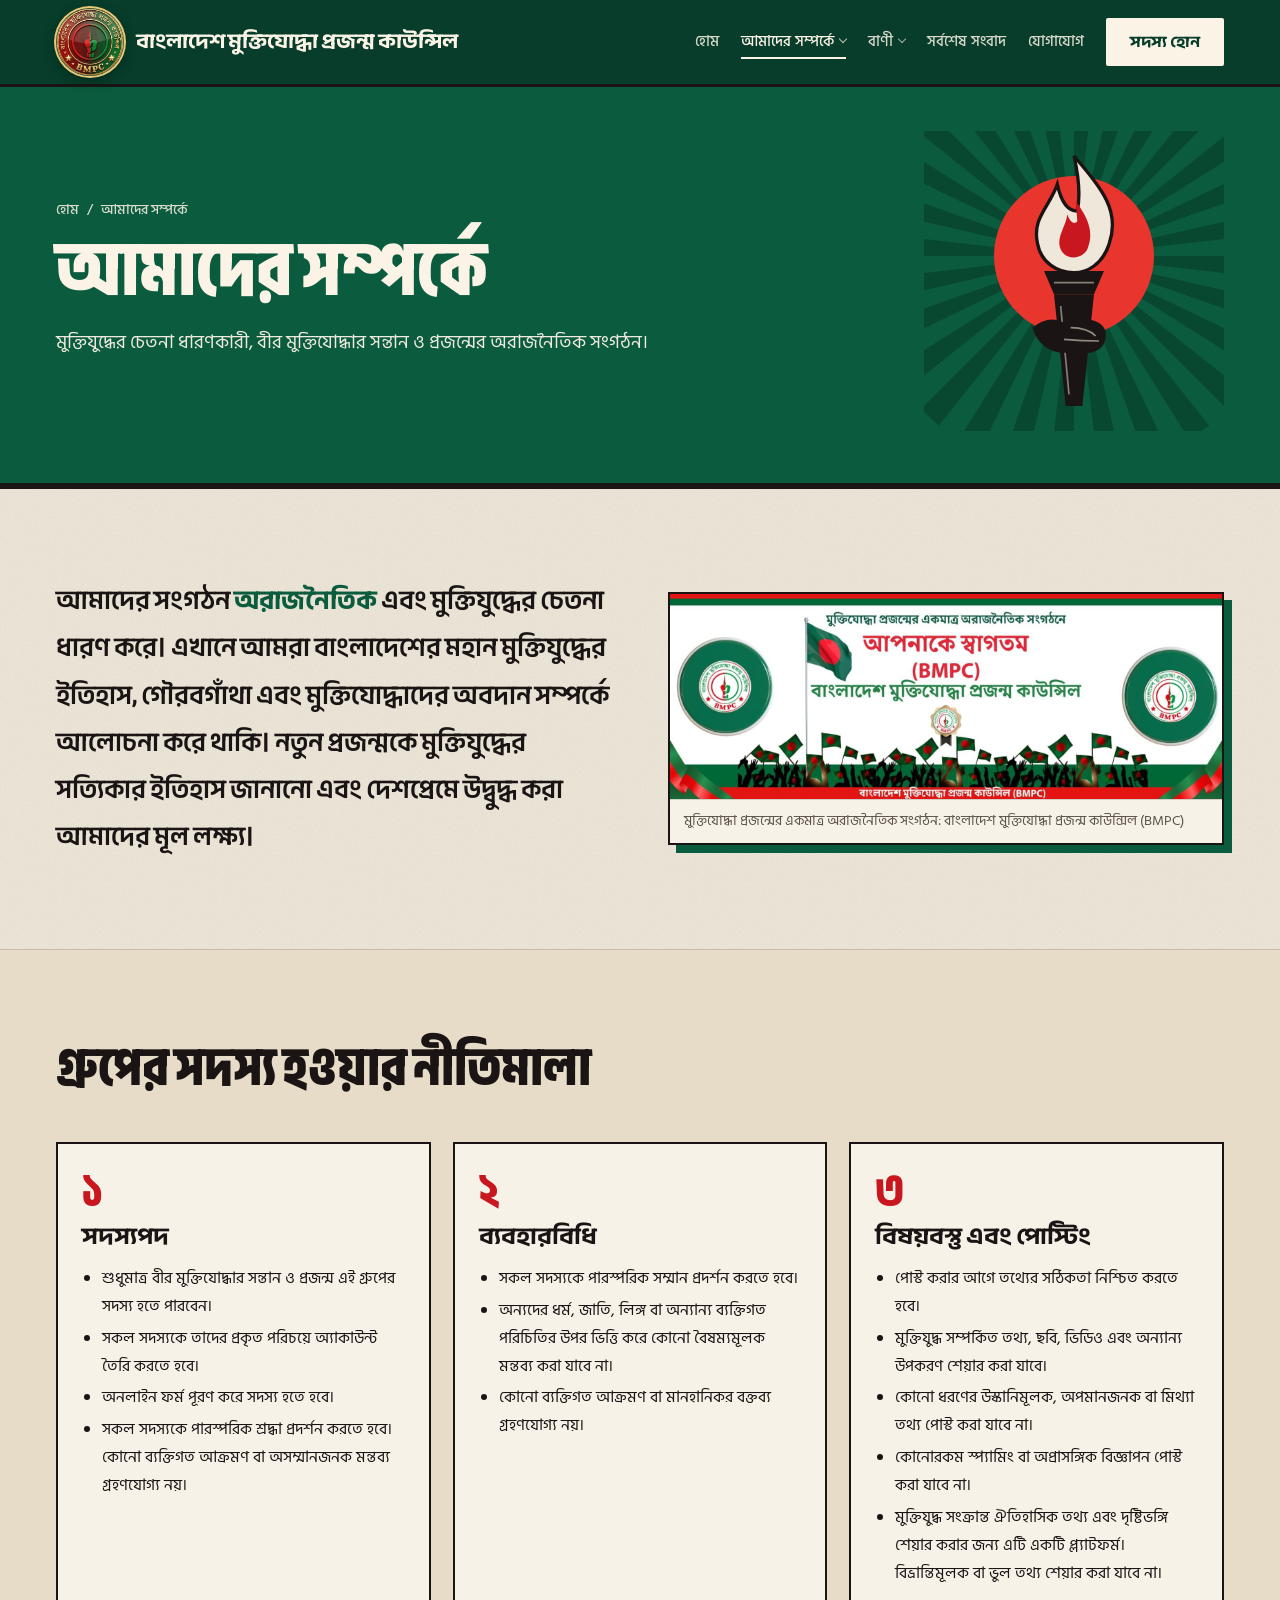
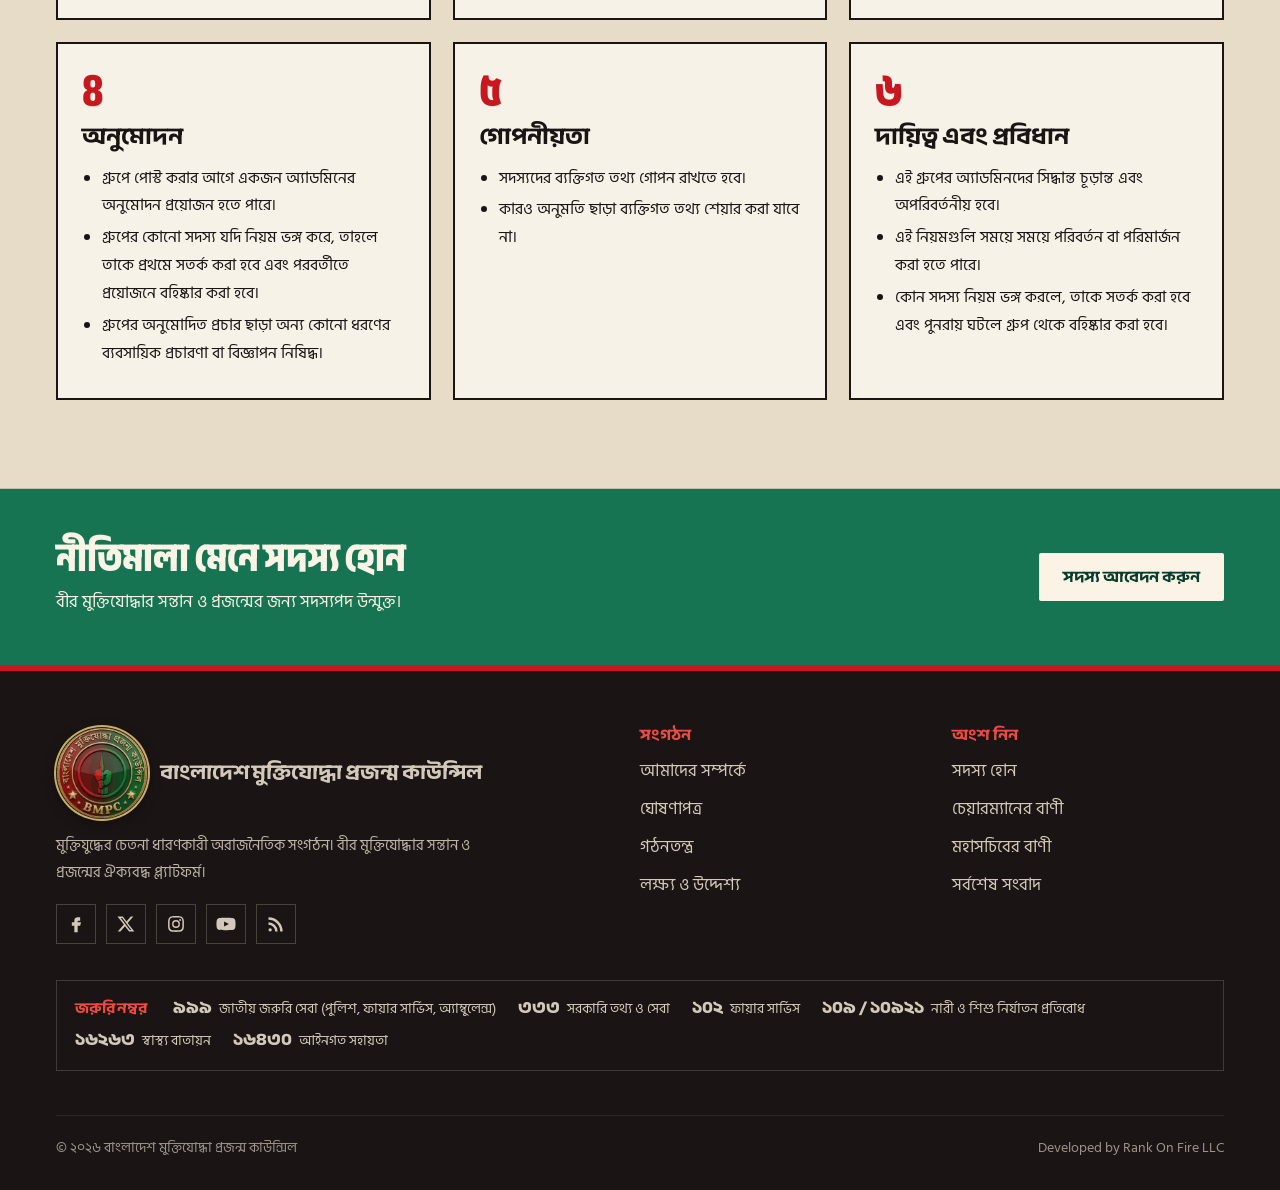
<file: design/about.html>
<!doctype html><html lang="bn"><head><meta charset="utf-8"><meta name="viewport" content="width=device-width,initial-scale=1,viewport-fit=cover"><title>আমাদের সম্পর্কে ও সদস্য নীতিমালা | BMPC</title>
<meta name="claude:viewport-fit-sides" content="cover">
<meta name="description" content="বাংলাদেশ মুক্তিযোদ্ধা প্রজন্ম কাউন্সিলের পরিচিতি ও সদস্য হওয়ার নীতিমালা: সদস্যপদ, ব্যবহারবিধি, পোস্টিং, অনুমোদন ও গোপনীয়তার নিয়ম।">
<link rel="canonical" href="https://bmpc.bd/about/">
<meta name="theme-color" content="#073D2A">
<link rel="icon" href="img/icon-32.png" sizes="32x32" type="image/png">
<link rel="apple-touch-icon" href="img/icon-180.png">
<meta property="og:type" content="website">
<meta property="og:site_name" content="বাংলাদেশ মুক্তিযোদ্ধা প্রজন্ম কাউন্সিল">
<meta property="og:locale" content="bn_BD">
<meta property="og:title" content="আমাদের সম্পর্কে ও সদস্য নীতিমালা | BMPC">
<meta property="og:description" content="বাংলাদেশ মুক্তিযোদ্ধা প্রজন্ম কাউন্সিলের পরিচিতি ও সদস্য হওয়ার নীতিমালা: সদস্যপদ, ব্যবহারবিধি, পোস্টিং, অনুমোদন ও গোপনীয়তার নিয়ম।">
<meta property="og:url" content="https://jamilahmed16.github.io/bmpcbd/about.html">
<meta property="og:image" content="https://jamilahmed16.github.io/bmpcbd/img/welcome-banner.jpg">
<meta name="twitter:card" content="summary_large_image">
<script type="application/ld+json">{"@context": "https://schema.org", "@graph": [{"@type": "NGO", "@id": "https://bmpc.bd/#organization", "name": "বাংলাদেশ মুক্তিযোদ্ধা প্রজন্ম কাউন্সিল", "alternateName": ["BMPC", "Bangladesh Muktijoddha Projonmo Council"], "url": "https://bmpc.bd/", "logo": {"@type": "ImageObject", "url": "https://bmpc.bd/wp-content/uploads/bmpc-logo.png"}, "description": "মুক্তিযুদ্ধের চেতনা ধারণকারী বীর মুক্তিযোদ্ধার সন্তান ও প্রজন্মের অরাজনৈতিক সংগঠন।", "areaServed": {"@type": "Country", "name": "Bangladesh"}, "inLanguage": "bn-BD", "member": [{"@id": "https://bmpc.bd/#chairman"}, {"@id": "https://bmpc.bd/#secretary-general"}]}, {"@type": "WebSite", "@id": "https://bmpc.bd/#website", "url": "https://bmpc.bd/", "name": "বাংলাদেশ মুক্তিযোদ্ধা প্রজন্ম কাউন্সিল", "inLanguage": "bn-BD", "publisher": {"@id": "https://bmpc.bd/#organization"}, "potentialAction": {"@type": "SearchAction", "target": "https://bmpc.bd/?s={search_term_string}", "query-input": "required name=search_term_string"}}, {"@type": "AboutPage", "@id": "https://bmpc.bd/about/#webpage", "url": "https://bmpc.bd/about/", "name": "আমাদের সম্পর্কে ও সদস্য নীতিমালা | BMPC", "description": "বাংলাদেশ মুক্তিযোদ্ধা প্রজন্ম কাউন্সিলের পরিচিতি ও সদস্য হওয়ার নীতিমালা: সদস্যপদ, ব্যবহারবিধি, পোস্টিং, অনুমোদন ও গোপনীয়তার নিয়ম।", "inLanguage": "bn-BD", "isPartOf": {"@id": "https://bmpc.bd/#website"}, "about": {"@id": "https://bmpc.bd/#organization"}, "breadcrumb": {"@id": "https://bmpc.bd/about/#breadcrumb"}, "primaryImageOfPage": {"@type": "ImageObject", "url": "https://jamilahmed16.github.io/bmpcbd/img/welcome-banner.jpg"}}, {"@type": "BreadcrumbList", "@id": "https://bmpc.bd/about/#breadcrumb", "itemListElement": [{"@type": "ListItem", "position": 1, "name": "হোম", "item": "https://bmpc.bd/"}, {"@type": "ListItem", "position": 2, "name": "আমাদের সম্পর্কে", "item": "https://bmpc.bd/about/"}]}]}</script>
<link rel="preconnect" href="https://fonts.googleapis.com"><link rel="preconnect" href="https://fonts.gstatic.com" crossorigin><link rel="stylesheet" href="https://fonts.googleapis.com/css2?family=Anek+Bangla:wdth,wght@75..100,400..800&family=Galada&family=Hind+Siliguri:wght@400;500;600&display=swap"><link rel="stylesheet" href="site.css"><script src="motion.js" defer></script>
<style>
.phero .wrap{display:grid;gap:14px;padding-block:44px 52px}
.phero h1{font-size:clamp(40px,6vw,78px);font-weight:800;font-stretch:76%;line-height:1.05}
.phero .lede{font-size:19px;max-width:42em;opacity:.95}
.phero.with-art .wrap{grid-template-columns:minmax(0,1.4fr) minmax(0,.6fr);align-items:center}
.phero .art svg{display:block;width:100%;max-width:300px;margin-left:auto;height:auto}
@media (max-width:820px){.phero.with-art .wrap{grid-template-columns:1fr}.phero .art{display:none}}
.cta{background:#167452;color:#FBF3E6}
.cta .wrap{display:flex;flex-wrap:wrap;gap:24px;align-items:center;justify-content:space-between;padding-block:48px}
.cta h2{font-size:clamp(28px,3.4vw,40px);font-weight:800;font-stretch:80%}
.cta p{margin-top:6px}
.meta{display:flex;flex-wrap:wrap;gap:8px 14px;align-items:center;font:500 14.5px/1.3 var(--f-body);color:var(--ink-soft)}
.chip-cat{font:700 13px/1 var(--f-body);background:var(--red);color:#fff;padding:7px 10px}
.note-draft{display:inline-flex;gap:10px;align-items:center;font:600 14px/1.4 var(--f-body);background:var(--paper-2);border:1px dashed var(--ink-soft);padding:10px 14px;color:var(--ink-soft)}

.intro .wrap{display:grid;grid-template-columns:minmax(0,1fr) minmax(0,1fr);gap:56px;align-items:center}
.intro p.big{font:600 clamp(21px,2.2vw,27px)/1.75 var(--f-display);font-stretch:92%}
.intro p.big strong{color:var(--green)}
.intro figure{margin:0;border:2px solid var(--ink);box-shadow:8px 8px 0 var(--green);background:#fff}
.intro figure img{display:block;width:100%;height:auto}
.intro figcaption{font-size:13.5px;color:var(--ink-soft);padding:10px 14px;border-top:1px solid var(--rule);background:var(--field)}
@media (max-width:880px){.intro .wrap{grid-template-columns:1fr;gap:32px}}
.rules{background:var(--paper-2);border-block:1px solid var(--rule)}
.rule-grid{display:grid;grid-template-columns:repeat(3,minmax(0,1fr));gap:22px}
.rule{background:var(--field);border:2px solid var(--ink);padding:24px 24px 26px;display:grid;gap:10px;align-content:start}
.rule .n{font:800 46px/1 var(--f-display);font-stretch:75%;color:var(--red)}
.rule h3{font-size:24px;font-weight:700}
.rule ul{margin:0;padding-left:20px;font-size:15.5px;line-height:1.8}
.rule li{margin:4px 0}
@media (max-width:980px){.rule-grid{grid-template-columns:repeat(2,minmax(0,1fr))}}
@media (max-width:620px){.rule-grid{grid-template-columns:1fr}}
</style>
</head><body><header class="top"><div class="wrap">
<a class="brand" href="index.html" aria-label="বাংলাদেশ মুক্তিযোদ্ধা প্রজন্ম কাউন্সিল, হোম"><img class="logo" src="img/logo.png" width="68" height="68" alt=""><span><b>বাংলাদেশ মুক্তিযোদ্ধা প্রজন্ম কাউন্সিল</b></span></a>
<nav class="nav" aria-label="প্রধান মেনু"><a href="index.html">হোম</a><div class="dd"><button type="button" class="dd-btn" aria-current="page" aria-haspopup="true">আমাদের সম্পর্কে<span class="chev" aria-hidden="true"></span></button><div class="dd-menu"><a href="about.html">পরিচিতি ও নীতিমালা</a><a href="manifesto.html">ঘোষণাপত্র</a><a href="constitution.html">গঠনতন্ত্র</a><a href="objectives.html">লক্ষ্য ও উদ্দেশ্য</a></div></div><div class="dd"><button type="button" class="dd-btn" aria-haspopup="true">বাণী<span class="chev" aria-hidden="true"></span></button><div class="dd-menu"><a href="chairman.html">চেয়ারম্যানের বাণী</a><a href="secretary.html">মহাসচিবের বাণী</a></div></div><a href="news.html">সর্বশেষ সংবাদ</a><a href="#footer">যোগাযোগ</a></nav>
<a class="btn btn-paper" href="join.html">সদস্য হোন</a>
<details class="menu"><summary>মেনু</summary><nav class="drop" aria-label="মোবাইল মেনু"><a href="index.html">হোম</a><span class="drop-h">আমাদের সম্পর্কে</span><a class="sub" href="about.html">পরিচিতি ও নীতিমালা</a><a class="sub" href="manifesto.html">ঘোষণাপত্র</a><a class="sub" href="constitution.html">গঠনতন্ত্র</a><a class="sub" href="objectives.html">লক্ষ্য ও উদ্দেশ্য</a><span class="drop-h">বাণী</span><a class="sub" href="chairman.html">চেয়ারম্যানের বাণী</a><a class="sub" href="secretary.html">মহাসচিবের বাণী</a><a href="news.html">সর্বশেষ সংবাদ</a><a href="#footer">যোগাযোগ</a><a href="join.html">সদস্য হোন</a></nav></details>
</div></header><main><section class="hero phero with-art"><div class="wrap"><div style="display:grid;gap:14px"><nav class="crumbs" aria-label="অবস্থান"><a href="index.html">হোম</a><span aria-hidden="true">/</span><span>আমাদের সম্পর্কে</span></nav><h1>আমাদের সম্পর্কে</h1><p class="lede">মুক্তিযুদ্ধের চেতনা ধারণকারী, বীর মুক্তিযোদ্ধার সন্তান ও প্রজন্মের অরাজনৈতিক সংগঠন।</p></div><div class="art poster"><svg viewBox="0 0 360 360" role="img" aria-label="মুক্তিযুদ্ধের চেতনার মশাল"><g class="" fill="var(--burst)" opacity="0.6"><path d="M180 150 L440.0 150.0 L438.4 179.1Z"/><path d="M180 150 L433.5 207.9 L425.4 235.9Z"/><path d="M180 150 L414.3 262.8 L400.1 288.3Z"/><path d="M180 150 L383.3 312.1 L363.8 333.8Z"/><path d="M180 150 L342.1 353.3 L318.3 370.1Z"/><path d="M180 150 L292.8 384.3 L265.9 395.4Z"/><path d="M180 150 L237.9 403.5 L209.1 408.4Z"/><path d="M180 150 L180.0 410.0 L150.9 408.4Z"/><path d="M180 150 L122.1 403.5 L94.1 395.4Z"/><path d="M180 150 L67.2 384.3 L41.7 370.1Z"/><path d="M180 150 L17.9 353.3 L-3.8 333.8Z"/><path d="M180 150 L-23.3 312.1 L-40.1 288.3Z"/><path d="M180 150 L-54.3 262.8 L-65.4 235.9Z"/><path d="M180 150 L-73.5 207.9 L-78.4 179.1Z"/><path d="M180 150 L-80.0 150.0 L-78.4 120.9Z"/><path d="M180 150 L-73.5 92.1 L-65.4 64.1Z"/><path d="M180 150 L-54.3 37.2 L-40.1 11.7Z"/><path d="M180 150 L-23.3 -12.1 L-3.8 -33.8Z"/><path d="M180 150 L17.9 -53.3 L41.7 -70.1Z"/><path d="M180 150 L67.2 -84.3 L94.1 -95.4Z"/><path d="M180 150 L122.1 -103.5 L150.9 -108.4Z"/><path d="M180 150 L180.0 -110.0 L209.1 -108.4Z"/><path d="M180 150 L237.9 -103.5 L265.9 -95.4Z"/><path d="M180 150 L292.8 -84.3 L318.3 -70.1Z"/><path d="M180 150 L342.1 -53.3 L363.8 -33.8Z"/><path d="M180 150 L383.3 -12.1 L400.1 11.7Z"/><path d="M180 150 L414.3 37.2 L425.4 64.1Z"/><path d="M180 150 L433.5 92.1 L438.4 120.9Z"/></g><circle cx="180" cy="150" r="96" fill="var(--sun)"/><path d="M180 30 C214 70 236 96 222 136 C214 160 196 170 180 170 C160 170 140 158 136 134 C130 104 150 92 160 64 C166 92 176 96 184 96 C188 76 186 56 180 30Z" fill="var(--paper)" stroke="var(--ink)" stroke-width="4"/><path d="M182 84 C198 106 204 122 196 142 C190 154 170 156 164 142 C158 128 170 116 172 100 C176 112 182 112 184 108Z" fill="var(--red)"/><path d="M144 168 L216 168 L204 196 L156 196Z" fill="var(--ink)"/><path d="M156 196 L204 196 L190 330 L170 330Z" fill="var(--ink)"/><g stroke="var(--carve)" stroke-width="2" opacity=".5"><line x1="164" y1="210" x2="174" y2="316"/><line x1="156" y1="182" x2="204" y2="182"/></g><path d="M130 236 Q150 220 168 230 L192 226 Q212 226 218 240 Q220 262 200 266 L164 266 Q138 262 130 236Z" fill="var(--ink)"/><g stroke="var(--carve)" stroke-width="2" fill="none" opacity=".55"><path d="M176 236 Q196 236 206 246"/><path d="M168 250 Q190 252 210 252"/></g></svg></div></div></section>
<section class="intro"><div class="wrap">
 <div><p class="big">আমাদের সংগঠন <strong>অরাজনৈতিক</strong> এবং মুক্তিযুদ্ধের চেতনা ধারণ করে। এখানে আমরা বাংলাদেশের মহান মুক্তিযুদ্ধের ইতিহাস, গৌরবগাঁথা এবং মুক্তিযোদ্ধাদের অবদান সম্পর্কে আলোচনা করে থাকি। নতুন প্রজন্মকে মুক্তিযুদ্ধের সত্যিকার ইতিহাস জানানো এবং দেশপ্রেমে উদ্বুদ্ধ করা আমাদের মূল লক্ষ্য।</p></div>
 <figure><img src="img/welcome-banner.jpg" alt="বাংলাদেশ মুক্তিযোদ্ধা প্রজন্ম কাউন্সিল (BMPC): মুক্তিযোদ্ধা প্রজন্মের একমাত্র অরাজনৈতিক সংগঠনে আপনাকে স্বাগতম" width="960" height="354" loading="lazy"><figcaption>মুক্তিযোদ্ধা প্রজন্মের একমাত্র অরাজনৈতিক সংগঠন: বাংলাদেশ মুক্তিযোদ্ধা প্রজন্ম কাউন্সিল (BMPC)</figcaption></figure>
</div></section>
<section class="rules" id="policy"><div class="wrap">
 <div class="sec-head"><h2>গ্রুপের সদস্য হওয়ার নীতিমালা</h2></div>
 <div class="rule-grid"><article class="rule"><span class="n">১</span><h3>সদস্যপদ</h3><ul><li>শুধুমাত্র বীর মুক্তিযোদ্ধার সন্তান ও প্রজন্ম এই গ্রুপের সদস্য হতে পারবেন।</li><li>সকল সদস্যকে তাদের প্রকৃত পরিচয়ে অ্যাকাউন্ট তৈরি করতে হবে।</li><li>অনলাইন ফর্ম পূরণ করে সদস্য হতে হবে।</li><li>সকল সদস্যকে পারস্পরিক শ্রদ্ধা প্রদর্শন করতে হবে। কোনো ব্যক্তিগত আক্রমণ বা অসম্মানজনক মন্তব্য গ্রহণযোগ্য নয়।</li></ul></article><article class="rule"><span class="n">২</span><h3>ব্যবহারবিধি</h3><ul><li>সকল সদস্যকে পারস্পরিক সম্মান প্রদর্শন করতে হবে।</li><li>অন্যদের ধর্ম, জাতি, লিঙ্গ বা অন্যান্য ব্যক্তিগত পরিচিতির উপর ভিত্তি করে কোনো বৈষম্যমূলক মন্তব্য করা যাবে না।</li><li>কোনো ব্যক্তিগত আক্রমণ বা মানহানিকর বক্তব্য গ্রহণযোগ্য নয়।</li></ul></article><article class="rule"><span class="n">৩</span><h3>বিষয়বস্তু এবং পোস্টিং</h3><ul><li>পোস্ট করার আগে তথ্যের সঠিকতা নিশ্চিত করতে হবে।</li><li>মুক্তিযুদ্ধ সম্পর্কিত তথ্য, ছবি, ভিডিও এবং অন্যান্য উপকরণ শেয়ার করা যাবে।</li><li>কোনো ধরণের উস্কানিমূলক, অপমানজনক বা মিথ্যা তথ্য পোস্ট করা যাবে না।</li><li>কোনোরকম স্প্যামিং বা অপ্রাসঙ্গিক বিজ্ঞাপন পোস্ট করা যাবে না।</li><li>মুক্তিযুদ্ধ সংক্রান্ত ঐতিহাসিক তথ্য এবং দৃষ্টিভঙ্গি শেয়ার করার জন্য এটি একটি প্ল্যাটফর্ম। বিভ্রান্তিমূলক বা ভুল তথ্য শেয়ার করা যাবে না।</li></ul></article><article class="rule"><span class="n">৪</span><h3>অনুমোদন</h3><ul><li>গ্রুপে পোস্ট করার আগে একজন অ্যাডমিনের অনুমোদন প্রয়োজন হতে পারে।</li><li>গ্রুপের কোনো সদস্য যদি নিয়ম ভঙ্গ করে, তাহলে তাকে প্রথমে সতর্ক করা হবে এবং পরবর্তীতে প্রয়োজনে বহিষ্কার করা হবে।</li><li>গ্রুপের অনুমোদিত প্রচার ছাড়া অন্য কোনো ধরণের ব্যবসায়িক প্রচারণা বা বিজ্ঞাপন নিষিদ্ধ।</li></ul></article><article class="rule"><span class="n">৫</span><h3>গোপনীয়তা</h3><ul><li>সদস্যদের ব্যক্তিগত তথ্য গোপন রাখতে হবে।</li><li>কারও অনুমতি ছাড়া ব্যক্তিগত তথ্য শেয়ার করা যাবে না।</li></ul></article><article class="rule"><span class="n">৬</span><h3>দায়িত্ব এবং প্রবিধান</h3><ul><li>এই গ্রুপের অ্যাডমিনদের সিদ্ধান্ত চূড়ান্ত এবং অপরিবর্তনীয় হবে।</li><li>এই নিয়মগুলি সময়ে সময়ে পরিবর্তন বা পরিমার্জন করা হতে পারে।</li><li>কোন সদস্য নিয়ম ভঙ্গ করলে, তাকে সতর্ক করা হবে এবং পুনরায় ঘটলে গ্রুপ থেকে বহিষ্কার করা হবে।</li></ul></article></div>
</div></section><section class="cta" style="padding-block:0"><div class="wrap"><div><h2>নীতিমালা মেনে সদস্য হোন</h2><p>বীর মুক্তিযোদ্ধার সন্তান ও প্রজন্মের জন্য সদস্যপদ উন্মুক্ত।</p></div><a class="btn btn-paper" href="join.html">সদস্য আবেদন করুন</a></div></section></main><footer id="footer"><div class="wrap"><div class="cols">
<div><a class="brand" href="index.html"><img class="logo" src="img/logo.png" width="68" height="68" alt=""><span><b>বাংলাদেশ মুক্তিযোদ্ধা প্রজন্ম কাউন্সিল</b></span></a>
<p class="about-f">মুক্তিযুদ্ধের চেতনা ধারণকারী অরাজনৈতিক সংগঠন। বীর মুক্তিযোদ্ধার সন্তান ও প্রজন্মের ঐক্যবদ্ধ প্ল্যাটফর্ম।</p><div class="social" aria-label="সামাজিক যোগাযোগ"><a href="#" aria-label="Facebook"><svg viewBox="0 0 24 24" width="20" height="20"><path fill="currentColor" d="M14 8h3V4h-3c-2.8 0-4 1.7-4 4.2V10H7v4h3v8h4v-8h3l1-4h-4V8.6c0-.4.3-.6.6-.6z"/></svg></a><a href="#" aria-label="X"><svg viewBox="0 0 24 24" width="20" height="20"><path fill="currentColor" d="M17.7 3h3.1l-6.8 7.8L22 21h-6.3l-4.9-6.4L5.2 21H2.1l7.3-8.3L1.8 3h6.4l4.4 5.9zm-1.1 16.2h1.7L7.5 4.7H5.7z"/></svg></a><a href="#" aria-label="Instagram"><svg viewBox="0 0 24 24" width="20" height="20"><path fill="currentColor" d="M12 7.3A4.7 4.7 0 1 0 12 16.7 4.7 4.7 0 0 0 12 7.3zm0 7.7a3 3 0 1 1 0-6 3 3 0 0 1 0 6zm4.9-8.9a1.1 1.1 0 1 1 0 2.2 1.1 1.1 0 0 1 0-2.2zM12 2.5c-2.6 0-2.9 0-3.9.1C4.6 2.7 2.7 4.6 2.6 8.1c-.1 1-.1 1.3-.1 3.9s0 2.9.1 3.9c.1 3.5 2 5.4 5.5 5.5 1 .1 1.3.1 3.9.1s2.9 0 3.9-.1c3.5-.1 5.4-2 5.5-5.5.1-1 .1-1.3.1-3.9s0-2.9-.1-3.9c-.1-3.5-2-5.4-5.5-5.5-1-.1-1.3-.1-3.9-.1zm0 1.7c2.5 0 2.8 0 3.8.1 2.5.1 3.7 1.3 3.8 3.8.1 1 .1 1.3.1 3.8s0 2.8-.1 3.8c-.1 2.5-1.3 3.7-3.8 3.8-1 .1-1.3.1-3.8.1s-2.8 0-3.8-.1c-2.5-.1-3.7-1.3-3.8-3.8-.1-1-.1-1.3-.1-3.8s0-2.8.1-3.8C4.5 5.6 5.7 4.4 8.2 4.3c1-.1 1.3-.1 3.8-.1z"/></svg></a><a href="https://www.youtube.com/channel/UC3pXvRvIoVYgEGwdkNx3Gfw" aria-label="YouTube" rel="noopener" target="_blank"><svg viewBox="0 0 24 24" width="20" height="20"><path fill="currentColor" d="M23 7.2a3 3 0 0 0-2.1-2.1C19 4.6 12 4.6 12 4.6s-7 0-8.9.5A3 3 0 0 0 1 7.2 31 31 0 0 0 .5 12a31 31 0 0 0 .5 4.8 3 3 0 0 0 2.1 2.1c1.9.5 8.9.5 8.9.5s7 0 8.9-.5a3 3 0 0 0 2.1-2.1 31 31 0 0 0 .5-4.8 31 31 0 0 0-.5-4.8zM9.7 15V9l5.8 3z"/></svg></a><a href="news.html" aria-label="সংবাদ (RSS)"><svg viewBox="0 0 24 24" width="20" height="20"><path fill="currentColor" d="M5 17a2 2 0 1 1 0 4 2 2 0 0 1 0-4zM3 10v3a8 8 0 0 1 8 8h3A11 11 0 0 0 3 10zm0-6v3a14 14 0 0 1 14 14h3A17 17 0 0 0 3 4z"/></svg></a></div></div>
<div><h2 class="fh">সংগঠন</h2><ul><li><a href="about.html">আমাদের সম্পর্কে</a></li><li><a href="manifesto.html">ঘোষণাপত্র</a></li><li><a href="constitution.html">গঠনতন্ত্র</a></li><li><a href="objectives.html">লক্ষ্য ও উদ্দেশ্য</a></li></ul></div>
<div><h2 class="fh">অংশ নিন</h2><ul><li><a href="join.html">সদস্য হোন</a></li><li><a href="chairman.html">চেয়ারম্যানের বাণী</a></li><li><a href="secretary.html">মহাসচিবের বাণী</a></li><li><a href="news.html">সর্বশেষ সংবাদ</a></li></ul></div>
</div><div class="emergency" aria-label="জরুরি হটলাইন"><b>জরুরি নম্বর</b><span><strong>৯৯৯</strong> জাতীয় জরুরি সেবা (পুলিশ, ফায়ার সার্ভিস, অ্যাম্বুলেন্স)</span><span><strong>৩৩৩</strong> সরকারি তথ্য ও সেবা</span><span><strong>১০২</strong> ফায়ার সার্ভিস</span><span><strong>১০৯ / ১০৯২১</strong> নারী ও শিশু নির্যাতন প্রতিরোধ</span><span><strong>১৬২৬৩</strong> স্বাস্থ্য বাতায়ন</span><span><strong>১৬৪৩০</strong> আইনগত সহায়তা</span></div><div class="legal"><span>© ২০২৬ বাংলাদেশ মুক্তিযোদ্ধা প্রজন্ম কাউন্সিল</span><span>Developed by Rank On Fire LLC</span></div></div></footer></body></html>
</file>
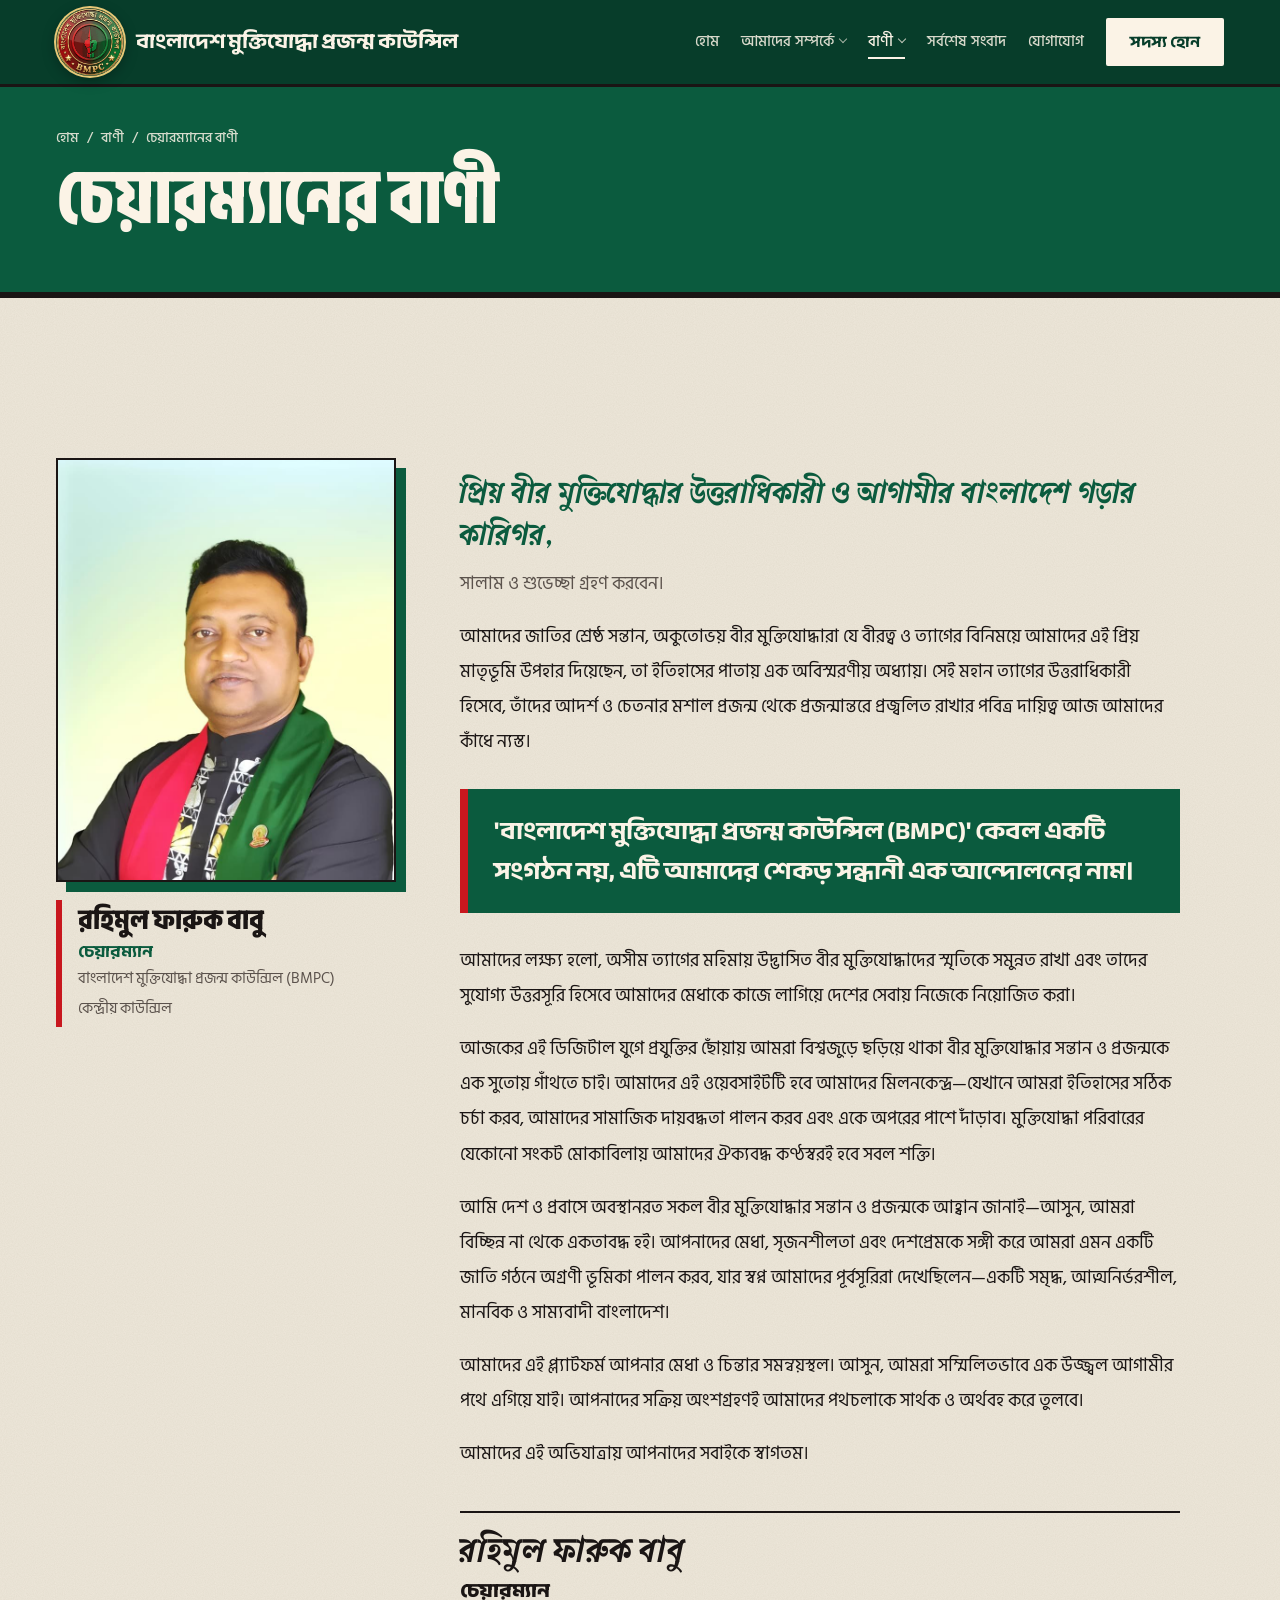
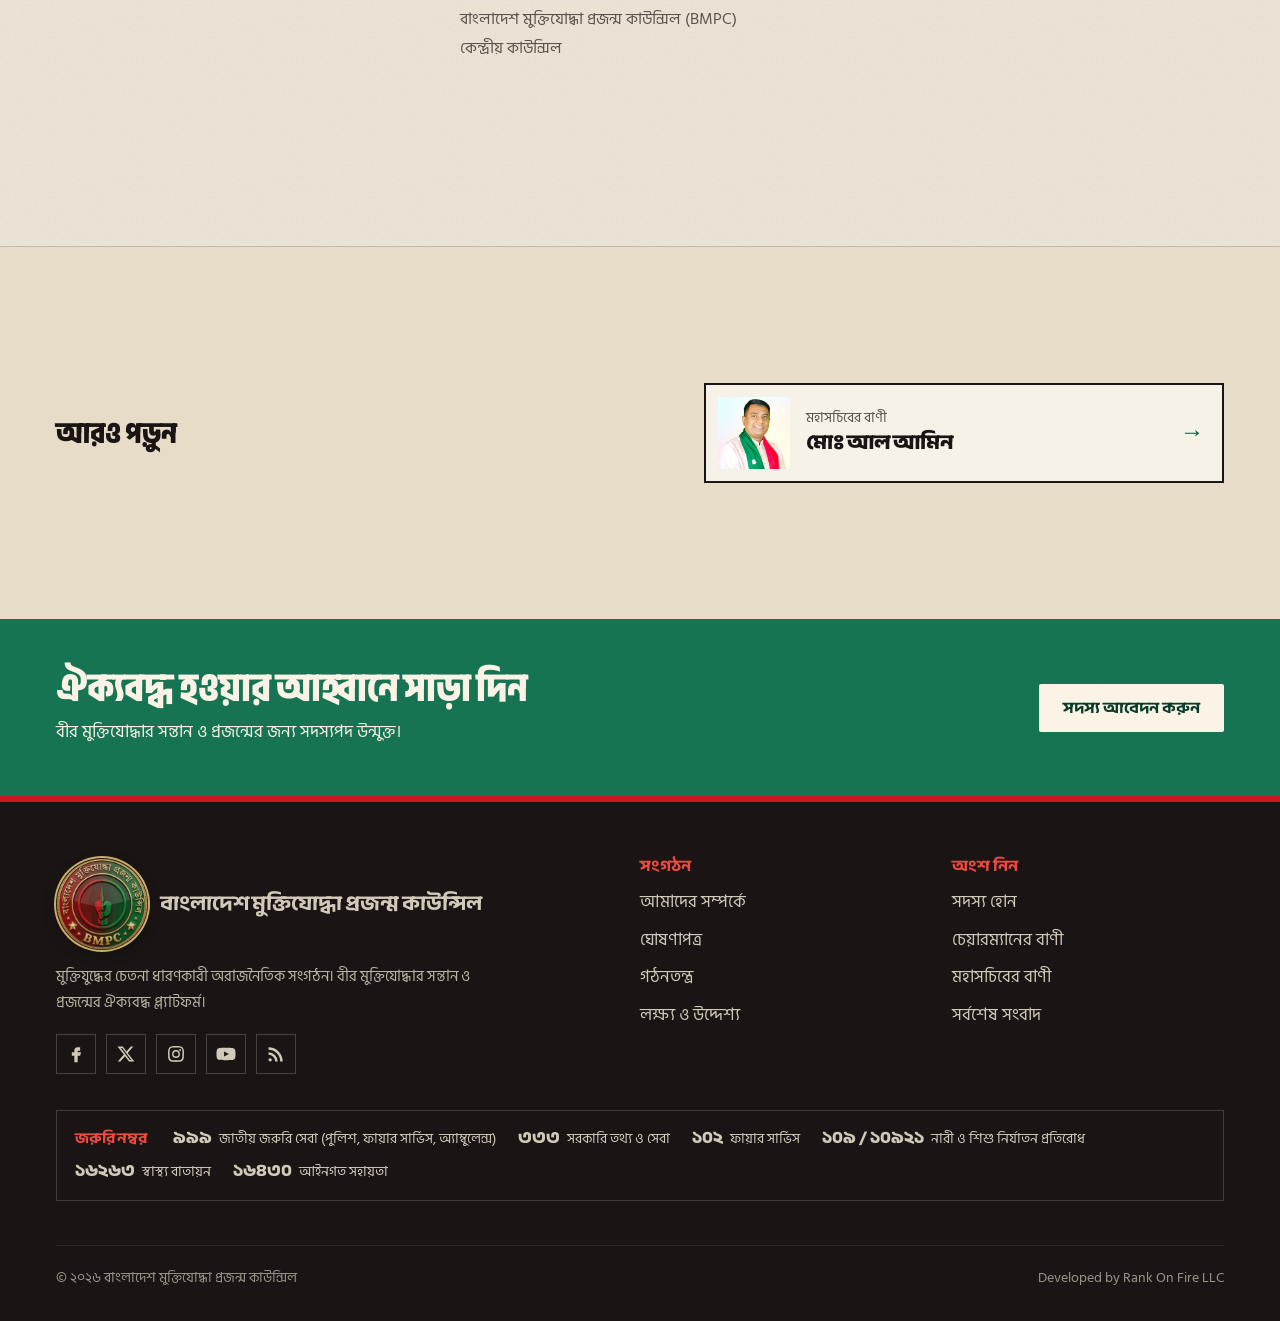
<file: design/chairman.html>
<!doctype html><html lang="bn"><head><meta charset="utf-8"><meta name="viewport" content="width=device-width,initial-scale=1,viewport-fit=cover"><title>চেয়ারম্যানের বাণী: রহিমুল ফারুক বাবু | BMPC</title>
<meta name="claude:viewport-fit-sides" content="cover">
<meta name="description" content="বাংলাদেশ মুক্তিযোদ্ধা প্রজন্ম কাউন্সিলের চেয়ারম্যান রহিমুল ফারুক বাবুর বাণী: দেশ ও প্রবাসের সকল বীর মুক্তিযোদ্ধার সন্তান ও প্রজন্মকে একতাবদ্ধ হওয়ার আহ্বান।">
<link rel="canonical" href="https://bmpc.bd/chairman-message/">
<meta name="theme-color" content="#073D2A">
<link rel="icon" href="img/icon-32.png" sizes="32x32" type="image/png">
<link rel="apple-touch-icon" href="img/icon-180.png">
<meta property="og:type" content="website">
<meta property="og:site_name" content="বাংলাদেশ মুক্তিযোদ্ধা প্রজন্ম কাউন্সিল">
<meta property="og:locale" content="bn_BD">
<meta property="og:title" content="চেয়ারম্যানের বাণী: রহিমুল ফারুক বাবু | BMPC">
<meta property="og:description" content="বাংলাদেশ মুক্তিযোদ্ধা প্রজন্ম কাউন্সিলের চেয়ারম্যান রহিমুল ফারুক বাবুর বাণী: দেশ ও প্রবাসের সকল বীর মুক্তিযোদ্ধার সন্তান ও প্রজন্মকে একতাবদ্ধ হওয়ার আহ্বান।">
<meta property="og:url" content="https://jamilahmed16.github.io/bmpcbd/chairman.html">
<meta property="og:image" content="https://jamilahmed16.github.io/bmpcbd/img/chairman.jpg">
<meta name="twitter:card" content="summary_large_image">
<script type="application/ld+json">{"@context": "https://schema.org", "@graph": [{"@type": "NGO", "@id": "https://bmpc.bd/#organization", "name": "বাংলাদেশ মুক্তিযোদ্ধা প্রজন্ম কাউন্সিল", "alternateName": ["BMPC", "Bangladesh Muktijoddha Projonmo Council"], "url": "https://bmpc.bd/", "logo": {"@type": "ImageObject", "url": "https://bmpc.bd/wp-content/uploads/bmpc-logo.png"}, "description": "মুক্তিযুদ্ধের চেতনা ধারণকারী বীর মুক্তিযোদ্ধার সন্তান ও প্রজন্মের অরাজনৈতিক সংগঠন।", "areaServed": {"@type": "Country", "name": "Bangladesh"}, "inLanguage": "bn-BD", "member": [{"@id": "https://bmpc.bd/#chairman"}, {"@id": "https://bmpc.bd/#secretary-general"}]}, {"@type": "WebSite", "@id": "https://bmpc.bd/#website", "url": "https://bmpc.bd/", "name": "বাংলাদেশ মুক্তিযোদ্ধা প্রজন্ম কাউন্সিল", "inLanguage": "bn-BD", "publisher": {"@id": "https://bmpc.bd/#organization"}, "potentialAction": {"@type": "SearchAction", "target": "https://bmpc.bd/?s={search_term_string}", "query-input": "required name=search_term_string"}}, {"@type": "ProfilePage", "@id": "https://bmpc.bd/chairman-message/#webpage", "url": "https://bmpc.bd/chairman-message/", "name": "চেয়ারম্যানের বাণী: রহিমুল ফারুক বাবু | BMPC", "description": "বাংলাদেশ মুক্তিযোদ্ধা প্রজন্ম কাউন্সিলের চেয়ারম্যান রহিমুল ফারুক বাবুর বাণী: দেশ ও প্রবাসের সকল বীর মুক্তিযোদ্ধার সন্তান ও প্রজন্মকে একতাবদ্ধ হওয়ার আহ্বান।", "inLanguage": "bn-BD", "isPartOf": {"@id": "https://bmpc.bd/#website"}, "about": {"@id": "https://bmpc.bd/#organization"}, "breadcrumb": {"@id": "https://bmpc.bd/chairman-message/#breadcrumb"}, "primaryImageOfPage": {"@type": "ImageObject", "url": "https://jamilahmed16.github.io/bmpcbd/img/chairman.jpg"}, "mainEntity": {"@id": "https://bmpc.bd/#chairman"}}, {"@type": "BreadcrumbList", "@id": "https://bmpc.bd/chairman-message/#breadcrumb", "itemListElement": [{"@type": "ListItem", "position": 1, "name": "হোম", "item": "https://bmpc.bd/"}, {"@type": "ListItem", "position": 2, "name": "চেয়ারম্যানের বাণী", "item": "https://bmpc.bd/chairman-message/"}]}, {"@type": "Person", "@id": "https://bmpc.bd/#chairman", "name": "রহিমুল ফারুক বাবু", "jobTitle": "চেয়ারম্যান, কেন্দ্রীয় কাউন্সিল", "worksFor": {"@id": "https://bmpc.bd/#organization"}, "image": "https://bmpc.bd/wp-content/uploads/chairman.jpg"}]}</script>
<link rel="preconnect" href="https://fonts.googleapis.com"><link rel="preconnect" href="https://fonts.gstatic.com" crossorigin><link rel="stylesheet" href="https://fonts.googleapis.com/css2?family=Anek+Bangla:wdth,wght@75..100,400..800&family=Galada&family=Hind+Siliguri:wght@400;500;600&display=swap"><link rel="stylesheet" href="site.css"><script src="motion.js" defer></script>
<style>
.phero .wrap{display:grid;gap:14px;padding-block:44px 52px}
.phero h1{font-size:clamp(40px,6vw,78px);font-weight:800;font-stretch:76%;line-height:1.05}
.phero .lede{font-size:19px;max-width:42em;opacity:.95}
.phero.with-art .wrap{grid-template-columns:minmax(0,1.4fr) minmax(0,.6fr);align-items:center}
.phero .art svg{display:block;width:100%;max-width:300px;margin-left:auto;height:auto}
@media (max-width:820px){.phero.with-art .wrap{grid-template-columns:1fr}.phero .art{display:none}}
.cta{background:#167452;color:#FBF3E6}
.cta .wrap{display:flex;flex-wrap:wrap;gap:24px;align-items:center;justify-content:space-between;padding-block:48px}
.cta h2{font-size:clamp(28px,3.4vw,40px);font-weight:800;font-stretch:80%}
.cta p{margin-top:6px}
.meta{display:flex;flex-wrap:wrap;gap:8px 14px;align-items:center;font:500 14.5px/1.3 var(--f-body);color:var(--ink-soft)}
.chip-cat{font:700 13px/1 var(--f-body);background:var(--red);color:#fff;padding:7px 10px}
.note-draft{display:inline-flex;gap:10px;align-items:center;font:600 14px/1.4 var(--f-body);background:var(--paper-2);border:1px dashed var(--ink-soft);padding:10px 14px;color:var(--ink-soft)}

.msg .wrap{display:grid;grid-template-columns:340px minmax(0,1fr);gap:64px;align-items:start;padding-block:72px 96px}
.who{position:sticky;top:calc(env(safe-area-inset-top,0px) + 96px);display:grid;gap:18px}
.who figure{margin:0;border:2px solid var(--ink);box-shadow:10px 10px 0 var(--green);background:var(--field)}
.who img{display:block;width:100%;height:auto;aspect-ratio:4/5;object-fit:cover;object-position:top}
.who .card{border-left:6px solid var(--red);padding:4px 0 4px 16px}
.who b{display:block;font:800 28px/1.15 var(--f-display);font-stretch:84%}
.who span{display:block;color:var(--ink-soft);font-size:15px;margin-top:4px}
.who .role{font:700 17px/1.2 var(--f-display);color:var(--green);margin-top:6px}
.letter{max-width:720px;min-width:0}
.letter .salute{font-family:var(--f-script);font-size:clamp(24px,2.6vw,30px);line-height:1.4;color:var(--green)}
.letter p{font-size:18px;line-height:1.95;margin-top:18px}
.letter p.greet{margin-top:6px;color:var(--ink-soft)}
.letter blockquote{margin:30px 0;padding:22px 26px;background:var(--green);color:#FBF3E6;font:700 clamp(20px,2.2vw,25px)/1.6 var(--f-display);border-left:8px solid var(--red)}
.sign{margin-top:40px;padding-top:22px;border-top:2px solid var(--ink);display:grid;gap:2px}
.sign .sig{font-family:var(--f-script);font-size:34px;color:var(--ink);line-height:1.2}
.sign b{font:800 20px/1.3 var(--f-display)}
.sign span{color:var(--ink-soft);font-size:15.5px}
@media (max-width:900px){.msg .wrap{grid-template-columns:1fr;gap:36px}.who{position:static;grid-template-columns:160px minmax(0,1fr);align-items:end}.who figure{box-shadow:6px 6px 0 var(--green)}}
@media (max-width:420px){.who{grid-template-columns:120px minmax(0,1fr)}.who b{font-size:22px}}
.other{background:var(--paper-2);border-top:1px solid var(--rule)}
.other .wrap{padding-block:48px;display:flex;flex-wrap:wrap;gap:20px;align-items:center;justify-content:space-between}
.other-h{font:800 clamp(24px,2.6vw,30px)/1.2 var(--f-display);font-stretch:82%;margin:0}
.other a.card2{display:grid;grid-template-columns:72px minmax(0,1fr) auto;gap:16px;align-items:center;text-decoration:none;border:2px solid var(--ink);background:var(--field);padding:12px 18px 12px 12px;min-width:0;max-width:520px;width:100%}
.other a.card2:hover{box-shadow:6px 6px 0 var(--green)}
.other img{width:72px;height:72px;object-fit:cover;object-position:top}
.other small{display:block;color:var(--ink-soft);font-size:13.5px}
.other strong{font:800 21px/1.2 var(--f-display)}
.other .arr{font:800 24px/1 var(--f-display);color:var(--green)}
</style>
</head><body><header class="top"><div class="wrap">
<a class="brand" href="index.html" aria-label="বাংলাদেশ মুক্তিযোদ্ধা প্রজন্ম কাউন্সিল, হোম"><img class="logo" src="img/logo.png" width="68" height="68" alt=""><span><b>বাংলাদেশ মুক্তিযোদ্ধা প্রজন্ম কাউন্সিল</b></span></a>
<nav class="nav" aria-label="প্রধান মেনু"><a href="index.html">হোম</a><div class="dd"><button type="button" class="dd-btn" aria-haspopup="true">আমাদের সম্পর্কে<span class="chev" aria-hidden="true"></span></button><div class="dd-menu"><a href="about.html">পরিচিতি ও নীতিমালা</a><a href="manifesto.html">ঘোষণাপত্র</a><a href="constitution.html">গঠনতন্ত্র</a><a href="objectives.html">লক্ষ্য ও উদ্দেশ্য</a></div></div><div class="dd"><button type="button" class="dd-btn" aria-current="page" aria-haspopup="true">বাণী<span class="chev" aria-hidden="true"></span></button><div class="dd-menu"><a href="chairman.html">চেয়ারম্যানের বাণী</a><a href="secretary.html">মহাসচিবের বাণী</a></div></div><a href="news.html">সর্বশেষ সংবাদ</a><a href="#footer">যোগাযোগ</a></nav>
<a class="btn btn-paper" href="join.html">সদস্য হোন</a>
<details class="menu"><summary>মেনু</summary><nav class="drop" aria-label="মোবাইল মেনু"><a href="index.html">হোম</a><span class="drop-h">আমাদের সম্পর্কে</span><a class="sub" href="about.html">পরিচিতি ও নীতিমালা</a><a class="sub" href="manifesto.html">ঘোষণাপত্র</a><a class="sub" href="constitution.html">গঠনতন্ত্র</a><a class="sub" href="objectives.html">লক্ষ্য ও উদ্দেশ্য</a><span class="drop-h">বাণী</span><a class="sub" href="chairman.html">চেয়ারম্যানের বাণী</a><a class="sub" href="secretary.html">মহাসচিবের বাণী</a><a href="news.html">সর্বশেষ সংবাদ</a><a href="#footer">যোগাযোগ</a><a href="join.html">সদস্য হোন</a></nav></details>
</div></header><main><section class="hero phero"><div class="wrap"><div style="display:grid;gap:14px"><nav class="crumbs" aria-label="অবস্থান"><a href="index.html">হোম</a><span aria-hidden="true">/</span><span>বাণী</span><span aria-hidden="true">/</span><span>চেয়ারম্যানের বাণী</span></nav><h1>চেয়ারম্যানের বাণী</h1></div></div></section>
<section class="msg"><div class="wrap">
 <div class="who"><figure><img src="img/chairman.jpg" alt="রহিমুল ফারুক বাবু, চেয়ারম্যান" width="480" height="600"></figure>
  <div class="card"><b>রহিমুল ফারুক বাবু</b><p class="role">চেয়ারম্যান</p><span>বাংলাদেশ মুক্তিযোদ্ধা প্রজন্ম কাউন্সিল (BMPC)</span><span>কেন্দ্রীয় কাউন্সিল</span></div></div>
 <article class="letter"><p class="salute">প্রিয় বীর মুক্তিযোদ্ধার উত্তরাধিকারী ও আগামীর বাংলাদেশ গড়ার কারিগর,</p><p class="greet">সালাম ও শুভেচ্ছা গ্রহণ করবেন।</p><p>আমাদের জাতির শ্রেষ্ঠ সন্তান, অকুতোভয় বীর মুক্তিযোদ্ধারা যে বীরত্ব ও ত্যাগের বিনিময়ে আমাদের এই প্রিয় মাতৃভূমি উপহার দিয়েছেন, তা ইতিহাসের পাতায় এক অবিস্মরণীয় অধ্যায়। সেই মহান ত্যাগের উত্তরাধিকারী হিসেবে, তাঁদের আদর্শ ও চেতনার মশাল প্রজন্ম থেকে প্রজন্মান্তরে প্রজ্বলিত রাখার পবিত্র দায়িত্ব আজ আমাদের কাঁধে ন্যস্ত।</p><blockquote>'বাংলাদেশ মুক্তিযোদ্ধা প্রজন্ম কাউন্সিল (BMPC)' কেবল একটি সংগঠন নয়, এটি আমাদের শেকড় সন্ধানী এক আন্দোলনের নাম।</blockquote><p>আমাদের লক্ষ্য হলো, অসীম ত্যাগের মহিমায় উদ্ভাসিত বীর মুক্তিযোদ্ধাদের স্মৃতিকে সমুন্নত রাখা এবং তাদের সুযোগ্য উত্তরসূরি হিসেবে আমাদের মেধাকে কাজে লাগিয়ে দেশের সেবায় নিজেকে নিয়োজিত করা।</p><p>আজকের এই ডিজিটাল যুগে প্রযুক্তির ছোঁয়ায় আমরা বিশ্বজুড়ে ছড়িয়ে থাকা বীর মুক্তিযোদ্ধার সন্তান ও প্রজন্মকে এক সুতোয় গাঁথতে চাই। আমাদের এই ওয়েবসাইটটি হবে আমাদের মিলনকেন্দ্র—যেখানে আমরা ইতিহাসের সঠিক চর্চা করব, আমাদের সামাজিক দায়বদ্ধতা পালন করব এবং একে অপরের পাশে দাঁড়াব। মুক্তিযোদ্ধা পরিবারের যেকোনো সংকট মোকাবিলায় আমাদের ঐক্যবদ্ধ কণ্ঠস্বরই হবে সবল শক্তি।</p><p>আমি দেশ ও প্রবাসে অবস্থানরত সকল বীর মুক্তিযোদ্ধার সন্তান ও প্রজন্মকে আহ্বান জানাই—আসুন, আমরা বিচ্ছিন্ন না থেকে একতাবদ্ধ হই। আপনাদের মেধা, সৃজনশীলতা এবং দেশপ্রেমকে সঙ্গী করে আমরা এমন একটি জাতি গঠনে অগ্রণী ভূমিকা পালন করব, যার স্বপ্ন আমাদের পূর্বসূরিরা দেখেছিলেন—একটি সমৃদ্ধ, আত্মনির্ভরশীল, মানবিক ও সাম্যবাদী বাংলাদেশ।</p><p>আমাদের এই প্ল্যাটফর্ম আপনার মেধা ও চিন্তার সমন্বয়স্থল। আসুন, আমরা সম্মিলিতভাবে এক উজ্জ্বল আগামীর পথে এগিয়ে যাই। আপনাদের সক্রিয় অংশগ্রহণই আমাদের পথচলাকে সার্থক ও অর্থবহ করে তুলবে।</p><p>আমাদের এই অভিযাত্রায় আপনাদের সবাইকে স্বাগতম।</p>
  <div class="sign"><span class="sig">রহিমুল ফারুক বাবু</span><b>চেয়ারম্যান</b><span>বাংলাদেশ মুক্তিযোদ্ধা প্রজন্ম কাউন্সিল (BMPC)</span><span>কেন্দ্রীয় কাউন্সিল</span></div>
 </article>
</div></section>
<section class="other"><div class="wrap"><div><h2 class="other-h">আরও পড়ুন</h2></div>
 <a class="card2" href="secretary.html"><img src="img/secretary.jpg" alt=""><span><small>মহাসচিবের বাণী</small><strong>মোঃ আল আমিন</strong></span><span class="arr" aria-hidden="true">→</span></a></div></section><section class="cta" style="padding-block:0"><div class="wrap"><div><h2>ঐক্যবদ্ধ হওয়ার আহ্বানে সাড়া দিন</h2><p>বীর মুক্তিযোদ্ধার সন্তান ও প্রজন্মের জন্য সদস্যপদ উন্মুক্ত।</p></div><a class="btn btn-paper" href="join.html">সদস্য আবেদন করুন</a></div></section></main><footer id="footer"><div class="wrap"><div class="cols">
<div><a class="brand" href="index.html"><img class="logo" src="img/logo.png" width="68" height="68" alt=""><span><b>বাংলাদেশ মুক্তিযোদ্ধা প্রজন্ম কাউন্সিল</b></span></a>
<p class="about-f">মুক্তিযুদ্ধের চেতনা ধারণকারী অরাজনৈতিক সংগঠন। বীর মুক্তিযোদ্ধার সন্তান ও প্রজন্মের ঐক্যবদ্ধ প্ল্যাটফর্ম।</p><div class="social" aria-label="সামাজিক যোগাযোগ"><a href="#" aria-label="Facebook"><svg viewBox="0 0 24 24" width="20" height="20"><path fill="currentColor" d="M14 8h3V4h-3c-2.8 0-4 1.7-4 4.2V10H7v4h3v8h4v-8h3l1-4h-4V8.6c0-.4.3-.6.6-.6z"/></svg></a><a href="#" aria-label="X"><svg viewBox="0 0 24 24" width="20" height="20"><path fill="currentColor" d="M17.7 3h3.1l-6.8 7.8L22 21h-6.3l-4.9-6.4L5.2 21H2.1l7.3-8.3L1.8 3h6.4l4.4 5.9zm-1.1 16.2h1.7L7.5 4.7H5.7z"/></svg></a><a href="#" aria-label="Instagram"><svg viewBox="0 0 24 24" width="20" height="20"><path fill="currentColor" d="M12 7.3A4.7 4.7 0 1 0 12 16.7 4.7 4.7 0 0 0 12 7.3zm0 7.7a3 3 0 1 1 0-6 3 3 0 0 1 0 6zm4.9-8.9a1.1 1.1 0 1 1 0 2.2 1.1 1.1 0 0 1 0-2.2zM12 2.5c-2.6 0-2.9 0-3.9.1C4.6 2.7 2.7 4.6 2.6 8.1c-.1 1-.1 1.3-.1 3.9s0 2.9.1 3.9c.1 3.5 2 5.4 5.5 5.5 1 .1 1.3.1 3.9.1s2.9 0 3.9-.1c3.5-.1 5.4-2 5.5-5.5.1-1 .1-1.3.1-3.9s0-2.9-.1-3.9c-.1-3.5-2-5.4-5.5-5.5-1-.1-1.3-.1-3.9-.1zm0 1.7c2.5 0 2.8 0 3.8.1 2.5.1 3.7 1.3 3.8 3.8.1 1 .1 1.3.1 3.8s0 2.8-.1 3.8c-.1 2.5-1.3 3.7-3.8 3.8-1 .1-1.3.1-3.8.1s-2.8 0-3.8-.1c-2.5-.1-3.7-1.3-3.8-3.8-.1-1-.1-1.3-.1-3.8s0-2.8.1-3.8C4.5 5.6 5.7 4.4 8.2 4.3c1-.1 1.3-.1 3.8-.1z"/></svg></a><a href="https://www.youtube.com/channel/UC3pXvRvIoVYgEGwdkNx3Gfw" aria-label="YouTube" rel="noopener" target="_blank"><svg viewBox="0 0 24 24" width="20" height="20"><path fill="currentColor" d="M23 7.2a3 3 0 0 0-2.1-2.1C19 4.6 12 4.6 12 4.6s-7 0-8.9.5A3 3 0 0 0 1 7.2 31 31 0 0 0 .5 12a31 31 0 0 0 .5 4.8 3 3 0 0 0 2.1 2.1c1.9.5 8.9.5 8.9.5s7 0 8.9-.5a3 3 0 0 0 2.1-2.1 31 31 0 0 0 .5-4.8 31 31 0 0 0-.5-4.8zM9.7 15V9l5.8 3z"/></svg></a><a href="news.html" aria-label="সংবাদ (RSS)"><svg viewBox="0 0 24 24" width="20" height="20"><path fill="currentColor" d="M5 17a2 2 0 1 1 0 4 2 2 0 0 1 0-4zM3 10v3a8 8 0 0 1 8 8h3A11 11 0 0 0 3 10zm0-6v3a14 14 0 0 1 14 14h3A17 17 0 0 0 3 4z"/></svg></a></div></div>
<div><h2 class="fh">সংগঠন</h2><ul><li><a href="about.html">আমাদের সম্পর্কে</a></li><li><a href="manifesto.html">ঘোষণাপত্র</a></li><li><a href="constitution.html">গঠনতন্ত্র</a></li><li><a href="objectives.html">লক্ষ্য ও উদ্দেশ্য</a></li></ul></div>
<div><h2 class="fh">অংশ নিন</h2><ul><li><a href="join.html">সদস্য হোন</a></li><li><a href="chairman.html">চেয়ারম্যানের বাণী</a></li><li><a href="secretary.html">মহাসচিবের বাণী</a></li><li><a href="news.html">সর্বশেষ সংবাদ</a></li></ul></div>
</div><div class="emergency" aria-label="জরুরি হটলাইন"><b>জরুরি নম্বর</b><span><strong>৯৯৯</strong> জাতীয় জরুরি সেবা (পুলিশ, ফায়ার সার্ভিস, অ্যাম্বুলেন্স)</span><span><strong>৩৩৩</strong> সরকারি তথ্য ও সেবা</span><span><strong>১০২</strong> ফায়ার সার্ভিস</span><span><strong>১০৯ / ১০৯২১</strong> নারী ও শিশু নির্যাতন প্রতিরোধ</span><span><strong>১৬২৬৩</strong> স্বাস্থ্য বাতায়ন</span><span><strong>১৬৪৩০</strong> আইনগত সহায়তা</span></div><div class="legal"><span>© ২০২৬ বাংলাদেশ মুক্তিযোদ্ধা প্রজন্ম কাউন্সিল</span><span>Developed by Rank On Fire LLC</span></div></div></footer></body></html>
</file>
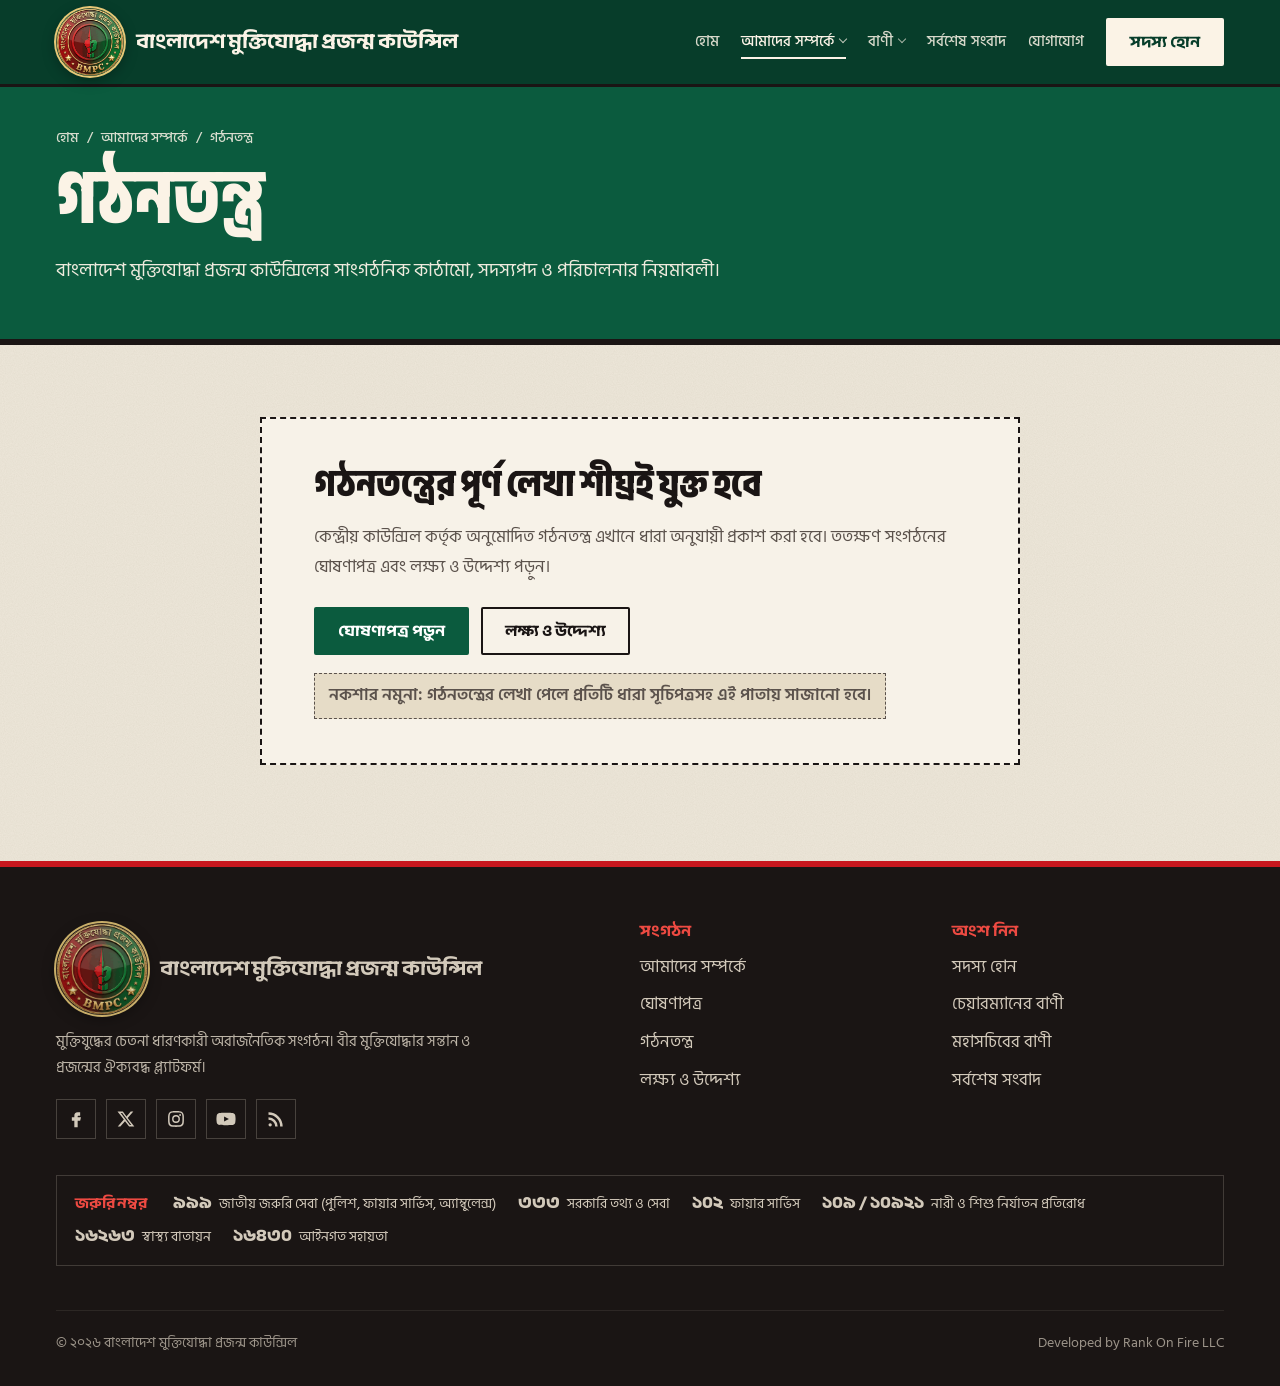
<file: design/constitution.html>
<!doctype html><html lang="bn"><head><meta charset="utf-8"><meta name="viewport" content="width=device-width,initial-scale=1,viewport-fit=cover"><title>গঠনতন্ত্র | BMPC</title>
<meta name="claude:viewport-fit-sides" content="cover">
<meta name="description" content="বাংলাদেশ মুক্তিযোদ্ধা প্রজন্ম কাউন্সিলের গঠনতন্ত্র: সাংগঠনিক কাঠামো, সদস্যপদ ও পরিচালনার নিয়মাবলী।">
<link rel="canonical" href="https://bmpc.bd/constitution/">
<meta name="theme-color" content="#073D2A">
<link rel="icon" href="img/icon-32.png" sizes="32x32" type="image/png">
<link rel="apple-touch-icon" href="img/icon-180.png">
<meta property="og:type" content="website">
<meta property="og:site_name" content="বাংলাদেশ মুক্তিযোদ্ধা প্রজন্ম কাউন্সিল">
<meta property="og:locale" content="bn_BD">
<meta property="og:title" content="গঠনতন্ত্র | BMPC">
<meta property="og:description" content="বাংলাদেশ মুক্তিযোদ্ধা প্রজন্ম কাউন্সিলের গঠনতন্ত্র: সাংগঠনিক কাঠামো, সদস্যপদ ও পরিচালনার নিয়মাবলী।">
<meta property="og:url" content="https://jamilahmed16.github.io/bmpcbd/constitution.html">
<meta property="og:image" content="https://jamilahmed16.github.io/bmpcbd/img/og-default.jpg">
<meta name="twitter:card" content="summary_large_image">
<script type="application/ld+json">{"@context": "https://schema.org", "@graph": [{"@type": "NGO", "@id": "https://bmpc.bd/#organization", "name": "বাংলাদেশ মুক্তিযোদ্ধা প্রজন্ম কাউন্সিল", "alternateName": ["BMPC", "Bangladesh Muktijoddha Projonmo Council"], "url": "https://bmpc.bd/", "logo": {"@type": "ImageObject", "url": "https://bmpc.bd/wp-content/uploads/bmpc-logo.png"}, "description": "মুক্তিযুদ্ধের চেতনা ধারণকারী বীর মুক্তিযোদ্ধার সন্তান ও প্রজন্মের অরাজনৈতিক সংগঠন।", "areaServed": {"@type": "Country", "name": "Bangladesh"}, "inLanguage": "bn-BD", "member": [{"@id": "https://bmpc.bd/#chairman"}, {"@id": "https://bmpc.bd/#secretary-general"}]}, {"@type": "WebSite", "@id": "https://bmpc.bd/#website", "url": "https://bmpc.bd/", "name": "বাংলাদেশ মুক্তিযোদ্ধা প্রজন্ম কাউন্সিল", "inLanguage": "bn-BD", "publisher": {"@id": "https://bmpc.bd/#organization"}, "potentialAction": {"@type": "SearchAction", "target": "https://bmpc.bd/?s={search_term_string}", "query-input": "required name=search_term_string"}}, {"@type": "WebPage", "@id": "https://bmpc.bd/constitution/#webpage", "url": "https://bmpc.bd/constitution/", "name": "গঠনতন্ত্র | BMPC", "description": "বাংলাদেশ মুক্তিযোদ্ধা প্রজন্ম কাউন্সিলের গঠনতন্ত্র: সাংগঠনিক কাঠামো, সদস্যপদ ও পরিচালনার নিয়মাবলী।", "inLanguage": "bn-BD", "isPartOf": {"@id": "https://bmpc.bd/#website"}, "about": {"@id": "https://bmpc.bd/#organization"}, "breadcrumb": {"@id": "https://bmpc.bd/constitution/#breadcrumb"}, "primaryImageOfPage": {"@type": "ImageObject", "url": "https://jamilahmed16.github.io/bmpcbd/img/og-default.jpg"}}, {"@type": "BreadcrumbList", "@id": "https://bmpc.bd/constitution/#breadcrumb", "itemListElement": [{"@type": "ListItem", "position": 1, "name": "হোম", "item": "https://bmpc.bd/"}, {"@type": "ListItem", "position": 2, "name": "আমাদের সম্পর্কে", "item": "https://bmpc.bd/about/"}, {"@type": "ListItem", "position": 3, "name": "গঠনতন্ত্র", "item": "https://bmpc.bd/constitution/"}]}]}</script>
<link rel="preconnect" href="https://fonts.googleapis.com"><link rel="preconnect" href="https://fonts.gstatic.com" crossorigin><link rel="stylesheet" href="https://fonts.googleapis.com/css2?family=Anek+Bangla:wdth,wght@75..100,400..800&family=Galada&family=Hind+Siliguri:wght@400;500;600&display=swap"><link rel="stylesheet" href="site.css"><script src="motion.js" defer></script>
<style>
.phero .wrap{display:grid;gap:14px;padding-block:44px 52px}
.phero h1{font-size:clamp(40px,6vw,78px);font-weight:800;font-stretch:76%;line-height:1.05}
.phero .lede{font-size:19px;max-width:42em;opacity:.95}
.phero.with-art .wrap{grid-template-columns:minmax(0,1.4fr) minmax(0,.6fr);align-items:center}
.phero .art svg{display:block;width:100%;max-width:300px;margin-left:auto;height:auto}
@media (max-width:820px){.phero.with-art .wrap{grid-template-columns:1fr}.phero .art{display:none}}
.cta{background:#167452;color:#FBF3E6}
.cta .wrap{display:flex;flex-wrap:wrap;gap:24px;align-items:center;justify-content:space-between;padding-block:48px}
.cta h2{font-size:clamp(28px,3.4vw,40px);font-weight:800;font-stretch:80%}
.cta p{margin-top:6px}
.meta{display:flex;flex-wrap:wrap;gap:8px 14px;align-items:center;font:500 14.5px/1.3 var(--f-body);color:var(--ink-soft)}
.chip-cat{font:700 13px/1 var(--f-body);background:var(--red);color:#fff;padding:7px 10px}
.note-draft{display:inline-flex;gap:10px;align-items:center;font:600 14px/1.4 var(--f-body);background:var(--paper-2);border:1px dashed var(--ink-soft);padding:10px 14px;color:var(--ink-soft)}

.wait{padding-block:72px 96px}
.wait .card{max-width:760px;margin:0 auto;border:2px dashed var(--ink);background:var(--field);padding:44px clamp(20px,5vw,52px);display:grid;gap:18px;justify-items:start}
.wait h2{font-size:clamp(28px,3.4vw,38px);font-weight:800;font-stretch:82%}
.wait p{font-size:17px;color:var(--ink-soft)}
.wait .links{display:flex;flex-wrap:wrap;gap:12px;margin-top:6px}
.btn-line{color:var(--ink)}.btn-line:hover{background:var(--ink);color:var(--paper)}
</style>
</head><body><header class="top"><div class="wrap">
<a class="brand" href="index.html" aria-label="বাংলাদেশ মুক্তিযোদ্ধা প্রজন্ম কাউন্সিল, হোম"><img class="logo" src="img/logo.png" width="68" height="68" alt=""><span><b>বাংলাদেশ মুক্তিযোদ্ধা প্রজন্ম কাউন্সিল</b></span></a>
<nav class="nav" aria-label="প্রধান মেনু"><a href="index.html">হোম</a><div class="dd"><button type="button" class="dd-btn" aria-current="page" aria-haspopup="true">আমাদের সম্পর্কে<span class="chev" aria-hidden="true"></span></button><div class="dd-menu"><a href="about.html">পরিচিতি ও নীতিমালা</a><a href="manifesto.html">ঘোষণাপত্র</a><a href="constitution.html">গঠনতন্ত্র</a><a href="objectives.html">লক্ষ্য ও উদ্দেশ্য</a></div></div><div class="dd"><button type="button" class="dd-btn" aria-haspopup="true">বাণী<span class="chev" aria-hidden="true"></span></button><div class="dd-menu"><a href="chairman.html">চেয়ারম্যানের বাণী</a><a href="secretary.html">মহাসচিবের বাণী</a></div></div><a href="news.html">সর্বশেষ সংবাদ</a><a href="#footer">যোগাযোগ</a></nav>
<a class="btn btn-paper" href="join.html">সদস্য হোন</a>
<details class="menu"><summary>মেনু</summary><nav class="drop" aria-label="মোবাইল মেনু"><a href="index.html">হোম</a><span class="drop-h">আমাদের সম্পর্কে</span><a class="sub" href="about.html">পরিচিতি ও নীতিমালা</a><a class="sub" href="manifesto.html">ঘোষণাপত্র</a><a class="sub" href="constitution.html">গঠনতন্ত্র</a><a class="sub" href="objectives.html">লক্ষ্য ও উদ্দেশ্য</a><span class="drop-h">বাণী</span><a class="sub" href="chairman.html">চেয়ারম্যানের বাণী</a><a class="sub" href="secretary.html">মহাসচিবের বাণী</a><a href="news.html">সর্বশেষ সংবাদ</a><a href="#footer">যোগাযোগ</a><a href="join.html">সদস্য হোন</a></nav></details>
</div></header><main><section class="hero phero"><div class="wrap"><div style="display:grid;gap:14px"><nav class="crumbs" aria-label="অবস্থান"><a href="index.html">হোম</a><span aria-hidden="true">/</span><a href="about.html">আমাদের সম্পর্কে</a><span aria-hidden="true">/</span><span>গঠনতন্ত্র</span></nav><h1>গঠনতন্ত্র</h1><p class="lede">বাংলাদেশ মুক্তিযোদ্ধা প্রজন্ম কাউন্সিলের সাংগঠনিক কাঠামো, সদস্যপদ ও পরিচালনার নিয়মাবলী।</p></div></div></section>
<section class="wait"><div class="wrap"><div class="card">
 <h2>গঠনতন্ত্রের পূর্ণ লেখা শীঘ্রই যুক্ত হবে</h2>
 <p>কেন্দ্রীয় কাউন্সিল কর্তৃক অনুমোদিত গঠনতন্ত্র এখানে ধারা অনুযায়ী প্রকাশ করা হবে। ততক্ষণ সংগঠনের ঘোষণাপত্র এবং লক্ষ্য ও উদ্দেশ্য পড়ুন।</p>
 <div class="links"><a class="btn btn-green" href="manifesto.html">ঘোষণাপত্র পড়ুন</a><a class="btn btn-line" href="objectives.html">লক্ষ্য ও উদ্দেশ্য</a></div>
 <p class="note-draft">নকশার নমুনা: গঠনতন্ত্রের লেখা পেলে প্রতিটি ধারা সূচিপত্রসহ এই পাতায় সাজানো হবে।</p>
</div></div></section></main><footer id="footer"><div class="wrap"><div class="cols">
<div><a class="brand" href="index.html"><img class="logo" src="img/logo.png" width="68" height="68" alt=""><span><b>বাংলাদেশ মুক্তিযোদ্ধা প্রজন্ম কাউন্সিল</b></span></a>
<p class="about-f">মুক্তিযুদ্ধের চেতনা ধারণকারী অরাজনৈতিক সংগঠন। বীর মুক্তিযোদ্ধার সন্তান ও প্রজন্মের ঐক্যবদ্ধ প্ল্যাটফর্ম।</p><div class="social" aria-label="সামাজিক যোগাযোগ"><a href="#" aria-label="Facebook"><svg viewBox="0 0 24 24" width="20" height="20"><path fill="currentColor" d="M14 8h3V4h-3c-2.8 0-4 1.7-4 4.2V10H7v4h3v8h4v-8h3l1-4h-4V8.6c0-.4.3-.6.6-.6z"/></svg></a><a href="#" aria-label="X"><svg viewBox="0 0 24 24" width="20" height="20"><path fill="currentColor" d="M17.7 3h3.1l-6.8 7.8L22 21h-6.3l-4.9-6.4L5.2 21H2.1l7.3-8.3L1.8 3h6.4l4.4 5.9zm-1.1 16.2h1.7L7.5 4.7H5.7z"/></svg></a><a href="#" aria-label="Instagram"><svg viewBox="0 0 24 24" width="20" height="20"><path fill="currentColor" d="M12 7.3A4.7 4.7 0 1 0 12 16.7 4.7 4.7 0 0 0 12 7.3zm0 7.7a3 3 0 1 1 0-6 3 3 0 0 1 0 6zm4.9-8.9a1.1 1.1 0 1 1 0 2.2 1.1 1.1 0 0 1 0-2.2zM12 2.5c-2.6 0-2.9 0-3.9.1C4.6 2.7 2.7 4.6 2.6 8.1c-.1 1-.1 1.3-.1 3.9s0 2.9.1 3.9c.1 3.5 2 5.4 5.5 5.5 1 .1 1.3.1 3.9.1s2.9 0 3.9-.1c3.5-.1 5.4-2 5.5-5.5.1-1 .1-1.3.1-3.9s0-2.9-.1-3.9c-.1-3.5-2-5.4-5.5-5.5-1-.1-1.3-.1-3.9-.1zm0 1.7c2.5 0 2.8 0 3.8.1 2.5.1 3.7 1.3 3.8 3.8.1 1 .1 1.3.1 3.8s0 2.8-.1 3.8c-.1 2.5-1.3 3.7-3.8 3.8-1 .1-1.3.1-3.8.1s-2.8 0-3.8-.1c-2.5-.1-3.7-1.3-3.8-3.8-.1-1-.1-1.3-.1-3.8s0-2.8.1-3.8C4.5 5.6 5.7 4.4 8.2 4.3c1-.1 1.3-.1 3.8-.1z"/></svg></a><a href="https://www.youtube.com/channel/UC3pXvRvIoVYgEGwdkNx3Gfw" aria-label="YouTube" rel="noopener" target="_blank"><svg viewBox="0 0 24 24" width="20" height="20"><path fill="currentColor" d="M23 7.2a3 3 0 0 0-2.1-2.1C19 4.6 12 4.6 12 4.6s-7 0-8.9.5A3 3 0 0 0 1 7.2 31 31 0 0 0 .5 12a31 31 0 0 0 .5 4.8 3 3 0 0 0 2.1 2.1c1.9.5 8.9.5 8.9.5s7 0 8.9-.5a3 3 0 0 0 2.1-2.1 31 31 0 0 0 .5-4.8 31 31 0 0 0-.5-4.8zM9.7 15V9l5.8 3z"/></svg></a><a href="news.html" aria-label="সংবাদ (RSS)"><svg viewBox="0 0 24 24" width="20" height="20"><path fill="currentColor" d="M5 17a2 2 0 1 1 0 4 2 2 0 0 1 0-4zM3 10v3a8 8 0 0 1 8 8h3A11 11 0 0 0 3 10zm0-6v3a14 14 0 0 1 14 14h3A17 17 0 0 0 3 4z"/></svg></a></div></div>
<div><h2 class="fh">সংগঠন</h2><ul><li><a href="about.html">আমাদের সম্পর্কে</a></li><li><a href="manifesto.html">ঘোষণাপত্র</a></li><li><a href="constitution.html">গঠনতন্ত্র</a></li><li><a href="objectives.html">লক্ষ্য ও উদ্দেশ্য</a></li></ul></div>
<div><h2 class="fh">অংশ নিন</h2><ul><li><a href="join.html">সদস্য হোন</a></li><li><a href="chairman.html">চেয়ারম্যানের বাণী</a></li><li><a href="secretary.html">মহাসচিবের বাণী</a></li><li><a href="news.html">সর্বশেষ সংবাদ</a></li></ul></div>
</div><div class="emergency" aria-label="জরুরি হটলাইন"><b>জরুরি নম্বর</b><span><strong>৯৯৯</strong> জাতীয় জরুরি সেবা (পুলিশ, ফায়ার সার্ভিস, অ্যাম্বুলেন্স)</span><span><strong>৩৩৩</strong> সরকারি তথ্য ও সেবা</span><span><strong>১০২</strong> ফায়ার সার্ভিস</span><span><strong>১০৯ / ১০৯২১</strong> নারী ও শিশু নির্যাতন প্রতিরোধ</span><span><strong>১৬২৬৩</strong> স্বাস্থ্য বাতায়ন</span><span><strong>১৬৪৩০</strong> আইনগত সহায়তা</span></div><div class="legal"><span>© ২০২৬ বাংলাদেশ মুক্তিযোদ্ধা প্রজন্ম কাউন্সিল</span><span>Developed by Rank On Fire LLC</span></div></div></footer></body></html>
</file>
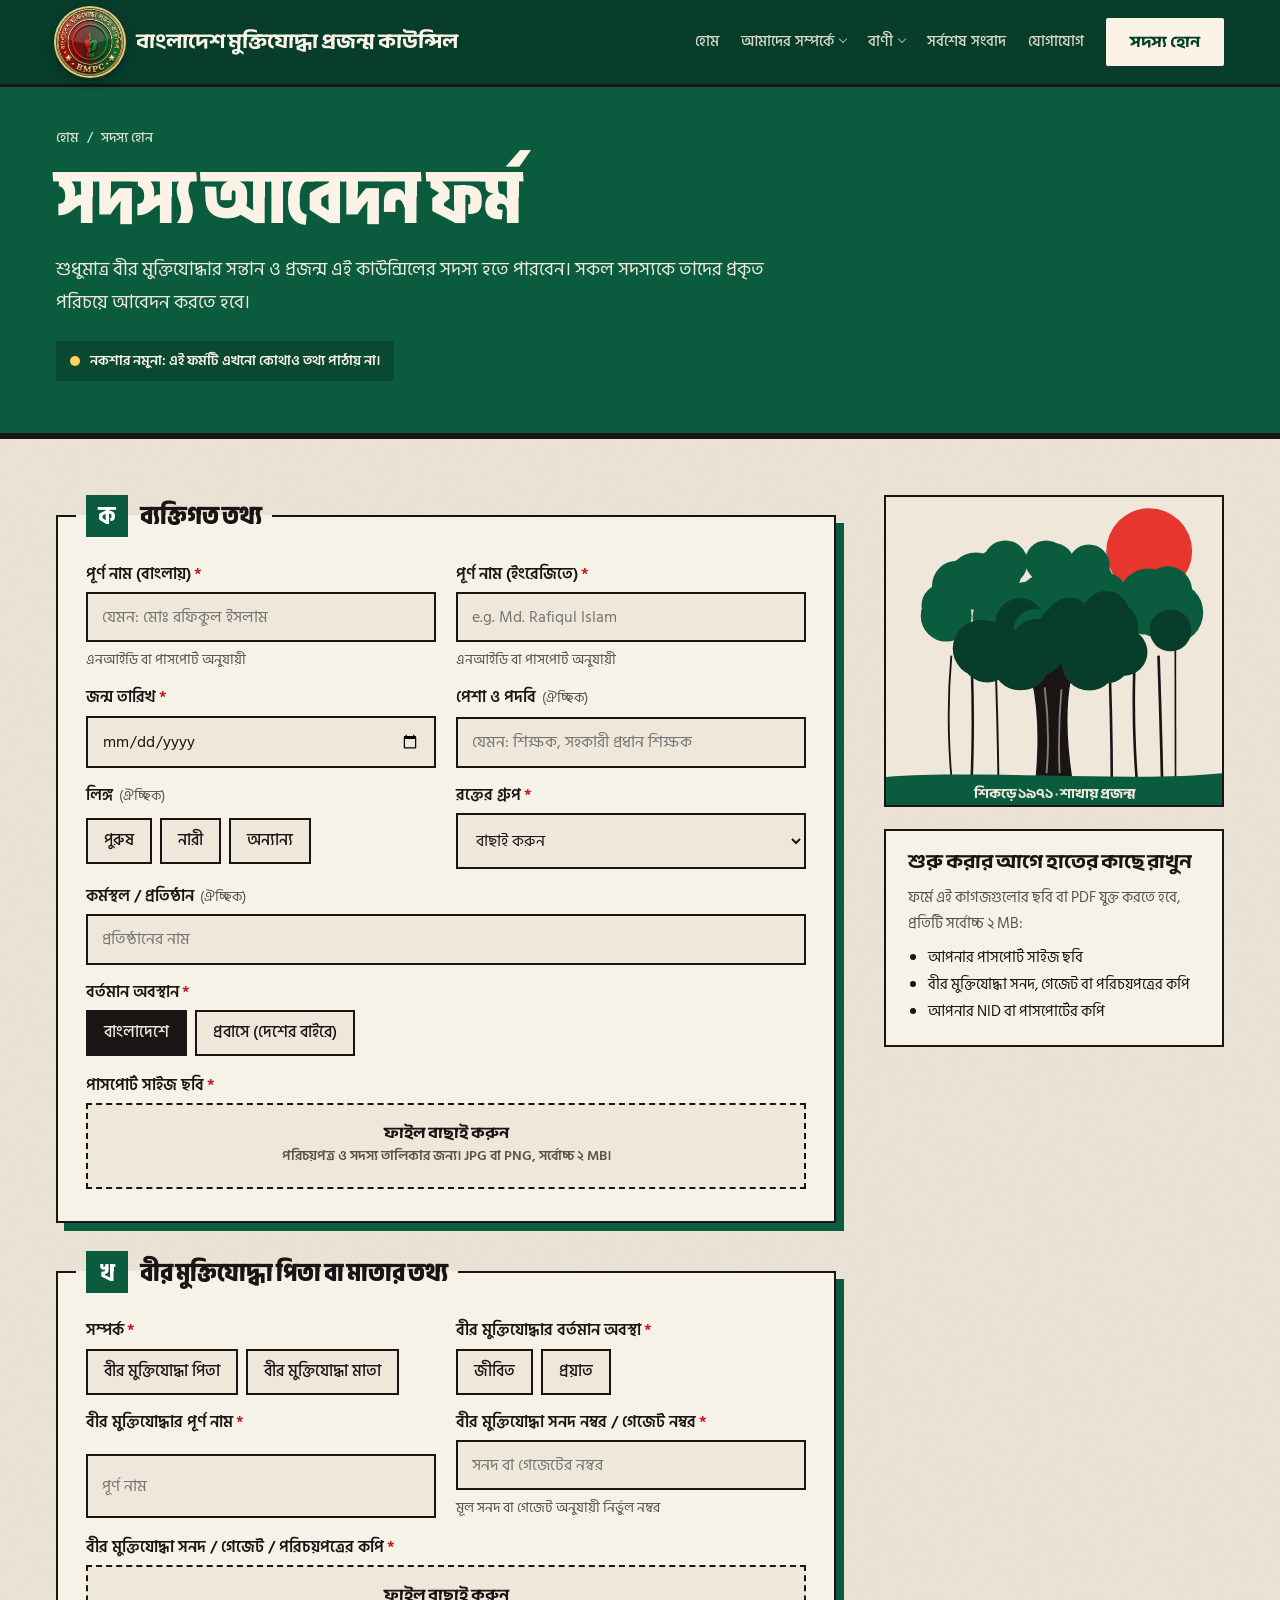
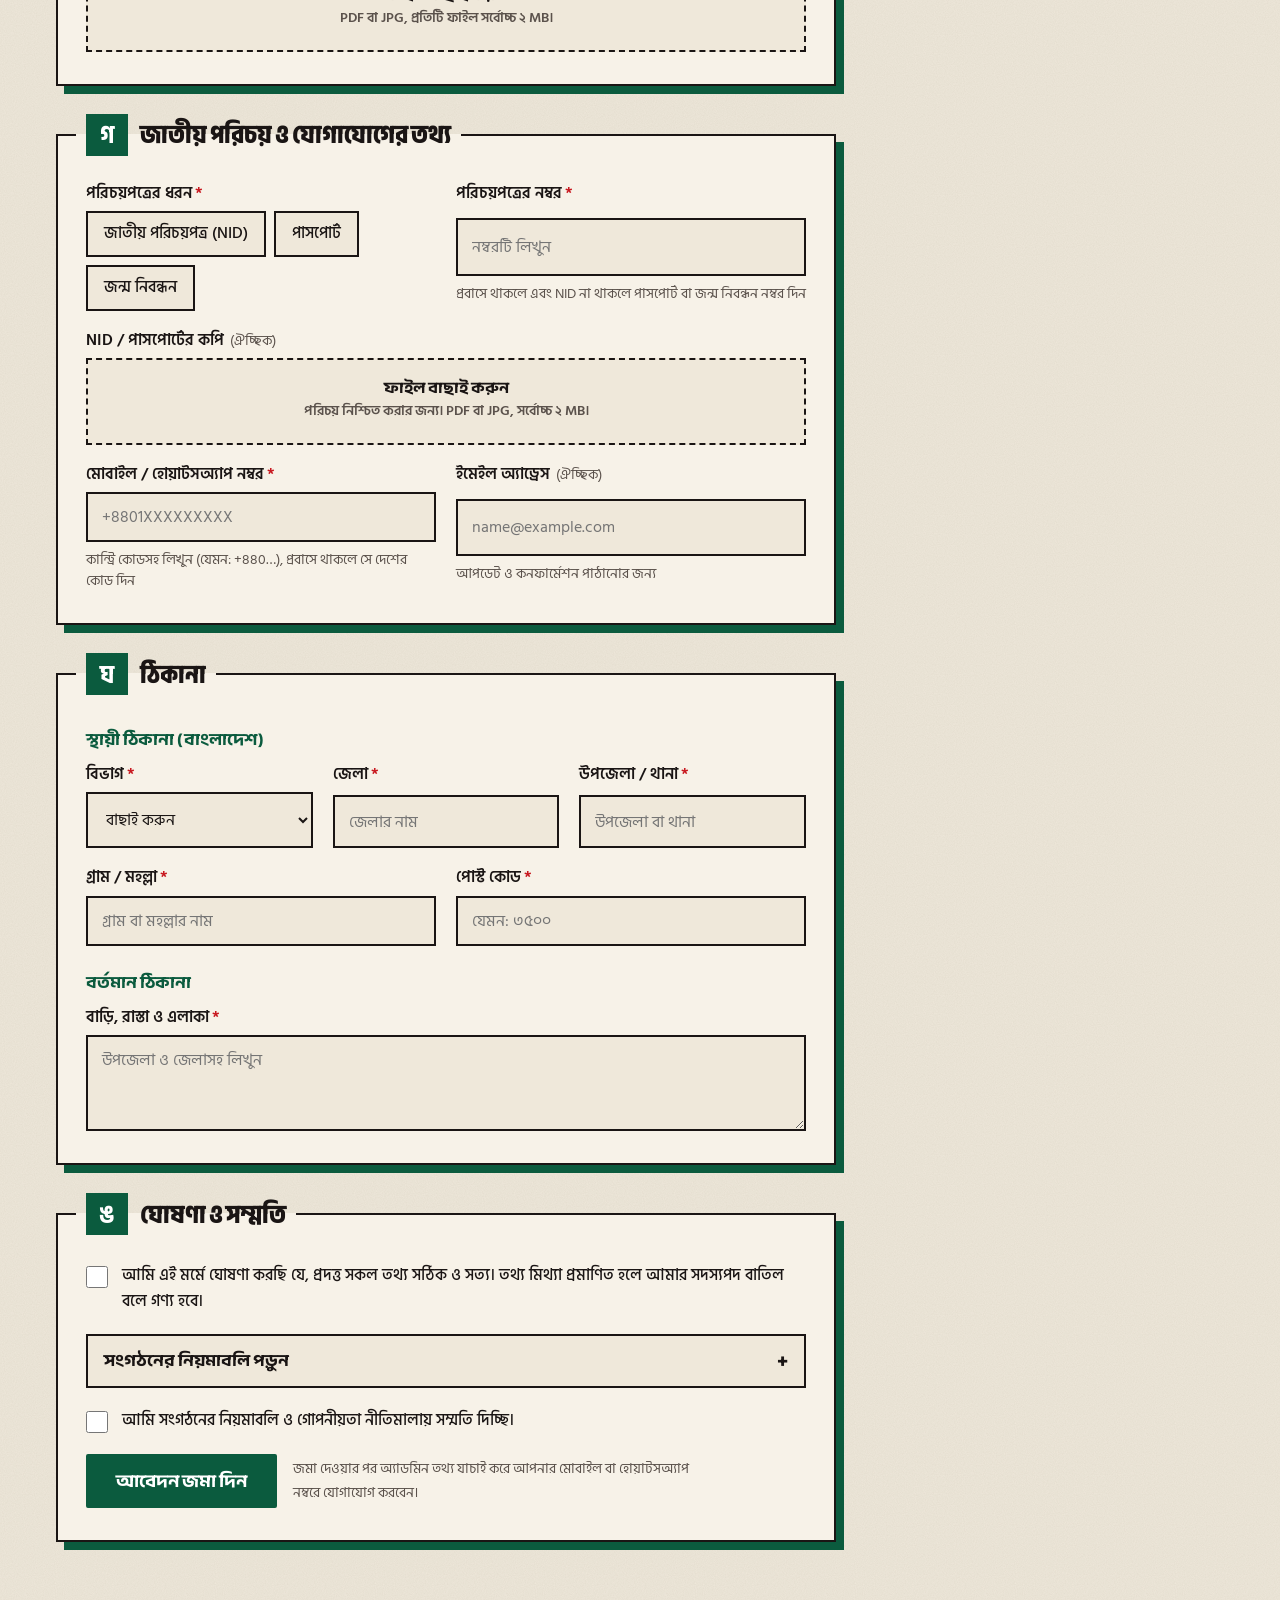
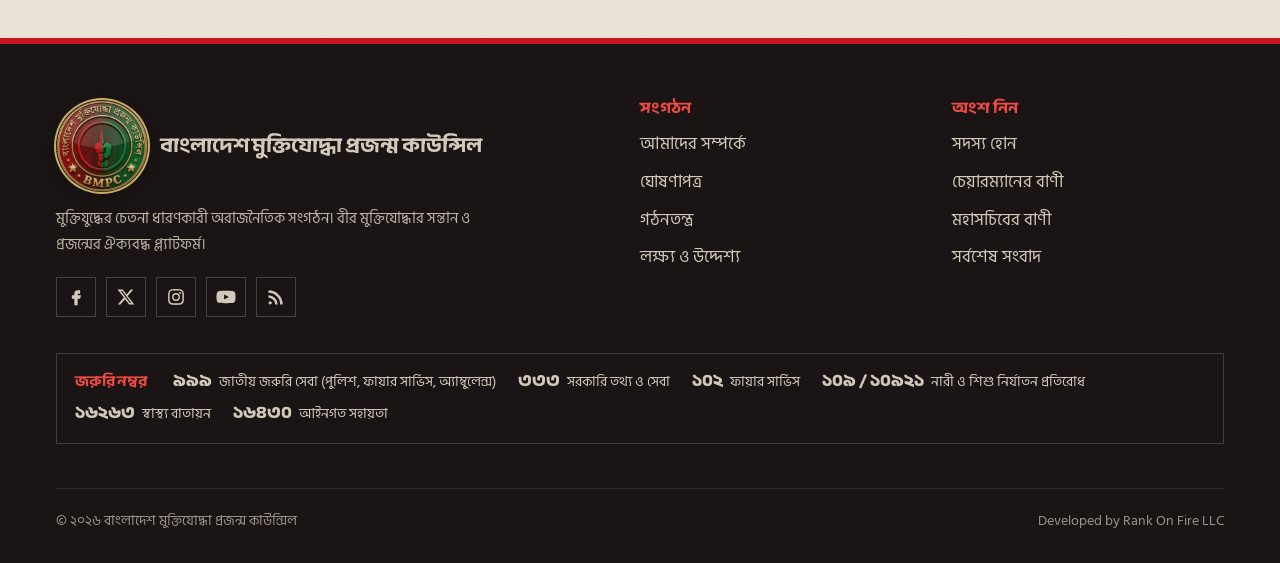
<file: design/join.html>
<!doctype html><html lang="bn"><head><meta charset="utf-8"><meta name="viewport" content="width=device-width,initial-scale=1,viewport-fit=cover"><title>সদস্য আবেদন ফর্ম | BMPC</title>
<meta name="claude:viewport-fit-sides" content="cover">
<meta name="description" content="বীর মুক্তিযোদ্ধার সন্তান ও প্রজন্মের জন্য বাংলাদেশ মুক্তিযোদ্ধা প্রজন্ম কাউন্সিলের অনলাইন সদস্য আবেদন ফর্ম।">
<link rel="canonical" href="https://bmpc.bd/join/">
<meta name="theme-color" content="#073D2A">
<link rel="icon" href="img/icon-32.png" sizes="32x32" type="image/png">
<link rel="apple-touch-icon" href="img/icon-180.png">
<meta property="og:type" content="website">
<meta property="og:site_name" content="বাংলাদেশ মুক্তিযোদ্ধা প্রজন্ম কাউন্সিল">
<meta property="og:locale" content="bn_BD">
<meta property="og:title" content="সদস্য আবেদন ফর্ম | BMPC">
<meta property="og:description" content="বীর মুক্তিযোদ্ধার সন্তান ও প্রজন্মের জন্য বাংলাদেশ মুক্তিযোদ্ধা প্রজন্ম কাউন্সিলের অনলাইন সদস্য আবেদন ফর্ম।">
<meta property="og:url" content="https://jamilahmed16.github.io/bmpcbd/join.html">
<meta property="og:image" content="https://jamilahmed16.github.io/bmpcbd/img/og-default.jpg">
<meta name="twitter:card" content="summary_large_image">
<script type="application/ld+json">{"@context": "https://schema.org", "@graph": [{"@type": "NGO", "@id": "https://bmpc.bd/#organization", "name": "বাংলাদেশ মুক্তিযোদ্ধা প্রজন্ম কাউন্সিল", "alternateName": ["BMPC", "Bangladesh Muktijoddha Projonmo Council"], "url": "https://bmpc.bd/", "logo": {"@type": "ImageObject", "url": "https://bmpc.bd/wp-content/uploads/bmpc-logo.png"}, "description": "মুক্তিযুদ্ধের চেতনা ধারণকারী বীর মুক্তিযোদ্ধার সন্তান ও প্রজন্মের অরাজনৈতিক সংগঠন।", "areaServed": {"@type": "Country", "name": "Bangladesh"}, "inLanguage": "bn-BD", "member": [{"@id": "https://bmpc.bd/#chairman"}, {"@id": "https://bmpc.bd/#secretary-general"}]}, {"@type": "WebSite", "@id": "https://bmpc.bd/#website", "url": "https://bmpc.bd/", "name": "বাংলাদেশ মুক্তিযোদ্ধা প্রজন্ম কাউন্সিল", "inLanguage": "bn-BD", "publisher": {"@id": "https://bmpc.bd/#organization"}, "potentialAction": {"@type": "SearchAction", "target": "https://bmpc.bd/?s={search_term_string}", "query-input": "required name=search_term_string"}}, {"@type": "WebPage", "@id": "https://bmpc.bd/join/#webpage", "url": "https://bmpc.bd/join/", "name": "সদস্য আবেদন ফর্ম | BMPC", "description": "বীর মুক্তিযোদ্ধার সন্তান ও প্রজন্মের জন্য বাংলাদেশ মুক্তিযোদ্ধা প্রজন্ম কাউন্সিলের অনলাইন সদস্য আবেদন ফর্ম।", "inLanguage": "bn-BD", "isPartOf": {"@id": "https://bmpc.bd/#website"}, "about": {"@id": "https://bmpc.bd/#organization"}, "breadcrumb": {"@id": "https://bmpc.bd/join/#breadcrumb"}, "primaryImageOfPage": {"@type": "ImageObject", "url": "https://jamilahmed16.github.io/bmpcbd/img/og-default.jpg"}}, {"@type": "BreadcrumbList", "@id": "https://bmpc.bd/join/#breadcrumb", "itemListElement": [{"@type": "ListItem", "position": 1, "name": "হোম", "item": "https://bmpc.bd/"}, {"@type": "ListItem", "position": 2, "name": "সদস্য হোন", "item": "https://bmpc.bd/join/"}]}]}</script>
<link rel="preconnect" href="https://fonts.googleapis.com"><link rel="preconnect" href="https://fonts.gstatic.com" crossorigin><link rel="stylesheet" href="https://fonts.googleapis.com/css2?family=Anek+Bangla:wdth,wght@75..100,400..800&family=Galada&family=Hind+Siliguri:wght@400;500;600&display=swap"><link rel="stylesheet" href="site.css"><script src="motion.js" defer></script>
<style>
.hero .wrap{padding-block:44px 52px;display:grid;gap:14px}
.hero h1{font-size:clamp(42px,6vw,80px);font-weight:800;font-stretch:76%;line-height:1.04}
.hero .lede{font-size:19px;max-width:40em;opacity:.95}
.draft{display:inline-flex;gap:10px;align-items:center;margin-top:8px;font:600 14px/1.4 var(--f-body);background:rgba(0,0,0,.2);padding:10px 14px;max-width:max-content}
.draft::before{content:"";width:10px;height:10px;border-radius:50%;background:#FFD35C;flex:none}
.layout{display:grid;grid-template-columns:minmax(0,1fr) 340px;gap:48px;align-items:start;padding-block:56px 96px}
@media (max-width:980px){.layout{grid-template-columns:1fr}.aside{order:-1}}
form{display:grid;gap:28px}
fieldset{border:2px solid var(--ink);background:var(--field);padding:28px 28px 32px;margin:0;min-width:0;display:grid;gap:20px;box-shadow:8px 8px 0 var(--green)}
legend{display:flex;align-items:center;gap:12px;padding:0 10px;margin-left:-10px;font:800 26px/1.2 var(--f-display);font-stretch:82%}
legend b{display:inline-grid;place-items:center;width:42px;height:42px;background:var(--green);color:#fff;font-size:26px}
.hint{font-size:15px;color:var(--ink-soft);margin-top:-10px}
.row{display:grid;grid-template-columns:repeat(2,minmax(0,1fr));gap:18px 20px}
.row.three{grid-template-columns:repeat(3,minmax(0,1fr))}
@media (max-width:640px){.row,.row.three{grid-template-columns:1fr}fieldset{padding:22px 18px 24px;box-shadow:5px 5px 0 var(--green)}}
.f{display:grid;gap:7px;min-width:0}
.f.full{grid-column:1/-1}
label,.lbl{font:600 15.5px/1.3 var(--f-body)}
.req{color:var(--red);margin-left:3px}
.opt{font-weight:400;color:var(--ink-soft);font-size:13.5px;margin-left:6px}
input[type=text],input[type=tel],input[type=email],input[type=date],select,textarea{
  font:400 16px/1.4 var(--f-body);color:var(--ink);background:var(--paper);border:2px solid var(--ink);border-radius:0;padding:12px 14px;width:100%;min-width:0}
textarea{min-height:96px;resize:vertical}
input:focus,select:focus,textarea:focus{outline:none;border-color:var(--red);box-shadow:0 0 0 3px color-mix(in srgb,var(--red) 30%,transparent)}
.f.bad input,.f.bad select{border-color:var(--red)}
.err{display:none;font-size:13.5px;color:var(--red);font-weight:600}
.f.bad .err{display:block}
.seg{display:flex;flex-wrap:wrap;gap:8px}
.seg label{position:relative;font-weight:500}
.seg input{position:absolute;opacity:0;inset:0;cursor:pointer}
.seg span{display:inline-block;padding:11px 16px;border:2px solid var(--ink);background:var(--paper)}
.seg input:checked+span{background:var(--ink);color:var(--paper)}
.seg input:focus-visible+span{outline:3px solid var(--red);outline-offset:2px}
.drop-f{position:relative;border:2px dashed var(--ink);background:var(--paper);padding:18px;display:grid;gap:4px;text-align:center;cursor:pointer}
.drop-f:hover{border-color:var(--red)}
.drop-f input{position:absolute;inset:0;opacity:0;cursor:pointer}
.drop-f b{font:700 16px/1.3 var(--f-display)}
.drop-f small{font-size:13.5px;color:var(--ink-soft)}
.drop-f.has{border-style:solid;border-color:var(--green);background:color-mix(in srgb,var(--green) 10%,var(--paper))}
.drop-f .fname{font-size:14px;color:var(--green);font-weight:600;word-break:break-all}
.fhint{font-size:14px;line-height:1.5;color:var(--ink-soft)}
.sub{font:700 17px/1.3 var(--f-display);color:var(--green);margin:6px 0 -6px}
[data-when][hidden]{display:none}
.check{display:grid;grid-template-columns:24px minmax(0,1fr);gap:12px;align-items:start;font:500 16px/1.6 var(--f-body)}
.check input{width:22px;height:22px;margin:3px 0 0;accent-color:var(--red)}
details.policy{border:2px solid var(--ink);background:var(--paper)}
details.policy summary{cursor:pointer;padding:14px 16px;font:700 17px/1.3 var(--f-display);display:flex;justify-content:space-between;gap:12px}
details.policy summary::after{content:"+";font-size:22px;line-height:1}
details.policy[open] summary::after{content:"−"}
.pol{padding:4px 20px 18px;max-height:380px;overflow:auto;border-top:1px solid var(--rule)}
.pol h4{font-size:17px;margin:16px 0 6px;color:var(--red)}
.pol ul{margin:0;padding-left:20px;font-size:15px;line-height:1.75}
.submit-row{display:flex;flex-wrap:wrap;gap:16px;align-items:center}
.submit-row .btn{font-size:18px;padding:16px 28px}
.submit-row p{font-size:14px;color:var(--ink-soft);max-width:30em}
.aside{display:grid;gap:22px;position:sticky;top:calc(env(safe-area-inset-top,0px) + 92px)}
@media (max-width:980px){.aside{position:static}}
.tree{background:#EFE8DA;border:2px solid var(--ink)}
.tree svg{display:block;width:100%;height:auto}
.box{border:2px solid var(--ink);padding:20px 22px;background:var(--field)}
.box h2{font-size:20px;margin-bottom:12px}
.prog{list-style:none;margin:0;padding:0;display:grid;gap:4px}
.prog li{display:grid;grid-template-columns:30px minmax(0,1fr);gap:10px;align-items:center;font:500 15px/1.4 var(--f-body);padding:6px 0}
.prog i{width:26px;height:26px;display:grid;place-items:center;border:2px solid var(--ink);font:700 14px/1 var(--f-display);font-style:normal}
.prog li.done i{background:var(--green);border-color:var(--green);color:#fff}
.prog li.done i::before{content:"✓"}
.prog li.done i span{display:none}
.prog a{text-decoration:none}.prog a:hover{text-decoration:underline}
.boxnote{font-size:14.5px;color:var(--ink-soft);margin-bottom:8px}
.need{margin:0;padding-left:20px;font-size:15px;line-height:1.8}
@media (max-width:980px){.aside .tree{display:none}}
@media (max-width:640px){.aside{grid-template-columns:1fr}}
.done-panel{border:2px solid var(--ink);background:var(--field);padding:40px 32px;display:grid;gap:16px;justify-items:start;box-shadow:8px 8px 0 var(--green)}
.done-panel h2{font-size:clamp(30px,4vw,44px);font-weight:800;font-stretch:80%;color:var(--green)}
.done-panel .note{background:var(--paper-2);padding:12px 14px;font-size:15px}
</style>
</head><body><header class="top"><div class="wrap">
<a class="brand" href="index.html" aria-label="বাংলাদেশ মুক্তিযোদ্ধা প্রজন্ম কাউন্সিল, হোম"><img class="logo" src="img/logo.png" width="68" height="68" alt=""><span><b>বাংলাদেশ মুক্তিযোদ্ধা প্রজন্ম কাউন্সিল</b></span></a>
<nav class="nav" aria-label="প্রধান মেনু"><a href="index.html">হোম</a><div class="dd"><button type="button" class="dd-btn" aria-haspopup="true">আমাদের সম্পর্কে<span class="chev" aria-hidden="true"></span></button><div class="dd-menu"><a href="about.html">পরিচিতি ও নীতিমালা</a><a href="manifesto.html">ঘোষণাপত্র</a><a href="constitution.html">গঠনতন্ত্র</a><a href="objectives.html">লক্ষ্য ও উদ্দেশ্য</a></div></div><div class="dd"><button type="button" class="dd-btn" aria-haspopup="true">বাণী<span class="chev" aria-hidden="true"></span></button><div class="dd-menu"><a href="chairman.html">চেয়ারম্যানের বাণী</a><a href="secretary.html">মহাসচিবের বাণী</a></div></div><a href="news.html">সর্বশেষ সংবাদ</a><a href="#footer">যোগাযোগ</a></nav>
<a class="btn btn-paper" href="join.html">সদস্য হোন</a>
<details class="menu"><summary>মেনু</summary><nav class="drop" aria-label="মোবাইল মেনু"><a href="index.html">হোম</a><span class="drop-h">আমাদের সম্পর্কে</span><a class="sub" href="about.html">পরিচিতি ও নীতিমালা</a><a class="sub" href="manifesto.html">ঘোষণাপত্র</a><a class="sub" href="constitution.html">গঠনতন্ত্র</a><a class="sub" href="objectives.html">লক্ষ্য ও উদ্দেশ্য</a><span class="drop-h">বাণী</span><a class="sub" href="chairman.html">চেয়ারম্যানের বাণী</a><a class="sub" href="secretary.html">মহাসচিবের বাণী</a><a href="news.html">সর্বশেষ সংবাদ</a><a href="#footer">যোগাযোগ</a><a href="join.html">সদস্য হোন</a></nav></details>
</div></header>
<main>
<section class="hero"><div class="wrap">
 <nav class="crumbs" aria-label="অবস্থান"><a href="index.html">হোম</a><span aria-hidden="true">/</span><span>সদস্য হোন</span></nav>
 <h1>সদস্য আবেদন ফর্ম</h1>
 <p class="lede">শুধুমাত্র বীর মুক্তিযোদ্ধার সন্তান ও প্রজন্ম এই কাউন্সিলের সদস্য হতে পারবেন। সকল সদস্যকে তাদের প্রকৃত পরিচয়ে আবেদন করতে হবে।</p>
 <p class="draft">নকশার নমুনা: এই ফর্মটি এখনো কোথাও তথ্য পাঠায় না।</p>
</div></section>
<div class="wrap layout">
 <div>
 <form id="joinForm" novalidate>
  <fieldset id="s1"><legend><b>ক</b>ব্যক্তিগত তথ্য</legend>
   <div class="row">
    <div class="f"><label for="name_bn">পূর্ণ নাম (বাংলায়)<span class=req aria-hidden=true>*</span></label><input id="name_bn" name="name_bn" type="text" autocomplete="name" placeholder="যেমন: মোঃ রফিকুল ইসলাম" required><span class="fhint">এনআইডি বা পাসপোর্ট অনুযায়ী</span><span class="err">এই তথ্যটি দিন</span></div>
    <div class="f"><label for="name_en">পূর্ণ নাম (ইংরেজিতে)<span class=req aria-hidden=true>*</span></label><input id="name_en" name="name_en" type="text" autocomplete="name" placeholder="e.g. Md. Rafiqul Islam" required><span class="fhint">এনআইডি বা পাসপোর্ট অনুযায়ী</span><span class="err">এই তথ্যটি দিন</span></div>
    <div class="f"><label for="dob">জন্ম তারিখ<span class=req aria-hidden=true>*</span></label><input id="dob" name="dob" type="date" autocomplete="bday" placeholder="" required><span class="err">এই তথ্যটি দিন</span></div>
    <div class="f"><label for="job">পেশা ও পদবি<span class=opt>(ঐচ্ছিক)</span></label><input id="job" name="job" type="text" autocomplete="organization-title" placeholder="যেমন: শিক্ষক, সহকারী প্রধান শিক্ষক"><span class="err">এই তথ্যটি দিন</span></div>
    <div class="f"><span class="lbl" id="gender-l">লিঙ্গ<span class=opt>(ঐচ্ছিক)</span></span><div class="seg" role="radiogroup" aria-labelledby="gender-l"><label><input type="radio" name="gender" value="পুরুষ"><span>পুরুষ</span></label><label><input type="radio" name="gender" value="নারী"><span>নারী</span></label><label><input type="radio" name="gender" value="অন্যান্য"><span>অন্যান্য</span></label></div><span class="err">একটি বাছাই করুন</span></div>
    <div class="f"><label for="blood">রক্তের গ্রুপ<span class=req aria-hidden=true>*</span></label><select id="blood" name="blood" required><option value="">বাছাই করুন</option><option>এ+ (A+)</option><option>এ− (A−)</option><option>বি+ (B+)</option><option>বি− (B−)</option><option>এবি+ (AB+)</option><option>এবি− (AB−)</option><option>ও+ (O+)</option><option>ও− (O−)</option></select><span class="err">রক্তের গ্রুপ বাছাই করুন</span></div>
    <div class="f full"><label for="workplace">কর্মস্থল / প্রতিষ্ঠান<span class=opt>(ঐচ্ছিক)</span></label><input id="workplace" name="workplace" type="text" autocomplete="off" placeholder="প্রতিষ্ঠানের নাম"><span class="err">এই তথ্যটি দিন</span></div>
    <div class="f full"><span class="lbl" id="location-l">বর্তমান অবস্থান<span class=req aria-hidden=true>*</span></span><div class="seg" role="radiogroup" aria-labelledby="location-l"><label><input type="radio" name="location" value="বাংলাদেশে" required checked><span>বাংলাদেশে</span></label><label><input type="radio" name="location" value="প্রবাসে (দেশের বাইরে)"><span>প্রবাসে (দেশের বাইরে)</span></label></div><span class="err">একটি বাছাই করুন</span></div>
   </div>
   <div class="f"><span class="lbl" id="photo-l">পাসপোর্ট সাইজ ছবি<span class=req aria-hidden=true>*</span></span><label class="drop-f" for="photo"><input id="photo" name="photo" type="file" accept="image/*,.pdf" aria-labelledby="photo-l" required><b>ফাইল বাছাই করুন</b><small>পরিচয়পত্র ও সদস্য তালিকার জন্য। JPG বা PNG, সর্বোচ্চ ২ MB।</small><span class="fname"></span></label><span class="err">ফাইলটি যুক্ত করুন</span></div>
  </fieldset>
  <fieldset id="s2"><legend><b>খ</b>বীর মুক্তিযোদ্ধা পিতা বা মাতার তথ্য</legend>
   <div class="row">
    <div class="f"><span class="lbl" id="relation-l">সম্পর্ক<span class=req aria-hidden=true>*</span></span><div class="seg" role="radiogroup" aria-labelledby="relation-l"><label><input type="radio" name="relation" value="বীর মুক্তিযোদ্ধা পিতা" required><span>বীর মুক্তিযোদ্ধা পিতা</span></label><label><input type="radio" name="relation" value="বীর মুক্তিযোদ্ধা মাতা"><span>বীর মুক্তিযোদ্ধা মাতা</span></label></div><span class="err">একটি বাছাই করুন</span></div>
    <div class="f"><span class="lbl" id="ff_status-l">বীর মুক্তিযোদ্ধার বর্তমান অবস্থা<span class=req aria-hidden=true>*</span></span><div class="seg" role="radiogroup" aria-labelledby="ff_status-l"><label><input type="radio" name="ff_status" value="জীবিত" required><span>জীবিত</span></label><label><input type="radio" name="ff_status" value="প্রয়াত"><span>প্রয়াত</span></label></div><span class="err">একটি বাছাই করুন</span></div>
    <div class="f"><label for="ff_name">বীর মুক্তিযোদ্ধার পূর্ণ নাম<span class=req aria-hidden=true>*</span></label><input id="ff_name" name="ff_name" type="text" autocomplete="off" placeholder="পূর্ণ নাম" required><span class="err">এই তথ্যটি দিন</span></div>
    <div class="f"><label for="gazette">বীর মুক্তিযোদ্ধা সনদ নম্বর / গেজেট নম্বর<span class=req aria-hidden=true>*</span></label><input id="gazette" name="gazette" type="text" autocomplete="off" placeholder="সনদ বা গেজেটের নম্বর" required><span class="fhint">মূল সনদ বা গেজেট অনুযায়ী নির্ভুল নম্বর</span><span class="err">এই তথ্যটি দিন</span></div>
   </div>
   <div class="f"><span class="lbl" id="doc_cert-l">বীর মুক্তিযোদ্ধা সনদ / গেজেট / পরিচয়পত্রের কপি<span class=req aria-hidden=true>*</span></span><label class="drop-f" for="doc_cert"><input id="doc_cert" name="doc_cert" type="file" accept="image/*,.pdf" aria-labelledby="doc_cert-l" required><b>ফাইল বাছাই করুন</b><small>PDF বা JPG, প্রতিটি ফাইল সর্বোচ্চ ২ MB।</small><span class="fname"></span></label><span class="err">ফাইলটি যুক্ত করুন</span></div>
  </fieldset>
  <fieldset id="s3"><legend><b>গ</b>জাতীয় পরিচয় ও যোগাযোগের তথ্য</legend>
   <div class="row">
    <div class="f"><span class="lbl" id="id_type-l">পরিচয়পত্রের ধরন<span class=req aria-hidden=true>*</span></span><div class="seg" role="radiogroup" aria-labelledby="id_type-l"><label><input type="radio" name="id_type" value="জাতীয় পরিচয়পত্র (NID)" required><span>জাতীয় পরিচয়পত্র (NID)</span></label><label><input type="radio" name="id_type" value="পাসপোর্ট"><span>পাসপোর্ট</span></label><label><input type="radio" name="id_type" value="জন্ম নিবন্ধন"><span>জন্ম নিবন্ধন</span></label></div><span class="err">একটি বাছাই করুন</span></div>
    <div class="f"><label for="nid">পরিচয়পত্রের নম্বর<span class=req aria-hidden=true>*</span></label><input id="nid" name="nid" type="text" autocomplete="off" placeholder="নম্বরটি লিখুন" required><span class="fhint">প্রবাসে থাকলে এবং NID না থাকলে পাসপোর্ট বা জন্ম নিবন্ধন নম্বর দিন</span><span class="err">এই তথ্যটি দিন</span></div>
   </div>
   <div class="f"><span class="lbl" id="doc_nid-l">NID / পাসপোর্টের কপি<span class=opt>(ঐচ্ছিক)</span></span><label class="drop-f" for="doc_nid"><input id="doc_nid" name="doc_nid" type="file" accept="image/*,.pdf" aria-labelledby="doc_nid-l"><b>ফাইল বাছাই করুন</b><small>পরিচয় নিশ্চিত করার জন্য। PDF বা JPG, সর্বোচ্চ ২ MB।</small><span class="fname"></span></label><span class="err">ফাইলটি যুক্ত করুন</span></div>
   <div class="row">
    <div class="f"><label for="phone">মোবাইল / হোয়াটসঅ্যাপ নম্বর<span class=req aria-hidden=true>*</span></label><input id="phone" name="phone" type="tel" autocomplete="tel" placeholder="+8801XXXXXXXXX" required inputmode="tel"><span class="fhint">কান্ট্রি কোডসহ লিখুন (যেমন: +880…), প্রবাসে থাকলে সে দেশের কোড দিন</span><span class="err">কান্ট্রি কোডসহ সঠিক নম্বর দিন</span></div>
    <div class="f"><label for="email">ইমেইল অ্যাড্রেস<span class=opt>(ঐচ্ছিক)</span></label><input id="email" name="email" type="email" autocomplete="email" placeholder="name@example.com"><span class="fhint">আপডেট ও কনফার্মেশন পাঠানোর জন্য</span><span class="err">এই তথ্যটি দিন</span></div>
   </div>
  </fieldset>
  <fieldset id="s4"><legend><b>ঘ</b>ঠিকানা</legend>
   <p class="sub">স্থায়ী ঠিকানা (বাংলাদেশ)</p>
   <div class="row three">
    <div class="f"><label for="division">বিভাগ<span class=req aria-hidden=true>*</span></label><select id="division" name="division" required><option value="">বাছাই করুন</option><option>ঢাকা</option><option>চট্টগ্রাম</option><option>রাজশাহী</option><option>খুলনা</option><option>বরিশাল</option><option>সিলেট</option><option>রংপুর</option><option>ময়মনসিংহ</option></select><span class="err">বিভাগ বাছাই করুন</span></div>
    <div class="f"><label for="district">জেলা<span class=req aria-hidden=true>*</span></label><input id="district" name="district" type="text" autocomplete="off" placeholder="জেলার নাম" required><span class="err">এই তথ্যটি দিন</span></div>
    <div class="f"><label for="upazila">উপজেলা / থানা<span class=req aria-hidden=true>*</span></label><input id="upazila" name="upazila" type="text" autocomplete="off" placeholder="উপজেলা বা থানা" required><span class="err">এই তথ্যটি দিন</span></div>
   </div>
   <div class="row">
    <div class="f"><label for="village">গ্রাম / মহল্লা<span class=req aria-hidden=true>*</span></label><input id="village" name="village" type="text" autocomplete="off" placeholder="গ্রাম বা মহল্লার নাম" required><span class="err">এই তথ্যটি দিন</span></div>
    <div class="f"><label for="postcode">পোস্ট কোড<span class=req aria-hidden=true>*</span></label><input id="postcode" name="postcode" type="text" autocomplete="off" placeholder="যেমন: ৩৫০০" required><span class="err">এই তথ্যটি দিন</span></div>
   </div>
   <p class="sub">বর্তমান ঠিকানা</p>
   <div data-when="বাংলাদেশে"><div class="f"><label for="address">বাড়ি, রাস্তা ও এলাকা<span class=req aria-hidden=true>*</span></label><textarea id="address" name="address" placeholder="উপজেলা ও জেলাসহ লিখুন" required></textarea><span class="err">এই তথ্যটি দিন</span></div></div>
   <div class="row" data-when="প্রবাসে (দেশের বাইরে)" hidden>
    <div class="f"><label for="abroad_city">শহর<span class=req aria-hidden=true>*</span></label><input id="abroad_city" name="abroad_city" type="text" autocomplete="off" placeholder="শহরের নাম" required><span class="err">এই তথ্যটি দিন</span></div>
    <div class="f"><label for="abroad_country">দেশ<span class=req aria-hidden=true>*</span></label><input id="abroad_country" name="abroad_country" type="text" autocomplete="off" placeholder="দেশের নাম" required><span class="err">এই তথ্যটি দিন</span></div>
   </div>
  </fieldset>
  <fieldset id="s5"><legend><b>ঙ</b>ঘোষণা ও সম্মতি</legend>
   <div class="f"><label class="check"><input type="checkbox" id="agree1" required><span>আমি এই মর্মে ঘোষণা করছি যে, প্রদত্ত সকল তথ্য সঠিক ও সত্য। তথ্য মিথ্যা প্রমাণিত হলে আমার সদস্যপদ বাতিল বলে গণ্য হবে।</span></label><span class="err">ঘোষণায় সম্মতি দিন</span></div>
   <details class="policy" id="policy"><summary>সংগঠনের নিয়মাবলি পড়ুন</summary><div class="pol"><h4>১. সদস্যপদ</h4><ul><li>শুধুমাত্র বীর মুক্তিযোদ্ধার সন্তান ও প্রজন্ম এই গ্রুপের সদস্য হতে পারবেন।</li><li>সকল সদস্যকে তাদের প্রকৃত পরিচয়ে অ্যাকাউন্ট তৈরি করতে হবে।</li><li>অনলাইন ফর্ম পূরণ করে সদস্য হতে হবে।</li><li>সকল সদস্যকে পারস্পরিক শ্রদ্ধা প্রদর্শন করতে হবে। কোনো ব্যক্তিগত আক্রমণ বা অসম্মানজনক মন্তব্য গ্রহণযোগ্য নয়।</li></ul><h4>২. ব্যবহারবিধি</h4><ul><li>সকল সদস্যকে পারস্পরিক সম্মান প্রদর্শন করতে হবে।</li><li>অন্যদের ধর্ম, জাতি, লিঙ্গ বা অন্যান্য ব্যক্তিগত পরিচিতির উপর ভিত্তি করে কোনো বৈষম্যমূলক মন্তব্য করা যাবে না।</li><li>কোনো ব্যক্তিগত আক্রমণ বা মানহানিকর বক্তব্য গ্রহণযোগ্য নয়।</li></ul><h4>৩. বিষয়বস্তু এবং পোস্টিং</h4><ul><li>পোস্ট করার আগে তথ্যের সঠিকতা নিশ্চিত করতে হবে।</li><li>মুক্তিযুদ্ধ সম্পর্কিত তথ্য, ছবি, ভিডিও এবং অন্যান্য উপকরণ শেয়ার করা যাবে।</li><li>কোনো ধরণের উস্কানিমূলক, অপমানজনক বা মিথ্যা তথ্য পোস্ট করা যাবে না।</li><li>কোনোরকম স্প্যামিং বা অপ্রাসঙ্গিক বিজ্ঞাপন পোস্ট করা যাবে না।</li><li>মুক্তিযুদ্ধ সংক্রান্ত ঐতিহাসিক তথ্য এবং দৃষ্টিভঙ্গি শেয়ার করার জন্য এটি একটি প্ল্যাটফর্ম। বিভ্রান্তিমূলক বা ভুল তথ্য শেয়ার করা যাবে না।</li></ul><h4>৪. অনুমোদন</h4><ul><li>গ্রুপে পোস্ট করার আগে একজন অ্যাডমিনের অনুমোদন প্রয়োজন হতে পারে।</li><li>গ্রুপের কোনো সদস্য যদি নিয়ম ভঙ্গ করে, তাহলে তাকে প্রথমে সতর্ক করা হবে এবং পরবর্তীতে প্রয়োজনে বহিষ্কার করা হবে।</li><li>গ্রুপের অনুমোদিত প্রচার ছাড়া অন্য কোনো ধরণের ব্যবসায়িক প্রচারণা বা বিজ্ঞাপন নিষিদ্ধ।</li></ul><h4>৫. গোপনীয়তা</h4><ul><li>সদস্যদের ব্যক্তিগত তথ্য গোপন রাখতে হবে।</li><li>কারও অনুমতি ছাড়া ব্যক্তিগত তথ্য শেয়ার করা যাবে না।</li></ul><h4>৬. দায়িত্ব এবং প্রবিধান</h4><ul><li>এই গ্রুপের অ্যাডমিনদের সিদ্ধান্ত চূড়ান্ত এবং অপরিবর্তনীয় হবে।</li><li>এই নিয়মগুলি সময়ে সময়ে পরিবর্তন বা পরিমার্জন করা হতে পারে।</li><li>কোন সদস্য নিয়ম ভঙ্গ করলে, তাকে সতর্ক করা হবে এবং পুনরায় ঘটলে গ্রুপ থেকে বহিষ্কার করা হবে।</li></ul></div></details>
   <div class="f"><label class="check"><input type="checkbox" id="agree2" required><span>আমি সংগঠনের নিয়মাবলি ও গোপনীয়তা নীতিমালায় সম্মতি দিচ্ছি।</span></label><span class="err">নিয়মাবলিতে সম্মতি দিন</span></div>
   <div class="submit-row"><button class="btn btn-green" type="submit">আবেদন জমা দিন</button><p>জমা দেওয়ার পর অ্যাডমিন তথ্য যাচাই করে আপনার মোবাইল বা হোয়াটসঅ্যাপ নম্বরে যোগাযোগ করবেন।</p></div>
  </fieldset>
 </form>
 <div class="done-panel" id="done" hidden tabindex="-1">
  <h2>আপনার আবেদন প্রস্তুত</h2>
  <p>সব প্রয়োজনীয় তথ্য সঠিকভাবে পূরণ হয়েছে। চালু সাইটে এই ধাপে আবেদনটি অ্যাডমিনের কাছে যাচাইয়ের জন্য যাবে।</p>
  <p class="note">নকশার নমুনা: কোনো তথ্য কোথাও পাঠানো বা সংরক্ষণ করা হয়নি।</p>
  <button class="btn btn-red" type="button" id="again">ফর্মে ফিরে যান</button>
 </div>
 </div>
 <aside class="aside" aria-label="আবেদনের সহায়িকা">
  <div class="tree poster"><svg viewBox="0 0 360 330" role="img" aria-label="বটগাছ: শিকড়ে ১৯৭১, শাখায় প্রজন্ম"><circle cx="282" cy="58" r="46" fill="var(--sun)"/><path d="M70 170 Q64.1 237.0 70.4 304" stroke="var(--ink)" stroke-width="2.0" fill="none"/><path d="M92 184 Q94.1 244.0 91.7 304" stroke="var(--ink)" stroke-width="2.7" fill="none"/><path d="M118 196 Q119.8 250.0 120.4 304" stroke="var(--ink)" stroke-width="2.1" fill="none"/><path d="M240 196 Q241.7 250.0 241.9 304" stroke="var(--ink)" stroke-width="2.8" fill="none"/><path d="M266 186 Q264.2 245.0 268.7 304" stroke="var(--ink)" stroke-width="2.8" fill="none"/><path d="M292 170 Q294.3 237.0 295.8 304" stroke="var(--ink)" stroke-width="2.9" fill="none"/><path d="M310 160 Q310.2 232.0 310.2 304" stroke="var(--ink)" stroke-width="1.8" fill="none"/><path d="M160 304 Q166 240 156 196 L170 170 L186 170 L198 196 Q190 240 200 304Z" fill="var(--ink)"/><path d="M168 190 Q130 170 100 172 M190 190 Q230 168 262 172" stroke="var(--ink)" stroke-width="10" fill="none" stroke-linecap="round"/><circle cx="171.5" cy="68.9" r="22.3" fill="var(--green)"/><circle cx="127.9" cy="70.3" r="23.8" fill="var(--green)"/><circle cx="179.8" cy="71.6" r="22.2" fill="var(--green)"/><circle cx="217.4" cy="73.3" r="22.4" fill="var(--green)"/><circle cx="118.9" cy="81.8" r="26.0" fill="var(--green)"/><circle cx="97.2" cy="87.3" r="23.2" fill="var(--green)"/><circle cx="217.6" cy="90.0" r="25.5" fill="var(--green)"/><circle cx="96.2" cy="90.2" r="30.7" fill="var(--green)"/><circle cx="76.3" cy="95.2" r="27.0" fill="var(--green)"/><circle cx="302.1" cy="100.1" r="25.8" fill="var(--green)"/><circle cx="184.6" cy="104.8" r="30.8" fill="var(--green)"/><circle cx="233.3" cy="106.6" r="26.0" fill="var(--green)"/><circle cx="281.2" cy="108.4" r="31.9" fill="var(--green)"/><circle cx="201.8" cy="109.5" r="30.0" fill="var(--green)"/><circle cx="150.0" cy="112.7" r="22.0" fill="var(--green)"/><circle cx="282.4" cy="113.1" r="27.5" fill="var(--green)"/><circle cx="172.9" cy="114.0" r="32.7" fill="var(--green)"/><circle cx="61.2" cy="116.3" r="23.2" fill="var(--green)"/><circle cx="275.7" cy="120.7" r="26.5" fill="var(--green)"/><circle cx="307.2" cy="123.8" r="32.7" fill="var(--green)"/><circle cx="290.9" cy="125.0" r="25.7" fill="var(--green)"/><circle cx="235.7" cy="125.9" r="25.1" fill="var(--green-deep)"/><circle cx="64.5" cy="127.6" r="27.3" fill="var(--green)"/><circle cx="120.7" cy="128.8" r="28.0" fill="var(--green)"/><circle cx="196.6" cy="132.9" r="25.3" fill="var(--green-deep)"/><circle cx="143.6" cy="134.4" r="26.1" fill="var(--green-deep)"/><circle cx="234.3" cy="138.1" r="30.6" fill="var(--green-deep)"/><circle cx="241.7" cy="140.5" r="28.7" fill="var(--green-deep)"/><circle cx="159.8" cy="142.8" r="22.9" fill="var(--green)"/><circle cx="304.8" cy="142.9" r="22.4" fill="var(--green-deep)"/><circle cx="194.0" cy="146.3" r="32.8" fill="var(--green-deep)"/><circle cx="112.8" cy="155.1" r="22.1" fill="var(--green-deep)"/><circle cx="162.5" cy="160.9" r="30.5" fill="var(--green-deep)"/><circle cx="102.0" cy="162.4" r="30.5" fill="var(--green-deep)"/><circle cx="254.9" cy="166.3" r="25.2" fill="var(--green-deep)"/><circle cx="108.5" cy="170.7" r="28.0" fill="var(--green-deep)"/><circle cx="237.3" cy="175.2" r="24.2" fill="var(--green-deep)"/><circle cx="217.8" cy="177.7" r="29.6" fill="var(--green-deep)"/><circle cx="143.2" cy="178.0" r="29.1" fill="var(--green-deep)"/><circle cx="146.6" cy="178.9" r="27.9" fill="var(--green-deep)"/><g stroke="var(--carve)" stroke-width="2" fill="none" opacity=".5"><path d="M172 296 Q176 250 170 204"/><path d="M186 296 Q184 250 188 206"/></g><path d="M0 300 C100 292 260 306 360 296 L360 330 L0 330Z" fill="var(--green)"/><text x="180" y="322" text-anchor="middle" font-family="Anek Bangla, sans-serif" font-weight="700" font-size="15" fill="var(--paper)">শিকড়ে ১৯৭১ · শাখায় প্রজন্ম</text></svg></div>
  <div class="box"><h2>শুরু করার আগে হাতের কাছে রাখুন</h2><p class="boxnote">ফর্মে এই কাগজগুলোর ছবি বা PDF যুক্ত করতে হবে, প্রতিটি সর্বোচ্চ ২ MB:</p><ul class="need"><li>আপনার পাসপোর্ট সাইজ ছবি</li><li>বীর মুক্তিযোদ্ধা সনদ, গেজেট বা পরিচয়পত্রের কপি</li><li>আপনার NID বা পাসপোর্টের কপি</li></ul></div>
 </aside>
</div>
</main><footer id="footer"><div class="wrap"><div class="cols">
<div><a class="brand" href="index.html"><img class="logo" src="img/logo.png" width="68" height="68" alt=""><span><b>বাংলাদেশ মুক্তিযোদ্ধা প্রজন্ম কাউন্সিল</b></span></a>
<p class="about-f">মুক্তিযুদ্ধের চেতনা ধারণকারী অরাজনৈতিক সংগঠন। বীর মুক্তিযোদ্ধার সন্তান ও প্রজন্মের ঐক্যবদ্ধ প্ল্যাটফর্ম।</p><div class="social" aria-label="সামাজিক যোগাযোগ"><a href="#" aria-label="Facebook"><svg viewBox="0 0 24 24" width="20" height="20"><path fill="currentColor" d="M14 8h3V4h-3c-2.8 0-4 1.7-4 4.2V10H7v4h3v8h4v-8h3l1-4h-4V8.6c0-.4.3-.6.6-.6z"/></svg></a><a href="#" aria-label="X"><svg viewBox="0 0 24 24" width="20" height="20"><path fill="currentColor" d="M17.7 3h3.1l-6.8 7.8L22 21h-6.3l-4.9-6.4L5.2 21H2.1l7.3-8.3L1.8 3h6.4l4.4 5.9zm-1.1 16.2h1.7L7.5 4.7H5.7z"/></svg></a><a href="#" aria-label="Instagram"><svg viewBox="0 0 24 24" width="20" height="20"><path fill="currentColor" d="M12 7.3A4.7 4.7 0 1 0 12 16.7 4.7 4.7 0 0 0 12 7.3zm0 7.7a3 3 0 1 1 0-6 3 3 0 0 1 0 6zm4.9-8.9a1.1 1.1 0 1 1 0 2.2 1.1 1.1 0 0 1 0-2.2zM12 2.5c-2.6 0-2.9 0-3.9.1C4.6 2.7 2.7 4.6 2.6 8.1c-.1 1-.1 1.3-.1 3.9s0 2.9.1 3.9c.1 3.5 2 5.4 5.5 5.5 1 .1 1.3.1 3.9.1s2.9 0 3.9-.1c3.5-.1 5.4-2 5.5-5.5.1-1 .1-1.3.1-3.9s0-2.9-.1-3.9c-.1-3.5-2-5.4-5.5-5.5-1-.1-1.3-.1-3.9-.1zm0 1.7c2.5 0 2.8 0 3.8.1 2.5.1 3.7 1.3 3.8 3.8.1 1 .1 1.3.1 3.8s0 2.8-.1 3.8c-.1 2.5-1.3 3.7-3.8 3.8-1 .1-1.3.1-3.8.1s-2.8 0-3.8-.1c-2.5-.1-3.7-1.3-3.8-3.8-.1-1-.1-1.3-.1-3.8s0-2.8.1-3.8C4.5 5.6 5.7 4.4 8.2 4.3c1-.1 1.3-.1 3.8-.1z"/></svg></a><a href="https://www.youtube.com/channel/UC3pXvRvIoVYgEGwdkNx3Gfw" aria-label="YouTube" rel="noopener" target="_blank"><svg viewBox="0 0 24 24" width="20" height="20"><path fill="currentColor" d="M23 7.2a3 3 0 0 0-2.1-2.1C19 4.6 12 4.6 12 4.6s-7 0-8.9.5A3 3 0 0 0 1 7.2 31 31 0 0 0 .5 12a31 31 0 0 0 .5 4.8 3 3 0 0 0 2.1 2.1c1.9.5 8.9.5 8.9.5s7 0 8.9-.5a3 3 0 0 0 2.1-2.1 31 31 0 0 0 .5-4.8 31 31 0 0 0-.5-4.8zM9.7 15V9l5.8 3z"/></svg></a><a href="news.html" aria-label="সংবাদ (RSS)"><svg viewBox="0 0 24 24" width="20" height="20"><path fill="currentColor" d="M5 17a2 2 0 1 1 0 4 2 2 0 0 1 0-4zM3 10v3a8 8 0 0 1 8 8h3A11 11 0 0 0 3 10zm0-6v3a14 14 0 0 1 14 14h3A17 17 0 0 0 3 4z"/></svg></a></div></div>
<div><h2 class="fh">সংগঠন</h2><ul><li><a href="about.html">আমাদের সম্পর্কে</a></li><li><a href="manifesto.html">ঘোষণাপত্র</a></li><li><a href="constitution.html">গঠনতন্ত্র</a></li><li><a href="objectives.html">লক্ষ্য ও উদ্দেশ্য</a></li></ul></div>
<div><h2 class="fh">অংশ নিন</h2><ul><li><a href="join.html">সদস্য হোন</a></li><li><a href="chairman.html">চেয়ারম্যানের বাণী</a></li><li><a href="secretary.html">মহাসচিবের বাণী</a></li><li><a href="news.html">সর্বশেষ সংবাদ</a></li></ul></div>
</div><div class="emergency" aria-label="জরুরি হটলাইন"><b>জরুরি নম্বর</b><span><strong>৯৯৯</strong> জাতীয় জরুরি সেবা (পুলিশ, ফায়ার সার্ভিস, অ্যাম্বুলেন্স)</span><span><strong>৩৩৩</strong> সরকারি তথ্য ও সেবা</span><span><strong>১০২</strong> ফায়ার সার্ভিস</span><span><strong>১০৯ / ১০৯২১</strong> নারী ও শিশু নির্যাতন প্রতিরোধ</span><span><strong>১৬২৬৩</strong> স্বাস্থ্য বাতায়ন</span><span><strong>১৬৪৩০</strong> আইনগত সহায়তা</span></div><div class="legal"><span>© ২০২৬ বাংলাদেশ মুক্তিযোদ্ধা প্রজন্ম কাউন্সিল</span><span>Developed by Rank On Fire LLC</span></div></div></footer><script>
const form=document.getElementById('joinForm'), done=document.getElementById('done');
const fs=[...form.querySelectorAll('fieldset')];
function okField(f){if(f.closest('[hidden]')) return true; const els=[...f.querySelectorAll('input,select,textarea')].filter(e=>e.required);
  if(!els.length) return true;
  if(els[0].type==='radio'){return !!f.querySelector('input[type=radio]:checked');}
  return els.every(e=>{ if(e.id==='phone') return /^\+?[০-৯0-9][০-৯0-9 -]{7,16}$/.test(e.value.trim()); return e.type==='checkbox'?e.checked:e.value.trim()!==''; });}
function progress(){}
form.addEventListener('input',e=>{const f=e.target.closest('.f'); if(f&&f.classList.contains('bad')&&okField(f)) f.classList.remove('bad'); progress();});
form.addEventListener('change',e=>{if(e.target.name==='location'){form.querySelectorAll('[data-when]').forEach(w=>{w.hidden=w.dataset.when!==e.target.value;});}
  if(e.target.type==='file'){const d=e.target.closest('.drop-f');const n=e.target.files[0];
  d.classList.toggle('has',!!n); d.querySelector('.fname').textContent=n?n.name:''; d.querySelector('b').textContent=n?'ফাইল যুক্ত হয়েছে':'ফাইল বাছাই করুন';} progress();});
form.addEventListener('submit',e=>{e.preventDefault(); let first=null;
  form.querySelectorAll('.f').forEach(f=>{const ok=okField(f); f.classList.toggle('bad',!ok); if(!ok&&!first) first=f;});
  if(first){first.scrollIntoView({behavior:'smooth',block:'center'}); const c=first.querySelector('input,select,textarea'); c&&c.focus({preventScroll:true}); return;}
  form.hidden=true; done.hidden=false; done.focus(); done.scrollIntoView({behavior:'smooth',block:'start'});});
document.getElementById('again').addEventListener('click',()=>{done.hidden=true;form.hidden=false;form.scrollIntoView({block:'start'});});
</script></body></html>
</file>
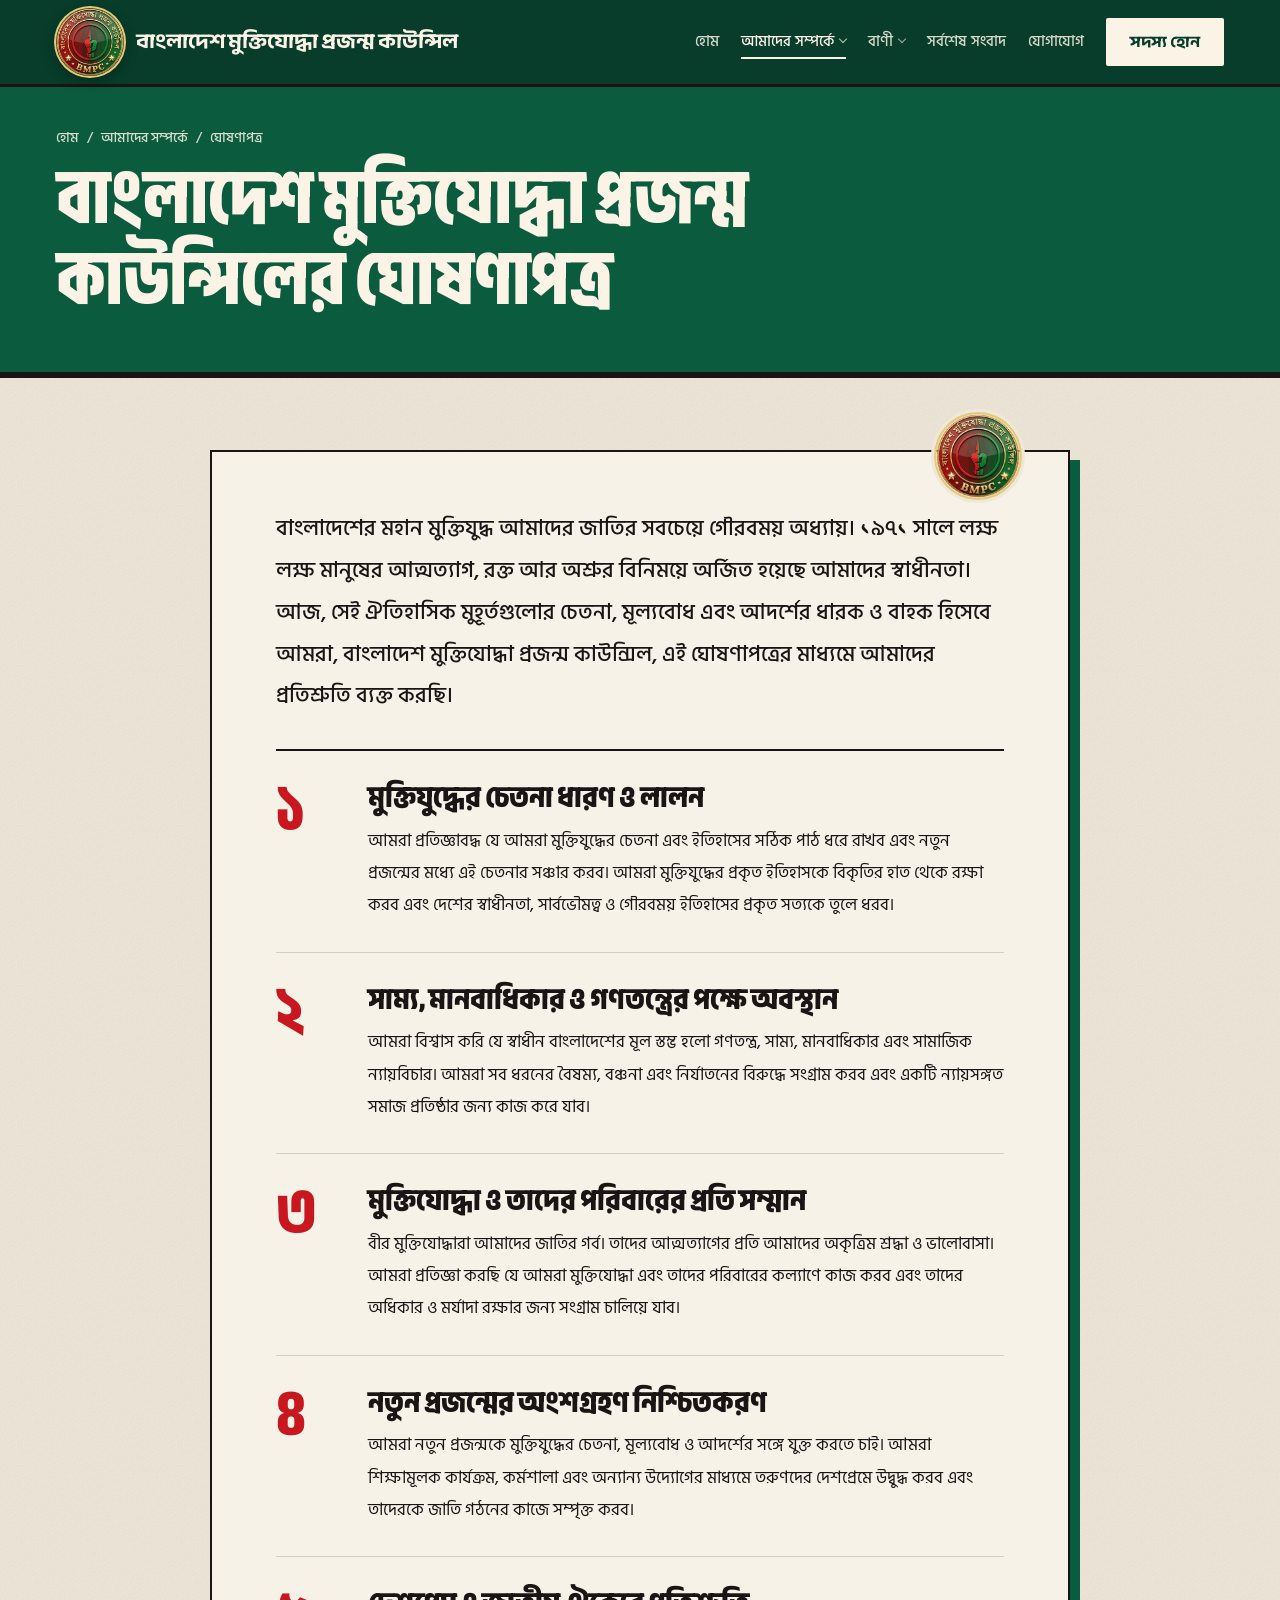
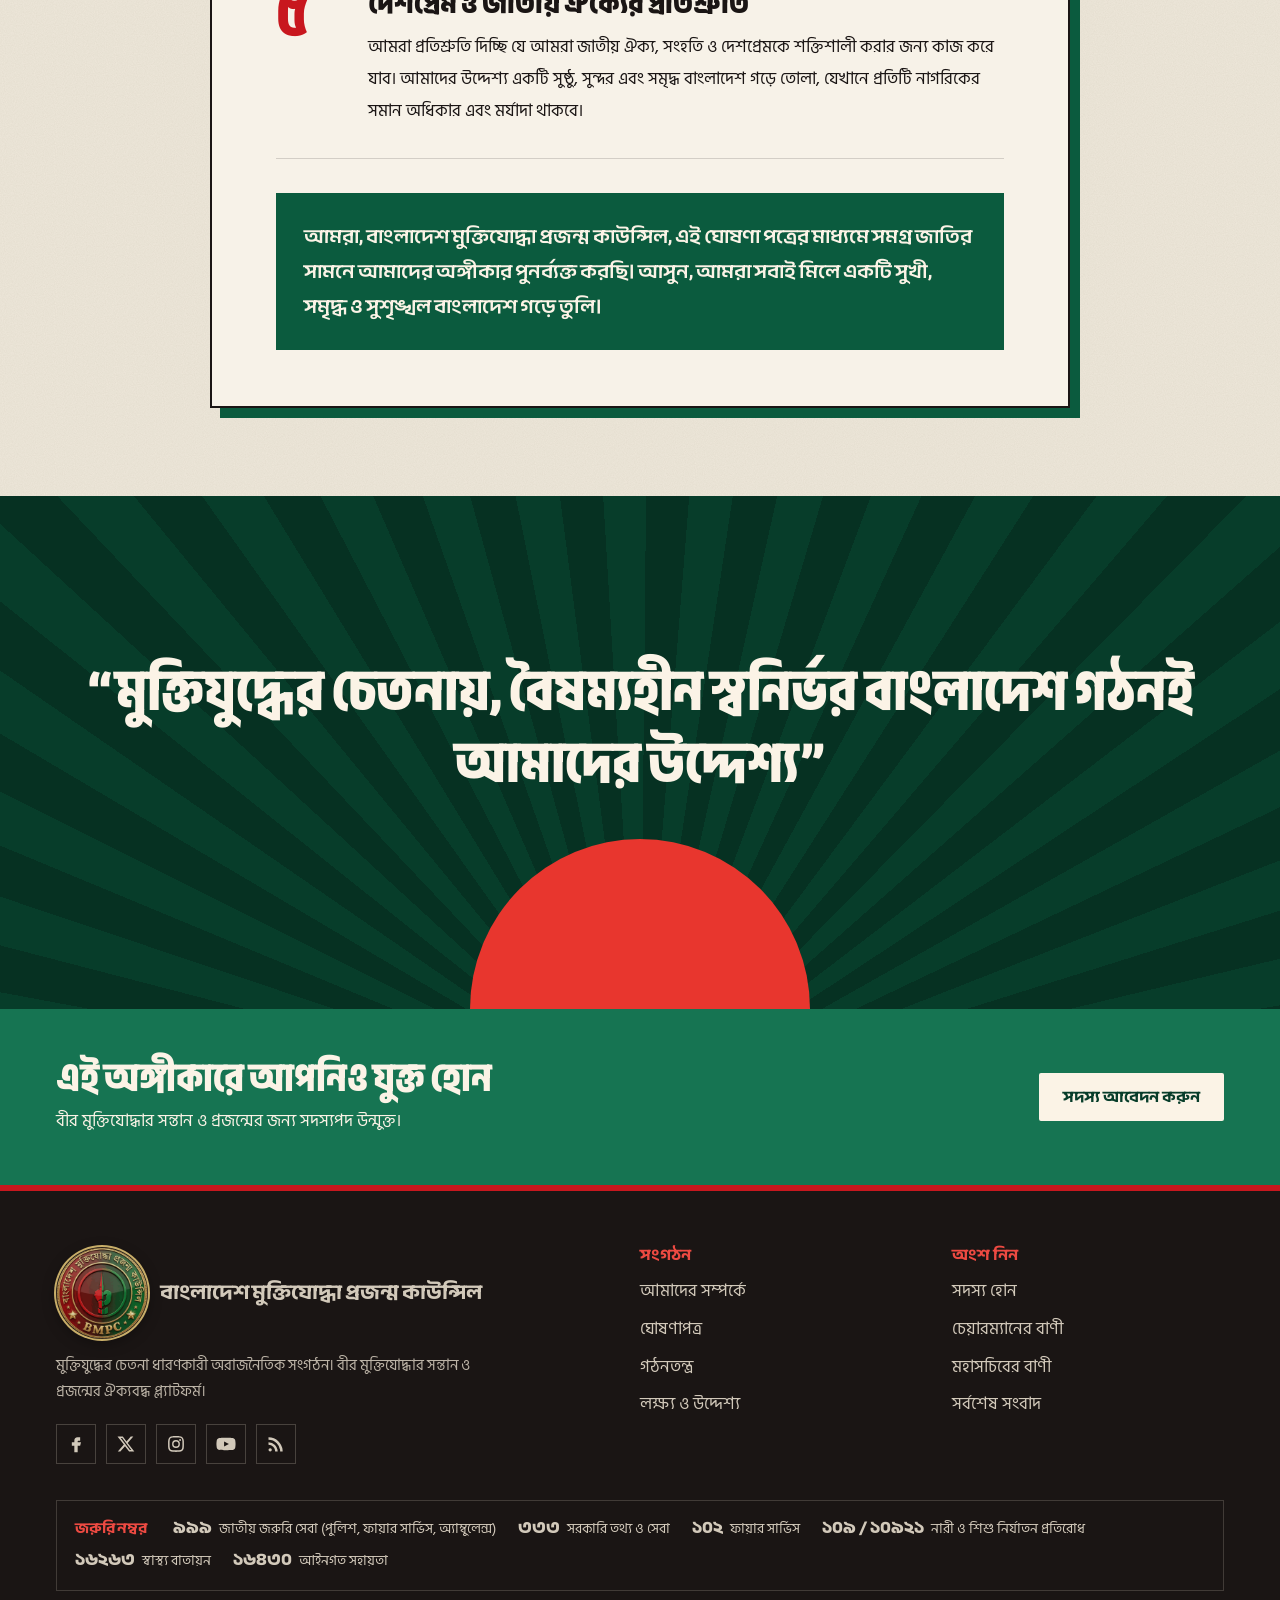
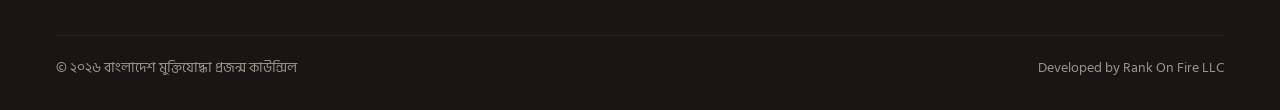
<file: design/manifesto.html>
<!doctype html><html lang="bn"><head><meta charset="utf-8"><meta name="viewport" content="width=device-width,initial-scale=1,viewport-fit=cover"><title>ঘোষণাপত্র | BMPC</title>
<meta name="claude:viewport-fit-sides" content="cover">
<meta name="description" content="মুক্তিযুদ্ধের চেতনা, সাম্য, মানবাধিকার, মুক্তিযোদ্ধা পরিবারের সম্মান ও জাতীয় ঐক্যের পাঁচ দফা অঙ্গীকার: বাংলাদেশ মুক্তিযোদ্ধা প্রজন্ম কাউন্সিলের ঘোষণাপত্র।">
<link rel="canonical" href="https://bmpc.bd/manifesto/">
<meta name="theme-color" content="#073D2A">
<link rel="icon" href="img/icon-32.png" sizes="32x32" type="image/png">
<link rel="apple-touch-icon" href="img/icon-180.png">
<meta property="og:type" content="website">
<meta property="og:site_name" content="বাংলাদেশ মুক্তিযোদ্ধা প্রজন্ম কাউন্সিল">
<meta property="og:locale" content="bn_BD">
<meta property="og:title" content="ঘোষণাপত্র | BMPC">
<meta property="og:description" content="মুক্তিযুদ্ধের চেতনা, সাম্য, মানবাধিকার, মুক্তিযোদ্ধা পরিবারের সম্মান ও জাতীয় ঐক্যের পাঁচ দফা অঙ্গীকার: বাংলাদেশ মুক্তিযোদ্ধা প্রজন্ম কাউন্সিলের ঘোষণাপত্র।">
<meta property="og:url" content="https://jamilahmed16.github.io/bmpcbd/manifesto.html">
<meta property="og:image" content="https://jamilahmed16.github.io/bmpcbd/img/og-default.jpg">
<meta name="twitter:card" content="summary_large_image">
<script type="application/ld+json">{"@context": "https://schema.org", "@graph": [{"@type": "NGO", "@id": "https://bmpc.bd/#organization", "name": "বাংলাদেশ মুক্তিযোদ্ধা প্রজন্ম কাউন্সিল", "alternateName": ["BMPC", "Bangladesh Muktijoddha Projonmo Council"], "url": "https://bmpc.bd/", "logo": {"@type": "ImageObject", "url": "https://bmpc.bd/wp-content/uploads/bmpc-logo.png"}, "description": "মুক্তিযুদ্ধের চেতনা ধারণকারী বীর মুক্তিযোদ্ধার সন্তান ও প্রজন্মের অরাজনৈতিক সংগঠন।", "areaServed": {"@type": "Country", "name": "Bangladesh"}, "inLanguage": "bn-BD", "member": [{"@id": "https://bmpc.bd/#chairman"}, {"@id": "https://bmpc.bd/#secretary-general"}]}, {"@type": "WebSite", "@id": "https://bmpc.bd/#website", "url": "https://bmpc.bd/", "name": "বাংলাদেশ মুক্তিযোদ্ধা প্রজন্ম কাউন্সিল", "inLanguage": "bn-BD", "publisher": {"@id": "https://bmpc.bd/#organization"}, "potentialAction": {"@type": "SearchAction", "target": "https://bmpc.bd/?s={search_term_string}", "query-input": "required name=search_term_string"}}, {"@type": "WebPage", "@id": "https://bmpc.bd/manifesto/#webpage", "url": "https://bmpc.bd/manifesto/", "name": "ঘোষণাপত্র | BMPC", "description": "মুক্তিযুদ্ধের চেতনা, সাম্য, মানবাধিকার, মুক্তিযোদ্ধা পরিবারের সম্মান ও জাতীয় ঐক্যের পাঁচ দফা অঙ্গীকার: বাংলাদেশ মুক্তিযোদ্ধা প্রজন্ম কাউন্সিলের ঘোষণাপত্র।", "inLanguage": "bn-BD", "isPartOf": {"@id": "https://bmpc.bd/#website"}, "about": {"@id": "https://bmpc.bd/#organization"}, "breadcrumb": {"@id": "https://bmpc.bd/manifesto/#breadcrumb"}, "primaryImageOfPage": {"@type": "ImageObject", "url": "https://jamilahmed16.github.io/bmpcbd/img/og-default.jpg"}}, {"@type": "BreadcrumbList", "@id": "https://bmpc.bd/manifesto/#breadcrumb", "itemListElement": [{"@type": "ListItem", "position": 1, "name": "হোম", "item": "https://bmpc.bd/"}, {"@type": "ListItem", "position": 2, "name": "আমাদের সম্পর্কে", "item": "https://bmpc.bd/about/"}, {"@type": "ListItem", "position": 3, "name": "ঘোষণাপত্র", "item": "https://bmpc.bd/manifesto/"}]}]}</script>
<link rel="preconnect" href="https://fonts.googleapis.com"><link rel="preconnect" href="https://fonts.gstatic.com" crossorigin><link rel="stylesheet" href="https://fonts.googleapis.com/css2?family=Anek+Bangla:wdth,wght@75..100,400..800&family=Galada&family=Hind+Siliguri:wght@400;500;600&display=swap"><link rel="stylesheet" href="site.css"><script src="motion.js" defer></script>
<style>
.phero .wrap{display:grid;gap:14px;padding-block:44px 52px}
.phero h1{font-size:clamp(40px,6vw,78px);font-weight:800;font-stretch:76%;line-height:1.05}
.phero .lede{font-size:19px;max-width:42em;opacity:.95}
.phero.with-art .wrap{grid-template-columns:minmax(0,1.4fr) minmax(0,.6fr);align-items:center}
.phero .art svg{display:block;width:100%;max-width:300px;margin-left:auto;height:auto}
@media (max-width:820px){.phero.with-art .wrap{grid-template-columns:1fr}.phero .art{display:none}}
.cta{background:#167452;color:#FBF3E6}
.cta .wrap{display:flex;flex-wrap:wrap;gap:24px;align-items:center;justify-content:space-between;padding-block:48px}
.cta h2{font-size:clamp(28px,3.4vw,40px);font-weight:800;font-stretch:80%}
.cta p{margin-top:6px}
.meta{display:flex;flex-wrap:wrap;gap:8px 14px;align-items:center;font:500 14.5px/1.3 var(--f-body);color:var(--ink-soft)}
.chip-cat{font:700 13px/1 var(--f-body);background:var(--red);color:#fff;padding:7px 10px}
.note-draft{display:inline-flex;gap:10px;align-items:center;font:600 14px/1.4 var(--f-body);background:var(--paper-2);border:1px dashed var(--ink-soft);padding:10px 14px;color:var(--ink-soft)}

.doc{padding-block:72px 88px}
.doc .sheet{max-width:860px;margin:0 auto;background:var(--field);border:2px solid var(--ink);box-shadow:10px 10px 0 var(--green);padding:56px clamp(20px,5vw,64px);position:relative}
.seal{position:absolute;top:-38px;right:clamp(16px,4vw,48px);width:84px;height:84px;border-radius:50%;background:transparent;box-shadow:0 0 0 2px #E7C978,0 0 0 5px var(--paper)}
.seal img{width:100%;height:100%;border-radius:50%;display:block}
.doc .pre{font:500 clamp(19px,2vw,22px)/1.9 var(--f-body);padding-bottom:32px;border-bottom:2px solid var(--ink)}
.pledge{display:grid;grid-template-columns:72px minmax(0,1fr);gap:20px;padding:30px 0;border-bottom:1px solid var(--rule)}
.pledge .n{font:800 64px/.9 var(--f-display);font-stretch:75%;color:var(--red)}
.pledge h2{font-size:clamp(24px,2.6vw,30px);font-weight:800;font-stretch:84%;margin-bottom:10px}
.pledge p{font-size:17px;line-height:1.9}
@media (max-width:560px){.pledge{grid-template-columns:48px minmax(0,1fr);gap:12px}.pledge .n{font-size:46px}}
.closing{margin-top:34px;font:600 20px/1.75 var(--f-display);background:var(--green);color:#FBF3E6;padding:26px 28px}
.slogan{background:var(--green-deep);color:#FBF3E6;position:relative;overflow:hidden;text-align:center}
.slogan::before{content:"";position:absolute;inset:0;background:repeating-conic-gradient(from 0deg at 50% 120%,rgba(0,0,0,.2) 0 4deg,transparent 4deg 8deg)}
.slogan::after{content:"";position:absolute;left:50%;bottom:-170px;width:340px;height:340px;margin-left:-170px;border-radius:50%;background:#E8362E}
.slogan .wrap{position:relative;z-index:1;padding-block:72px 120px}
.slogan q{display:block;font:800 clamp(30px,4.6vw,58px)/1.25 var(--f-display);font-stretch:80%;max-width:20em;margin:0 auto;quotes:"“" "”"}
.slogan p{margin-top:16px;opacity:.8}
</style>
</head><body><header class="top"><div class="wrap">
<a class="brand" href="index.html" aria-label="বাংলাদেশ মুক্তিযোদ্ধা প্রজন্ম কাউন্সিল, হোম"><img class="logo" src="img/logo.png" width="68" height="68" alt=""><span><b>বাংলাদেশ মুক্তিযোদ্ধা প্রজন্ম কাউন্সিল</b></span></a>
<nav class="nav" aria-label="প্রধান মেনু"><a href="index.html">হোম</a><div class="dd"><button type="button" class="dd-btn" aria-current="page" aria-haspopup="true">আমাদের সম্পর্কে<span class="chev" aria-hidden="true"></span></button><div class="dd-menu"><a href="about.html">পরিচিতি ও নীতিমালা</a><a href="manifesto.html">ঘোষণাপত্র</a><a href="constitution.html">গঠনতন্ত্র</a><a href="objectives.html">লক্ষ্য ও উদ্দেশ্য</a></div></div><div class="dd"><button type="button" class="dd-btn" aria-haspopup="true">বাণী<span class="chev" aria-hidden="true"></span></button><div class="dd-menu"><a href="chairman.html">চেয়ারম্যানের বাণী</a><a href="secretary.html">মহাসচিবের বাণী</a></div></div><a href="news.html">সর্বশেষ সংবাদ</a><a href="#footer">যোগাযোগ</a></nav>
<a class="btn btn-paper" href="join.html">সদস্য হোন</a>
<details class="menu"><summary>মেনু</summary><nav class="drop" aria-label="মোবাইল মেনু"><a href="index.html">হোম</a><span class="drop-h">আমাদের সম্পর্কে</span><a class="sub" href="about.html">পরিচিতি ও নীতিমালা</a><a class="sub" href="manifesto.html">ঘোষণাপত্র</a><a class="sub" href="constitution.html">গঠনতন্ত্র</a><a class="sub" href="objectives.html">লক্ষ্য ও উদ্দেশ্য</a><span class="drop-h">বাণী</span><a class="sub" href="chairman.html">চেয়ারম্যানের বাণী</a><a class="sub" href="secretary.html">মহাসচিবের বাণী</a><a href="news.html">সর্বশেষ সংবাদ</a><a href="#footer">যোগাযোগ</a><a href="join.html">সদস্য হোন</a></nav></details>
</div></header><main><section class="hero phero"><div class="wrap"><div style="display:grid;gap:14px"><nav class="crumbs" aria-label="অবস্থান"><a href="index.html">হোম</a><span aria-hidden="true">/</span><a href="about.html">আমাদের সম্পর্কে</a><span aria-hidden="true">/</span><span>ঘোষণাপত্র</span></nav><h1>বাংলাদেশ মুক্তিযোদ্ধা প্রজন্ম কাউন্সিলের ঘোষণাপত্র</h1></div></div></section>
<section class="doc"><div class="wrap"><div class="sheet">
 <div class="seal" aria-hidden="true"><img src="img/logo.png" alt=""></div>
 <p class="pre">বাংলাদেশের মহান মুক্তিযুদ্ধ আমাদের জাতির সবচেয়ে গৌরবময় অধ্যায়। ১৯৭১ সালে লক্ষ লক্ষ মানুষের আত্মত্যাগ, রক্ত আর অশ্রুর বিনিময়ে অর্জিত হয়েছে আমাদের স্বাধীনতা। আজ, সেই ঐতিহাসিক মুহূর্তগুলোর চেতনা, মূল্যবোধ এবং আদর্শের ধারক ও বাহক হিসেবে আমরা, বাংলাদেশ মুক্তিযোদ্ধা প্রজন্ম কাউন্সিল, এই ঘোষণাপত্রের মাধ্যমে আমাদের প্রতিশ্রুতি ব্যক্ত করছি।</p><article class="pledge"><span class="n">১</span><div><h2>মুক্তিযুদ্ধের চেতনা ধারণ ও লালন</h2><p>আমরা প্রতিজ্ঞাবদ্ধ যে আমরা মুক্তিযুদ্ধের চেতনা এবং ইতিহাসের সঠিক পাঠ ধরে রাখব এবং নতুন প্রজন্মের মধ্যে এই চেতনার সঞ্চার করব। আমরা মুক্তিযুদ্ধের প্রকৃত ইতিহাসকে বিকৃতির হাত থেকে রক্ষা করব এবং দেশের স্বাধীনতা, সার্বভৌমত্ব ও গৌরবময় ইতিহাসের প্রকৃত সত্যকে তুলে ধরব।</p></div></article><article class="pledge"><span class="n">২</span><div><h2>সাম্য, মানবাধিকার ও গণতন্ত্রের পক্ষে অবস্থান</h2><p>আমরা বিশ্বাস করি যে স্বাধীন বাংলাদেশের মূল স্তম্ভ হলো গণতন্ত্র, সাম্য, মানবাধিকার এবং সামাজিক ন্যায়বিচার। আমরা সব ধরনের বৈষম্য, বঞ্চনা এবং নির্যাতনের বিরুদ্ধে সংগ্রাম করব এবং একটি ন্যায়সঙ্গত সমাজ প্রতিষ্ঠার জন্য কাজ করে যাব।</p></div></article><article class="pledge"><span class="n">৩</span><div><h2>মুক্তিযোদ্ধা ও তাদের পরিবারের প্রতি সম্মান</h2><p>বীর মুক্তিযোদ্ধারা আমাদের জাতির গর্ব। তাদের আত্মত্যাগের প্রতি আমাদের অকৃত্রিম শ্রদ্ধা ও ভালোবাসা। আমরা প্রতিজ্ঞা করছি যে আমরা মুক্তিযোদ্ধা এবং তাদের পরিবারের কল্যাণে কাজ করব এবং তাদের অধিকার ও মর্যাদা রক্ষার জন্য সংগ্রাম চালিয়ে যাব।</p></div></article><article class="pledge"><span class="n">৪</span><div><h2>নতুন প্রজন্মের অংশগ্রহণ নিশ্চিতকরণ</h2><p>আমরা নতুন প্রজন্মকে মুক্তিযুদ্ধের চেতনা, মূল্যবোধ ও আদর্শের সঙ্গে যুক্ত করতে চাই। আমরা শিক্ষামূলক কার্যক্রম, কর্মশালা এবং অন্যান্য উদ্যোগের মাধ্যমে তরুণদের দেশপ্রেমে উদ্বুদ্ধ করব এবং তাদেরকে জাতি গঠনের কাজে সম্পৃক্ত করব।</p></div></article><article class="pledge"><span class="n">৫</span><div><h2>দেশপ্রেম ও জাতীয় ঐক্যের প্রতিশ্রুতি</h2><p>আমরা প্রতিশ্রুতি দিচ্ছি যে আমরা জাতীয় ঐক্য, সংহতি ও দেশপ্রেমকে শক্তিশালী করার জন্য কাজ করে যাব। আমাদের উদ্দেশ্য একটি সুষ্ঠু, সুন্দর এবং সমৃদ্ধ বাংলাদেশ গড়ে তোলা, যেখানে প্রতিটি নাগরিকের সমান অধিকার এবং মর্যাদা থাকবে।</p></div></article>
 <p class="closing">আমরা, বাংলাদেশ মুক্তিযোদ্ধা প্রজন্ম কাউন্সিল, এই ঘোষণা পত্রের মাধ্যমে সমগ্র জাতির সামনে আমাদের অঙ্গীকার পুনর্ব্যক্ত করছি। আসুন, আমরা সবাই মিলে একটি সুখী, সমৃদ্ধ ও সুশৃঙ্খল বাংলাদেশ গড়ে তুলি।</p>
</div></div></section>
<section class="slogan"><div class="wrap"><q>মুক্তিযুদ্ধের চেতনায়, বৈষম্যহীন স্বনির্ভর বাংলাদেশ গঠনই আমাদের উদ্দেশ্য</q></div></section><section class="cta" style="padding-block:0"><div class="wrap"><div><h2>এই অঙ্গীকারে আপনিও যুক্ত হোন</h2><p>বীর মুক্তিযোদ্ধার সন্তান ও প্রজন্মের জন্য সদস্যপদ উন্মুক্ত।</p></div><a class="btn btn-paper" href="join.html">সদস্য আবেদন করুন</a></div></section></main><footer id="footer"><div class="wrap"><div class="cols">
<div><a class="brand" href="index.html"><img class="logo" src="img/logo.png" width="68" height="68" alt=""><span><b>বাংলাদেশ মুক্তিযোদ্ধা প্রজন্ম কাউন্সিল</b></span></a>
<p class="about-f">মুক্তিযুদ্ধের চেতনা ধারণকারী অরাজনৈতিক সংগঠন। বীর মুক্তিযোদ্ধার সন্তান ও প্রজন্মের ঐক্যবদ্ধ প্ল্যাটফর্ম।</p><div class="social" aria-label="সামাজিক যোগাযোগ"><a href="#" aria-label="Facebook"><svg viewBox="0 0 24 24" width="20" height="20"><path fill="currentColor" d="M14 8h3V4h-3c-2.8 0-4 1.7-4 4.2V10H7v4h3v8h4v-8h3l1-4h-4V8.6c0-.4.3-.6.6-.6z"/></svg></a><a href="#" aria-label="X"><svg viewBox="0 0 24 24" width="20" height="20"><path fill="currentColor" d="M17.7 3h3.1l-6.8 7.8L22 21h-6.3l-4.9-6.4L5.2 21H2.1l7.3-8.3L1.8 3h6.4l4.4 5.9zm-1.1 16.2h1.7L7.5 4.7H5.7z"/></svg></a><a href="#" aria-label="Instagram"><svg viewBox="0 0 24 24" width="20" height="20"><path fill="currentColor" d="M12 7.3A4.7 4.7 0 1 0 12 16.7 4.7 4.7 0 0 0 12 7.3zm0 7.7a3 3 0 1 1 0-6 3 3 0 0 1 0 6zm4.9-8.9a1.1 1.1 0 1 1 0 2.2 1.1 1.1 0 0 1 0-2.2zM12 2.5c-2.6 0-2.9 0-3.9.1C4.6 2.7 2.7 4.6 2.6 8.1c-.1 1-.1 1.3-.1 3.9s0 2.9.1 3.9c.1 3.5 2 5.4 5.5 5.5 1 .1 1.3.1 3.9.1s2.9 0 3.9-.1c3.5-.1 5.4-2 5.5-5.5.1-1 .1-1.3.1-3.9s0-2.9-.1-3.9c-.1-3.5-2-5.4-5.5-5.5-1-.1-1.3-.1-3.9-.1zm0 1.7c2.5 0 2.8 0 3.8.1 2.5.1 3.7 1.3 3.8 3.8.1 1 .1 1.3.1 3.8s0 2.8-.1 3.8c-.1 2.5-1.3 3.7-3.8 3.8-1 .1-1.3.1-3.8.1s-2.8 0-3.8-.1c-2.5-.1-3.7-1.3-3.8-3.8-.1-1-.1-1.3-.1-3.8s0-2.8.1-3.8C4.5 5.6 5.7 4.4 8.2 4.3c1-.1 1.3-.1 3.8-.1z"/></svg></a><a href="https://www.youtube.com/channel/UC3pXvRvIoVYgEGwdkNx3Gfw" aria-label="YouTube" rel="noopener" target="_blank"><svg viewBox="0 0 24 24" width="20" height="20"><path fill="currentColor" d="M23 7.2a3 3 0 0 0-2.1-2.1C19 4.6 12 4.6 12 4.6s-7 0-8.9.5A3 3 0 0 0 1 7.2 31 31 0 0 0 .5 12a31 31 0 0 0 .5 4.8 3 3 0 0 0 2.1 2.1c1.9.5 8.9.5 8.9.5s7 0 8.9-.5a3 3 0 0 0 2.1-2.1 31 31 0 0 0 .5-4.8 31 31 0 0 0-.5-4.8zM9.7 15V9l5.8 3z"/></svg></a><a href="news.html" aria-label="সংবাদ (RSS)"><svg viewBox="0 0 24 24" width="20" height="20"><path fill="currentColor" d="M5 17a2 2 0 1 1 0 4 2 2 0 0 1 0-4zM3 10v3a8 8 0 0 1 8 8h3A11 11 0 0 0 3 10zm0-6v3a14 14 0 0 1 14 14h3A17 17 0 0 0 3 4z"/></svg></a></div></div>
<div><h2 class="fh">সংগঠন</h2><ul><li><a href="about.html">আমাদের সম্পর্কে</a></li><li><a href="manifesto.html">ঘোষণাপত্র</a></li><li><a href="constitution.html">গঠনতন্ত্র</a></li><li><a href="objectives.html">লক্ষ্য ও উদ্দেশ্য</a></li></ul></div>
<div><h2 class="fh">অংশ নিন</h2><ul><li><a href="join.html">সদস্য হোন</a></li><li><a href="chairman.html">চেয়ারম্যানের বাণী</a></li><li><a href="secretary.html">মহাসচিবের বাণী</a></li><li><a href="news.html">সর্বশেষ সংবাদ</a></li></ul></div>
</div><div class="emergency" aria-label="জরুরি হটলাইন"><b>জরুরি নম্বর</b><span><strong>৯৯৯</strong> জাতীয় জরুরি সেবা (পুলিশ, ফায়ার সার্ভিস, অ্যাম্বুলেন্স)</span><span><strong>৩৩৩</strong> সরকারি তথ্য ও সেবা</span><span><strong>১০২</strong> ফায়ার সার্ভিস</span><span><strong>১০৯ / ১০৯২১</strong> নারী ও শিশু নির্যাতন প্রতিরোধ</span><span><strong>১৬২৬৩</strong> স্বাস্থ্য বাতায়ন</span><span><strong>১৬৪৩০</strong> আইনগত সহায়তা</span></div><div class="legal"><span>© ২০২৬ বাংলাদেশ মুক্তিযোদ্ধা প্রজন্ম কাউন্সিল</span><span>Developed by Rank On Fire LLC</span></div></div></footer></body></html>
</file>
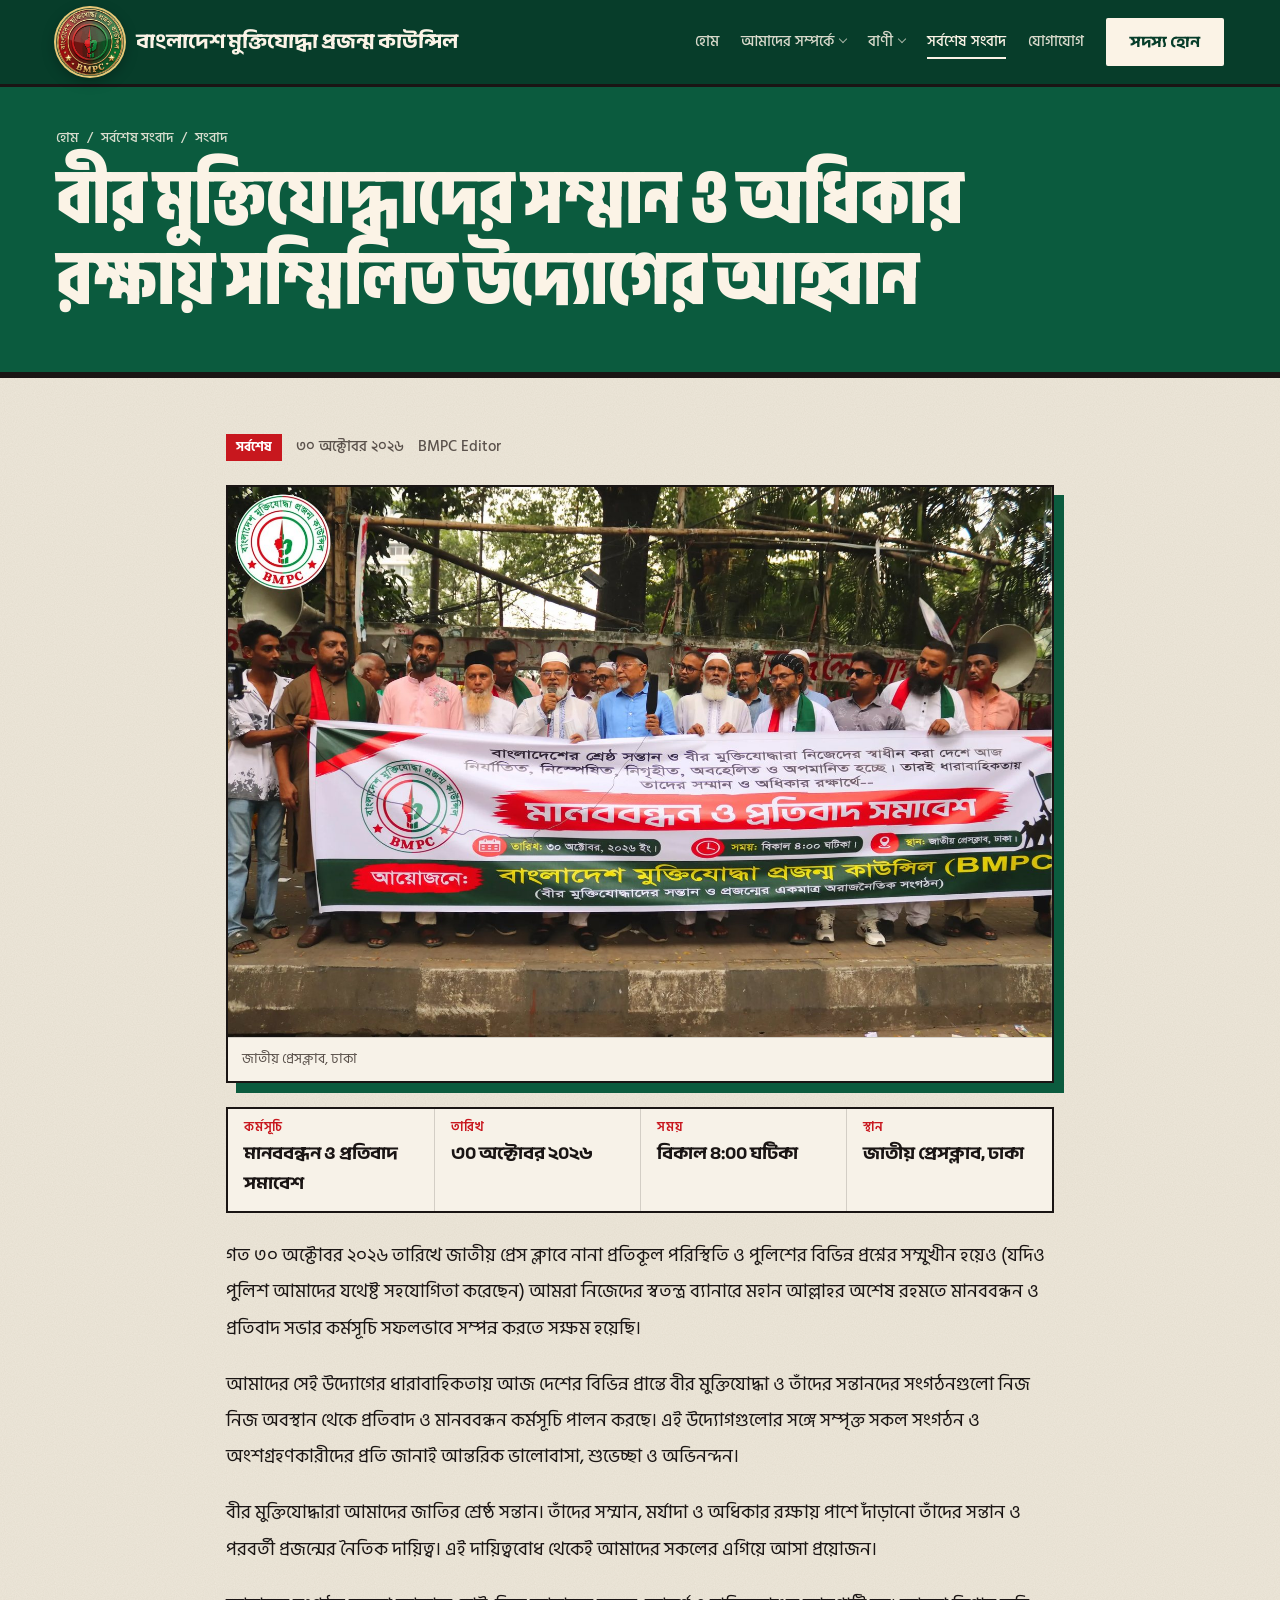
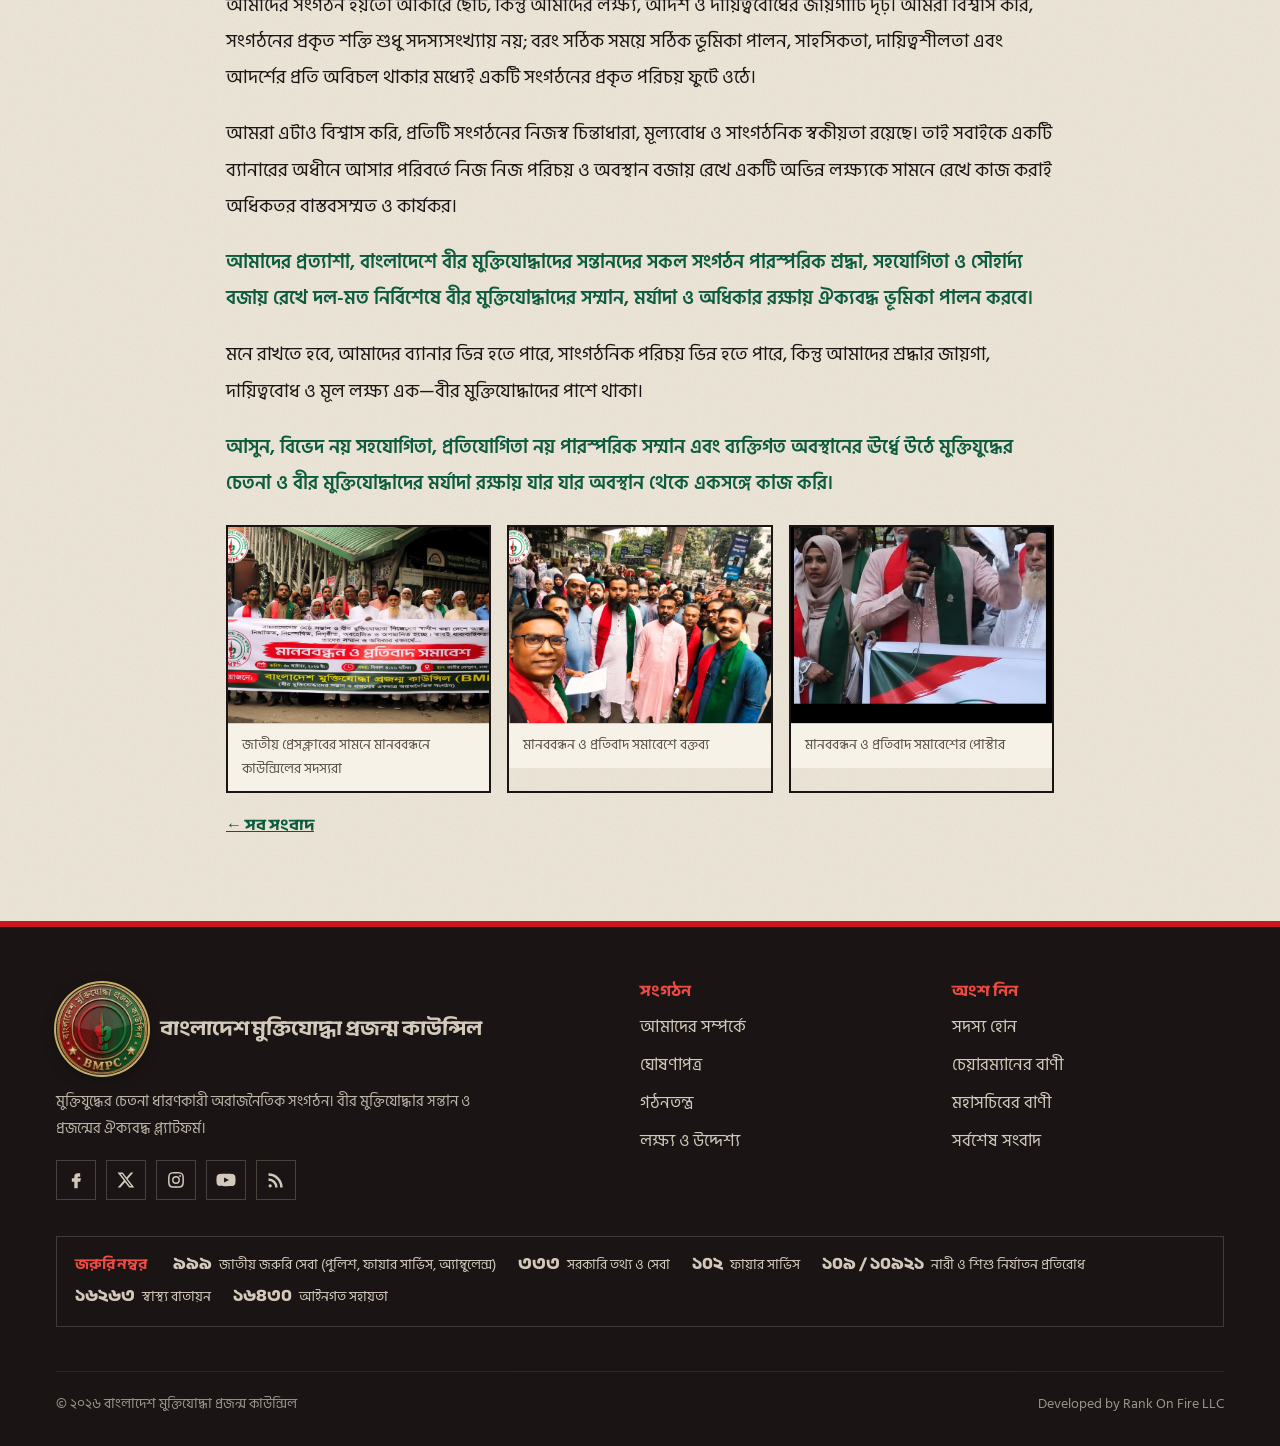
<file: design/news-2026-10-30-press-club-human-chain.html>
<!doctype html><html lang="bn"><head><meta charset="utf-8"><meta name="viewport" content="width=device-width,initial-scale=1,viewport-fit=cover"><title>বীর মুক্তিযোদ্ধাদের সম্মান ও অধিকার রক্ষায় সম্মিলিত উদ্যোগের আহ্বান | BMPC</title>
<meta name="claude:viewport-fit-sides" content="cover">
<meta name="description" content="গত ৩০ অক্টোবর ২০২৬ তারিখে জাতীয় প্রেস ক্লাবে নানা প্রতিকূল পরিস্থিতি ও পুলিশের বিভিন্ন প্রশ্নের সম্মুখীন হয়েও (যদিও পুলিশ আমাদের যথেষ্ট সহযোগিতা করে…">
<link rel="canonical" href="https://bmpc.bd/news/2026-10-30-press-club-human-chain/">
<meta name="theme-color" content="#073D2A">
<link rel="icon" href="img/icon-32.png" sizes="32x32" type="image/png">
<link rel="apple-touch-icon" href="img/icon-180.png">
<meta property="og:type" content="article">
<meta property="og:site_name" content="বাংলাদেশ মুক্তিযোদ্ধা প্রজন্ম কাউন্সিল">
<meta property="og:locale" content="bn_BD">
<meta property="og:title" content="বীর মুক্তিযোদ্ধাদের সম্মান ও অধিকার রক্ষায় সম্মিলিত উদ্যোগের আহ্বান | BMPC">
<meta property="og:description" content="গত ৩০ অক্টোবর ২০২৬ তারিখে জাতীয় প্রেস ক্লাবে নানা প্রতিকূল পরিস্থিতি ও পুলিশের বিভিন্ন প্রশ্নের সম্মুখীন হয়েও (যদিও পুলিশ আমাদের যথেষ্ট সহযোগিতা করে…">
<meta property="og:url" content="https://jamilahmed16.github.io/bmpcbd/news-2026-10-30-press-club-human-chain.html">
<meta property="og:image" content="https://jamilahmed16.github.io/bmpcbd/img/news-press-club.jpg">
<meta name="twitter:card" content="summary_large_image">
<meta property="article:published_time" content="2026-10-30T16:00:00+06:00">
<script type="application/ld+json">{"@context": "https://schema.org", "@graph": [{"@type": "NGO", "@id": "https://bmpc.bd/#organization", "name": "বাংলাদেশ মুক্তিযোদ্ধা প্রজন্ম কাউন্সিল", "alternateName": ["BMPC", "Bangladesh Muktijoddha Projonmo Council"], "url": "https://bmpc.bd/", "logo": {"@type": "ImageObject", "url": "https://bmpc.bd/wp-content/uploads/bmpc-logo.png"}, "description": "মুক্তিযুদ্ধের চেতনা ধারণকারী বীর মুক্তিযোদ্ধার সন্তান ও প্রজন্মের অরাজনৈতিক সংগঠন।", "areaServed": {"@type": "Country", "name": "Bangladesh"}, "inLanguage": "bn-BD", "member": [{"@id": "https://bmpc.bd/#chairman"}, {"@id": "https://bmpc.bd/#secretary-general"}]}, {"@type": "WebSite", "@id": "https://bmpc.bd/#website", "url": "https://bmpc.bd/", "name": "বাংলাদেশ মুক্তিযোদ্ধা প্রজন্ম কাউন্সিল", "inLanguage": "bn-BD", "publisher": {"@id": "https://bmpc.bd/#organization"}, "potentialAction": {"@type": "SearchAction", "target": "https://bmpc.bd/?s={search_term_string}", "query-input": "required name=search_term_string"}}, {"@type": "WebPage", "@id": "https://bmpc.bd/news/2026-10-30-press-club-human-chain/#webpage", "url": "https://bmpc.bd/news/2026-10-30-press-club-human-chain/", "name": "বীর মুক্তিযোদ্ধাদের সম্মান ও অধিকার রক্ষায় সম্মিলিত উদ্যোগের আহ্বান | BMPC", "description": "গত ৩০ অক্টোবর ২০২৬ তারিখে জাতীয় প্রেস ক্লাবে নানা প্রতিকূল পরিস্থিতি ও পুলিশের বিভিন্ন প্রশ্নের সম্মুখীন হয়েও (যদিও পুলিশ আমাদের যথেষ্ট সহযোগিতা করে…", "inLanguage": "bn-BD", "isPartOf": {"@id": "https://bmpc.bd/#website"}, "about": {"@id": "https://bmpc.bd/#organization"}, "breadcrumb": {"@id": "https://bmpc.bd/news/2026-10-30-press-club-human-chain/#breadcrumb"}, "primaryImageOfPage": {"@type": "ImageObject", "url": "https://jamilahmed16.github.io/bmpcbd/img/news-press-club.jpg"}}, {"@type": "BreadcrumbList", "@id": "https://bmpc.bd/news/2026-10-30-press-club-human-chain/#breadcrumb", "itemListElement": [{"@type": "ListItem", "position": 1, "name": "হোম", "item": "https://bmpc.bd/"}, {"@type": "ListItem", "position": 2, "name": "সর্বশেষ সংবাদ", "item": "https://bmpc.bd/news/"}, {"@type": "ListItem", "position": 3, "name": "বীর মুক্তিযোদ্ধাদের সম্মান ও অধিকার রক্ষায় সম্মিলিত উদ্যোগের আহ্বান", "item": "https://bmpc.bd/news/2026-10-30-press-club-human-chain/"}]}, {"@type": "NewsArticle", "@id": "https://bmpc.bd/news/2026-10-30-press-club-human-chain/#article", "headline": "বীর মুক্তিযোদ্ধাদের সম্মান ও অধিকার রক্ষায় সম্মিলিত উদ্যোগের আহ্বান", "description": "গত ৩০ অক্টোবর ২০২৬ তারিখে জাতীয় প্রেস ক্লাবে নানা প্রতিকূল পরিস্থিতি ও পুলিশের বিভিন্ন প্রশ্নের সম্মুখীন হয়েও (যদিও পুলিশ আমাদের যথেষ্ট সহযোগিতা করে…", "image": ["https://jamilahmed16.github.io/bmpcbd/img/news-press-club.jpg"], "datePublished": "2026-10-30T16:00:00+06:00", "dateModified": "2026-10-30T16:00:00+06:00", "author": {"@id": "https://bmpc.bd/#organization"}, "publisher": {"@id": "https://bmpc.bd/#organization"}, "mainEntityOfPage": {"@id": "https://bmpc.bd/news/2026-10-30-press-club-human-chain/#webpage"}, "inLanguage": "bn-BD", "articleSection": "সর্বশেষ"}]}</script>
<link rel="preconnect" href="https://fonts.googleapis.com"><link rel="preconnect" href="https://fonts.gstatic.com" crossorigin><link rel="stylesheet" href="https://fonts.googleapis.com/css2?family=Anek+Bangla:wdth,wght@75..100,400..800&family=Galada&family=Hind+Siliguri:wght@400;500;600&display=swap"><link rel="stylesheet" href="site.css"><script src="motion.js" defer></script>
<style>
.phero .wrap{display:grid;gap:14px;padding-block:44px 52px}
.phero h1{font-size:clamp(40px,6vw,78px);font-weight:800;font-stretch:76%;line-height:1.05}
.phero .lede{font-size:19px;max-width:42em;opacity:.95}
.phero.with-art .wrap{grid-template-columns:minmax(0,1.4fr) minmax(0,.6fr);align-items:center}
.phero .art svg{display:block;width:100%;max-width:300px;margin-left:auto;height:auto}
@media (max-width:820px){.phero.with-art .wrap{grid-template-columns:1fr}.phero .art{display:none}}
.cta{background:#167452;color:#FBF3E6}
.cta .wrap{display:flex;flex-wrap:wrap;gap:24px;align-items:center;justify-content:space-between;padding-block:48px}
.cta h2{font-size:clamp(28px,3.4vw,40px);font-weight:800;font-stretch:80%}
.cta p{margin-top:6px}
.meta{display:flex;flex-wrap:wrap;gap:8px 14px;align-items:center;font:500 14.5px/1.3 var(--f-body);color:var(--ink-soft)}
.chip-cat{font:700 13px/1 var(--f-body);background:var(--red);color:#fff;padding:7px 10px}
.note-draft{display:inline-flex;gap:10px;align-items:center;font:600 14px/1.4 var(--f-body);background:var(--paper-2);border:1px dashed var(--ink-soft);padding:10px 14px;color:var(--ink-soft)}

.post .wrap{max-width:860px;padding-block:56px 88px;display:grid;gap:24px}
.post figure{margin:0;border:2px solid var(--ink);box-shadow:10px 10px 0 var(--green)}
.post figure img{display:block;width:100%;height:auto}
.post figcaption{font-size:13.5px;color:var(--ink-soft);padding:10px 14px;background:var(--field);border-top:1px solid var(--rule)}
.gallery{display:grid;grid-template-columns:repeat(auto-fill,minmax(min(100%,240px),1fr));gap:16px}
.gallery figure{margin:0;border:2px solid var(--ink);box-shadow:none}
.gallery img{display:block;width:100%;aspect-ratio:4/3;object-fit:cover}
.event{display:grid;grid-template-columns:repeat(auto-fit,minmax(min(100%,180px),1fr));border:2px solid var(--ink);background:var(--field)}
.event div{padding:12px 16px;border-left:1px solid var(--rule)}
.event div:first-child{border-left:0}
.event small{display:block;font:600 12.5px/1 var(--f-body);letter-spacing:.06em;color:var(--red);margin-bottom:6px}
.event b{font:700 18px/1.3 var(--f-display)}

.post .body p{font-size:18.5px;line-height:1.95}
.post .body p+p{margin-top:1.1em}
.post .body strong{color:var(--green);font-weight:600}
.back{font:700 16px/1 var(--f-display);color:var(--green)}
</style>
</head><body><header class="top"><div class="wrap">
<a class="brand" href="index.html" aria-label="বাংলাদেশ মুক্তিযোদ্ধা প্রজন্ম কাউন্সিল, হোম"><img class="logo" src="img/logo.png" width="68" height="68" alt=""><span><b>বাংলাদেশ মুক্তিযোদ্ধা প্রজন্ম কাউন্সিল</b></span></a>
<nav class="nav" aria-label="প্রধান মেনু"><a href="index.html">হোম</a><div class="dd"><button type="button" class="dd-btn" aria-haspopup="true">আমাদের সম্পর্কে<span class="chev" aria-hidden="true"></span></button><div class="dd-menu"><a href="about.html">পরিচিতি ও নীতিমালা</a><a href="manifesto.html">ঘোষণাপত্র</a><a href="constitution.html">গঠনতন্ত্র</a><a href="objectives.html">লক্ষ্য ও উদ্দেশ্য</a></div></div><div class="dd"><button type="button" class="dd-btn" aria-haspopup="true">বাণী<span class="chev" aria-hidden="true"></span></button><div class="dd-menu"><a href="chairman.html">চেয়ারম্যানের বাণী</a><a href="secretary.html">মহাসচিবের বাণী</a></div></div><a href="news.html" aria-current="page">সর্বশেষ সংবাদ</a><a href="#footer">যোগাযোগ</a></nav>
<a class="btn btn-paper" href="join.html">সদস্য হোন</a>
<details class="menu"><summary>মেনু</summary><nav class="drop" aria-label="মোবাইল মেনু"><a href="index.html">হোম</a><span class="drop-h">আমাদের সম্পর্কে</span><a class="sub" href="about.html">পরিচিতি ও নীতিমালা</a><a class="sub" href="manifesto.html">ঘোষণাপত্র</a><a class="sub" href="constitution.html">গঠনতন্ত্র</a><a class="sub" href="objectives.html">লক্ষ্য ও উদ্দেশ্য</a><span class="drop-h">বাণী</span><a class="sub" href="chairman.html">চেয়ারম্যানের বাণী</a><a class="sub" href="secretary.html">মহাসচিবের বাণী</a><a href="news.html">সর্বশেষ সংবাদ</a><a href="#footer">যোগাযোগ</a><a href="join.html">সদস্য হোন</a></nav></details>
</div></header><main><section class="hero phero"><div class="wrap"><div style="display:grid;gap:14px"><nav class="crumbs" aria-label="অবস্থান"><a href="index.html">হোম</a><span aria-hidden="true">/</span><a href="news.html">সর্বশেষ সংবাদ</a><span aria-hidden="true">/</span><span>সংবাদ</span></nav><h1>বীর মুক্তিযোদ্ধাদের সম্মান ও অধিকার রক্ষায় সম্মিলিত উদ্যোগের আহ্বান</h1></div></div></section>
<article class="post"><div class="wrap">
 <div class="meta"><span class="chip-cat">সর্বশেষ</span><time datetime="2026-10-30">৩০ অক্টোবর ২০২৬</time><span>BMPC Editor</span></div>
 <figure><img src="img/news-press-club.jpg" alt="জাতীয় প্রেসক্লাবের সামনে বাংলাদেশ মুক্তিযোদ্ধা প্রজন্ম কাউন্সিলের মানববন্ধন ও প্রতিবাদ সমাবেশ" width="795" height="497"><figcaption>জাতীয় প্রেসক্লাব, ঢাকা</figcaption></figure>
 <div class="event" aria-label="কর্মসূচির তথ্য"><div><small>কর্মসূচি</small><b>মানববন্ধন ও প্রতিবাদ সমাবেশ</b></div><div><small>তারিখ</small><b>৩০ অক্টোবর ২০২৬</b></div><div><small>সময়</small><b>বিকাল ৪:০০ ঘটিকা</b></div><div><small>স্থান</small><b>জাতীয় প্রেসক্লাব, ঢাকা</b></div></div>
 <div class="body"><p>গত ৩০ অক্টোবর ২০২৬ তারিখে জাতীয় প্রেস ক্লাবে নানা প্রতিকূল পরিস্থিতি ও পুলিশের বিভিন্ন প্রশ্নের সম্মুখীন হয়েও (যদিও পুলিশ আমাদের যথেষ্ট সহযোগিতা করেছেন) আমরা নিজেদের স্বতন্ত্র ব্যানারে মহান আল্লাহর অশেষ রহমতে মানববন্ধন ও প্রতিবাদ সভার কর্মসূচি সফলভাবে সম্পন্ন করতে সক্ষম হয়েছি।</p><p>আমাদের সেই উদ্যোগের ধারাবাহিকতায় আজ দেশের বিভিন্ন প্রান্তে বীর মুক্তিযোদ্ধা ও তাঁদের সন্তানদের সংগঠনগুলো নিজ নিজ অবস্থান থেকে প্রতিবাদ ও মানববন্ধন কর্মসূচি পালন করছে। এই উদ্যোগগুলোর সঙ্গে সম্পৃক্ত সকল সংগঠন ও অংশগ্রহণকারীদের প্রতি জানাই আন্তরিক ভালোবাসা, শুভেচ্ছা ও অভিনন্দন।</p><p>বীর মুক্তিযোদ্ধারা আমাদের জাতির শ্রেষ্ঠ সন্তান। তাঁদের সম্মান, মর্যাদা ও অধিকার রক্ষায় পাশে দাঁড়ানো তাঁদের সন্তান ও পরবর্তী প্রজন্মের নৈতিক দায়িত্ব। এই দায়িত্ববোধ থেকেই আমাদের সকলের এগিয়ে আসা প্রয়োজন।</p><p>আমাদের সংগঠন হয়তো আকারে ছোট, কিন্তু আমাদের লক্ষ্য, আদর্শ ও দায়িত্ববোধের জায়গাটি দৃঢ়। আমরা বিশ্বাস করি, সংগঠনের প্রকৃত শক্তি শুধু সদস্যসংখ্যায় নয়; বরং সঠিক সময়ে সঠিক ভূমিকা পালন, সাহসিকতা, দায়িত্বশীলতা এবং আদর্শের প্রতি অবিচল থাকার মধ্যেই একটি সংগঠনের প্রকৃত পরিচয় ফুটে ওঠে।</p><p>আমরা এটাও বিশ্বাস করি, প্রতিটি সংগঠনের নিজস্ব চিন্তাধারা, মূল্যবোধ ও সাংগঠনিক স্বকীয়তা রয়েছে। তাই সবাইকে একটি ব্যানারের অধীনে আসার পরিবর্তে নিজ নিজ পরিচয় ও অবস্থান বজায় রেখে একটি অভিন্ন লক্ষ্যকে সামনে রেখে কাজ করাই অধিকতর বাস্তবসম্মত ও কার্যকর।</p><p><strong>আমাদের প্রত্যাশা, বাংলাদেশে বীর মুক্তিযোদ্ধাদের সন্তানদের সকল সংগঠন পারস্পরিক শ্রদ্ধা, সহযোগিতা ও সৌহার্দ্য বজায় রেখে দল-মত নির্বিশেষে বীর মুক্তিযোদ্ধাদের সম্মান, মর্যাদা ও অধিকার রক্ষায় ঐক্যবদ্ধ ভূমিকা পালন করবে।</strong></p><p>মনে রাখতে হবে, আমাদের ব্যানার ভিন্ন হতে পারে, সাংগঠনিক পরিচয় ভিন্ন হতে পারে, কিন্তু আমাদের শ্রদ্ধার জায়গা, দায়িত্ববোধ ও মূল লক্ষ্য এক—বীর মুক্তিযোদ্ধাদের পাশে থাকা।</p><p><strong>আসুন, বিভেদ নয় সহযোগিতা, প্রতিযোগিতা নয় পারস্পরিক সম্মান এবং ব্যক্তিগত অবস্থানের ঊর্ধ্বে উঠে মুক্তিযুদ্ধের চেতনা ও বীর মুক্তিযোদ্ধাদের মর্যাদা রক্ষায় যার যার অবস্থান থেকে একসঙ্গে কাজ করি।</strong></p></div>
 <div class="gallery"><figure><img src="img/news-press-club-2.jpg" alt="জাতীয় প্রেসক্লাবের সামনে মানববন্ধনে কাউন্সিলের সদস্যরা" loading="lazy"><figcaption>জাতীয় প্রেসক্লাবের সামনে মানববন্ধনে কাউন্সিলের সদস্যরা</figcaption></figure><figure><img src="img/news-press-club-3.jpg" alt="মানববন্ধন ও প্রতিবাদ সমাবেশে বক্তব্য" loading="lazy"><figcaption>মানববন্ধন ও প্রতিবাদ সমাবেশে বক্তব্য</figcaption></figure><figure><img src="img/news-press-club-poster.jpg" alt="মানববন্ধন ও প্রতিবাদ সমাবেশের পোস্টার" loading="lazy"><figcaption>মানববন্ধন ও প্রতিবাদ সমাবেশের পোস্টার</figcaption></figure></div>
 <a class="back" href="news.html">← সব সংবাদ</a>
</div></article></main><footer id="footer"><div class="wrap"><div class="cols">
<div><a class="brand" href="index.html"><img class="logo" src="img/logo.png" width="68" height="68" alt=""><span><b>বাংলাদেশ মুক্তিযোদ্ধা প্রজন্ম কাউন্সিল</b></span></a>
<p class="about-f">মুক্তিযুদ্ধের চেতনা ধারণকারী অরাজনৈতিক সংগঠন। বীর মুক্তিযোদ্ধার সন্তান ও প্রজন্মের ঐক্যবদ্ধ প্ল্যাটফর্ম।</p><div class="social" aria-label="সামাজিক যোগাযোগ"><a href="#" aria-label="Facebook"><svg viewBox="0 0 24 24" width="20" height="20"><path fill="currentColor" d="M14 8h3V4h-3c-2.8 0-4 1.7-4 4.2V10H7v4h3v8h4v-8h3l1-4h-4V8.6c0-.4.3-.6.6-.6z"/></svg></a><a href="#" aria-label="X"><svg viewBox="0 0 24 24" width="20" height="20"><path fill="currentColor" d="M17.7 3h3.1l-6.8 7.8L22 21h-6.3l-4.9-6.4L5.2 21H2.1l7.3-8.3L1.8 3h6.4l4.4 5.9zm-1.1 16.2h1.7L7.5 4.7H5.7z"/></svg></a><a href="#" aria-label="Instagram"><svg viewBox="0 0 24 24" width="20" height="20"><path fill="currentColor" d="M12 7.3A4.7 4.7 0 1 0 12 16.7 4.7 4.7 0 0 0 12 7.3zm0 7.7a3 3 0 1 1 0-6 3 3 0 0 1 0 6zm4.9-8.9a1.1 1.1 0 1 1 0 2.2 1.1 1.1 0 0 1 0-2.2zM12 2.5c-2.6 0-2.9 0-3.9.1C4.6 2.7 2.7 4.6 2.6 8.1c-.1 1-.1 1.3-.1 3.9s0 2.9.1 3.9c.1 3.5 2 5.4 5.5 5.5 1 .1 1.3.1 3.9.1s2.9 0 3.9-.1c3.5-.1 5.4-2 5.5-5.5.1-1 .1-1.3.1-3.9s0-2.9-.1-3.9c-.1-3.5-2-5.4-5.5-5.5-1-.1-1.3-.1-3.9-.1zm0 1.7c2.5 0 2.8 0 3.8.1 2.5.1 3.7 1.3 3.8 3.8.1 1 .1 1.3.1 3.8s0 2.8-.1 3.8c-.1 2.5-1.3 3.7-3.8 3.8-1 .1-1.3.1-3.8.1s-2.8 0-3.8-.1c-2.5-.1-3.7-1.3-3.8-3.8-.1-1-.1-1.3-.1-3.8s0-2.8.1-3.8C4.5 5.6 5.7 4.4 8.2 4.3c1-.1 1.3-.1 3.8-.1z"/></svg></a><a href="https://www.youtube.com/channel/UC3pXvRvIoVYgEGwdkNx3Gfw" aria-label="YouTube" rel="noopener" target="_blank"><svg viewBox="0 0 24 24" width="20" height="20"><path fill="currentColor" d="M23 7.2a3 3 0 0 0-2.1-2.1C19 4.6 12 4.6 12 4.6s-7 0-8.9.5A3 3 0 0 0 1 7.2 31 31 0 0 0 .5 12a31 31 0 0 0 .5 4.8 3 3 0 0 0 2.1 2.1c1.9.5 8.9.5 8.9.5s7 0 8.9-.5a3 3 0 0 0 2.1-2.1 31 31 0 0 0 .5-4.8 31 31 0 0 0-.5-4.8zM9.7 15V9l5.8 3z"/></svg></a><a href="news.html" aria-label="সংবাদ (RSS)"><svg viewBox="0 0 24 24" width="20" height="20"><path fill="currentColor" d="M5 17a2 2 0 1 1 0 4 2 2 0 0 1 0-4zM3 10v3a8 8 0 0 1 8 8h3A11 11 0 0 0 3 10zm0-6v3a14 14 0 0 1 14 14h3A17 17 0 0 0 3 4z"/></svg></a></div></div>
<div><h2 class="fh">সংগঠন</h2><ul><li><a href="about.html">আমাদের সম্পর্কে</a></li><li><a href="manifesto.html">ঘোষণাপত্র</a></li><li><a href="constitution.html">গঠনতন্ত্র</a></li><li><a href="objectives.html">লক্ষ্য ও উদ্দেশ্য</a></li></ul></div>
<div><h2 class="fh">অংশ নিন</h2><ul><li><a href="join.html">সদস্য হোন</a></li><li><a href="chairman.html">চেয়ারম্যানের বাণী</a></li><li><a href="secretary.html">মহাসচিবের বাণী</a></li><li><a href="news.html">সর্বশেষ সংবাদ</a></li></ul></div>
</div><div class="emergency" aria-label="জরুরি হটলাইন"><b>জরুরি নম্বর</b><span><strong>৯৯৯</strong> জাতীয় জরুরি সেবা (পুলিশ, ফায়ার সার্ভিস, অ্যাম্বুলেন্স)</span><span><strong>৩৩৩</strong> সরকারি তথ্য ও সেবা</span><span><strong>১০২</strong> ফায়ার সার্ভিস</span><span><strong>১০৯ / ১০৯২১</strong> নারী ও শিশু নির্যাতন প্রতিরোধ</span><span><strong>১৬২৬৩</strong> স্বাস্থ্য বাতায়ন</span><span><strong>১৬৪৩০</strong> আইনগত সহায়তা</span></div><div class="legal"><span>© ২০২৬ বাংলাদেশ মুক্তিযোদ্ধা প্রজন্ম কাউন্সিল</span><span>Developed by Rank On Fire LLC</span></div></div></footer></body></html>
</file>
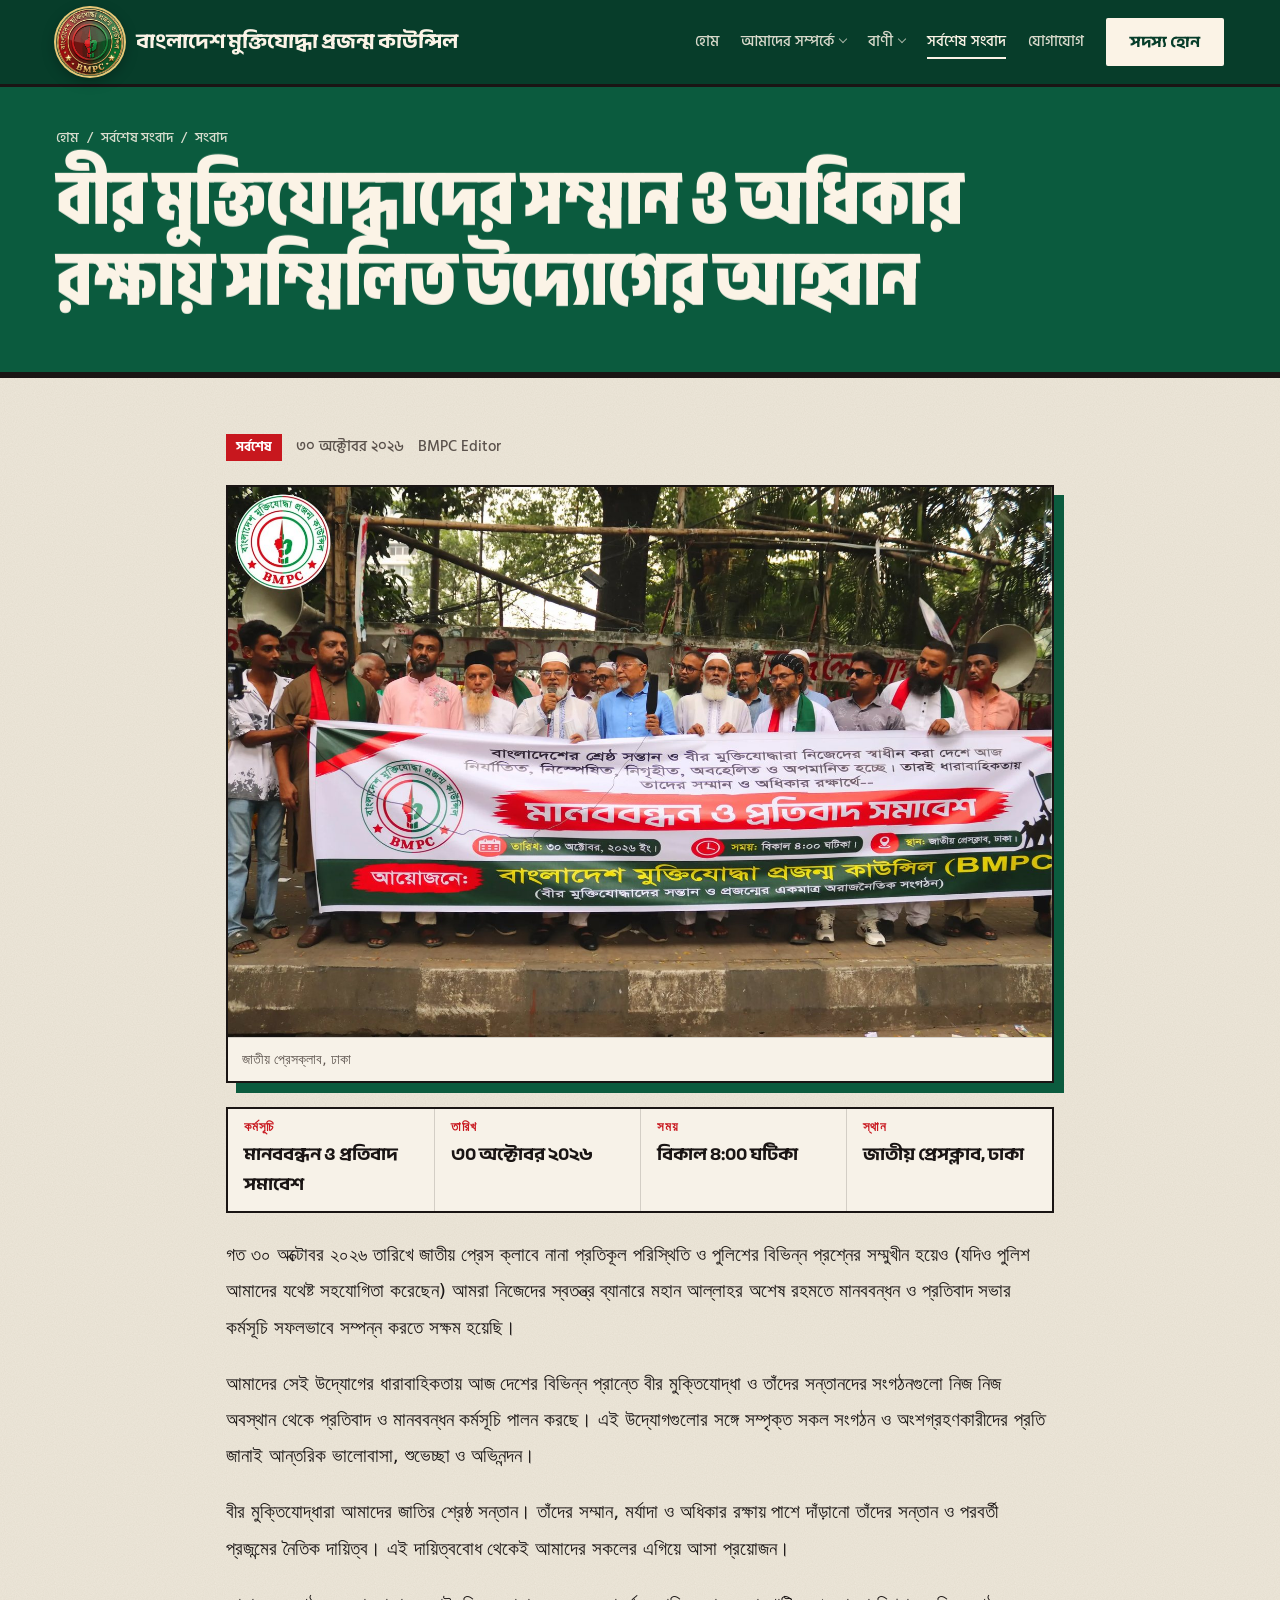
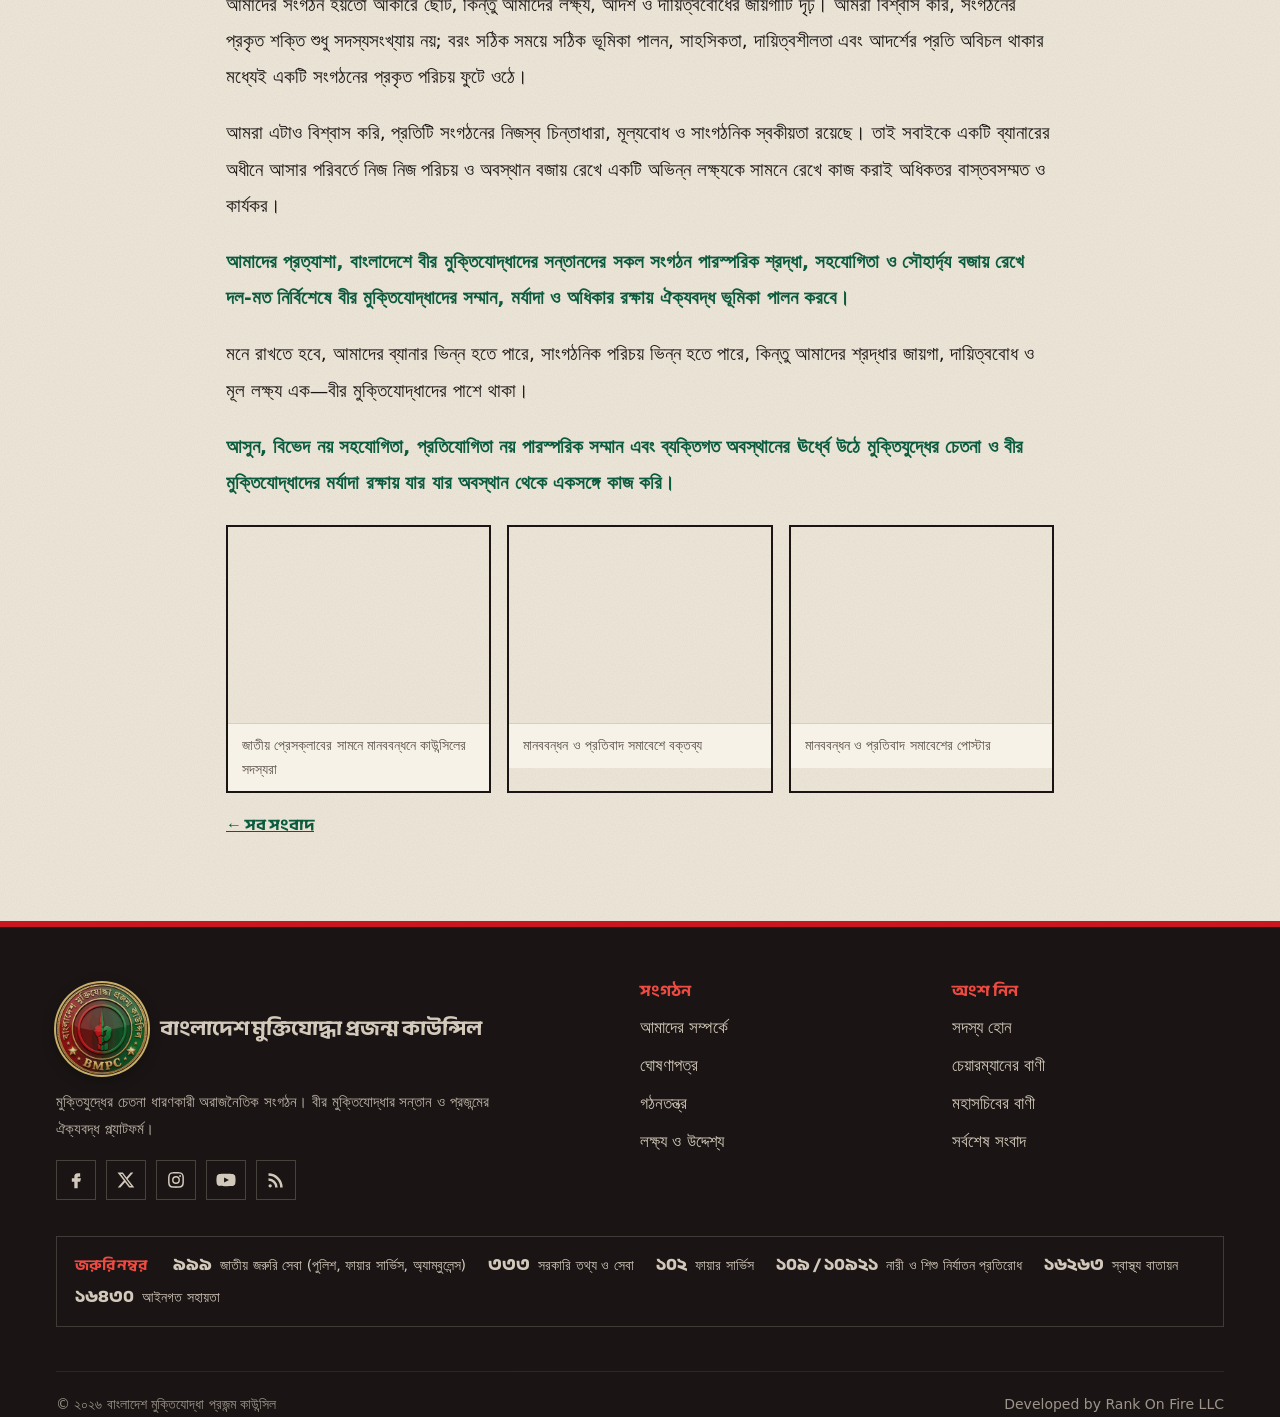
<file: design/news-post.html>
<!doctype html><html lang="bn"><head><meta charset="utf-8"><meta http-equiv="refresh" content="0; url=news-2026-10-30-press-club-human-chain.html"><link rel="canonical" href="news-2026-10-30-press-club-human-chain.html"><title>সংবাদ</title></head><body><a href="news-2026-10-30-press-club-human-chain.html">সংবাদ পড়ুন</a></body></html>
</file>
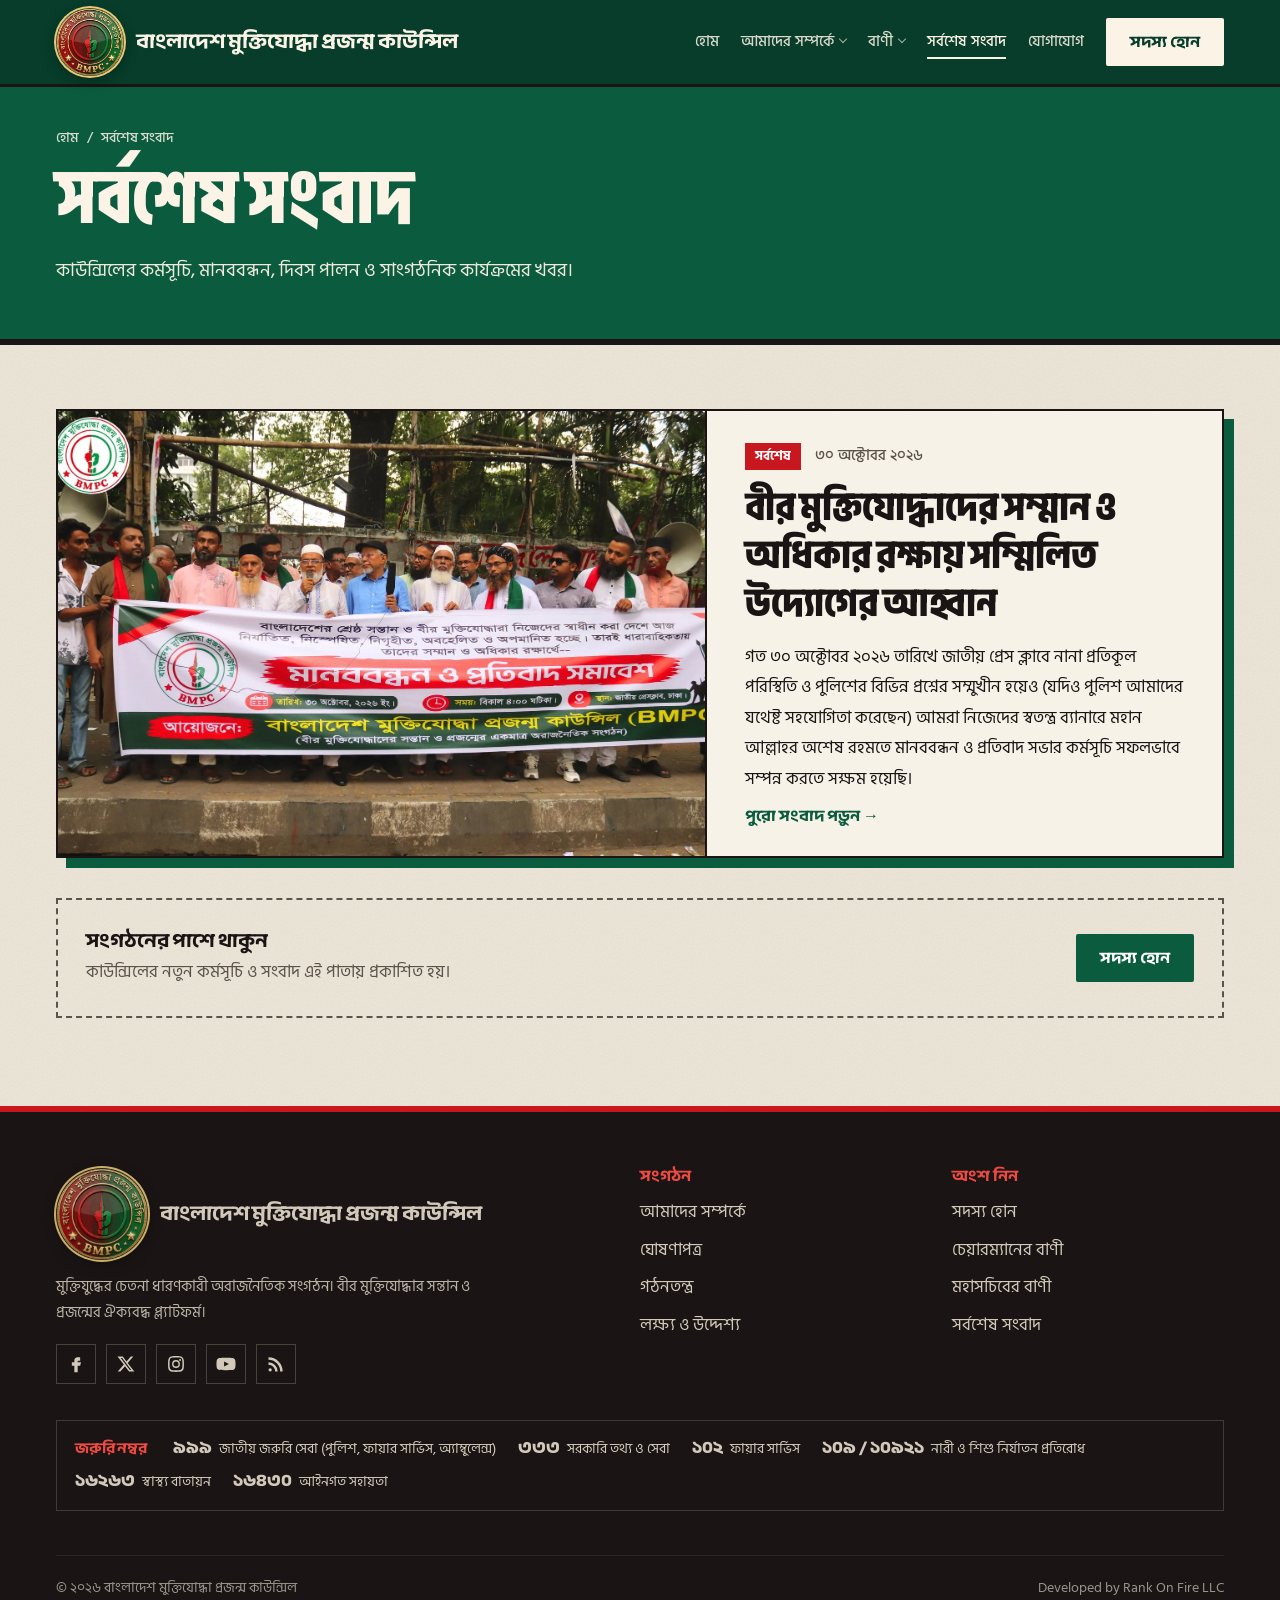
<file: design/news.html>
<!doctype html><html lang="bn"><head><meta charset="utf-8"><meta name="viewport" content="width=device-width,initial-scale=1,viewport-fit=cover"><title>সর্বশেষ সংবাদ | BMPC</title>
<meta name="claude:viewport-fit-sides" content="cover">
<meta name="description" content="বাংলাদেশ মুক্তিযোদ্ধা প্রজন্ম কাউন্সিলের সর্বশেষ সংবাদ: মানববন্ধন, প্রতিবাদ সমাবেশ, দিবস পালন ও সাংগঠনিক কার্যক্রম।">
<link rel="canonical" href="https://bmpc.bd/news/">
<meta name="theme-color" content="#073D2A">
<link rel="icon" href="img/icon-32.png" sizes="32x32" type="image/png">
<link rel="apple-touch-icon" href="img/icon-180.png">
<meta property="og:type" content="website">
<meta property="og:site_name" content="বাংলাদেশ মুক্তিযোদ্ধা প্রজন্ম কাউন্সিল">
<meta property="og:locale" content="bn_BD">
<meta property="og:title" content="সর্বশেষ সংবাদ | BMPC">
<meta property="og:description" content="বাংলাদেশ মুক্তিযোদ্ধা প্রজন্ম কাউন্সিলের সর্বশেষ সংবাদ: মানববন্ধন, প্রতিবাদ সমাবেশ, দিবস পালন ও সাংগঠনিক কার্যক্রম।">
<meta property="og:url" content="https://jamilahmed16.github.io/bmpcbd/news.html">
<meta property="og:image" content="https://jamilahmed16.github.io/bmpcbd/img/og-default.jpg">
<meta name="twitter:card" content="summary_large_image">
<script type="application/ld+json">{"@context": "https://schema.org", "@graph": [{"@type": "NGO", "@id": "https://bmpc.bd/#organization", "name": "বাংলাদেশ মুক্তিযোদ্ধা প্রজন্ম কাউন্সিল", "alternateName": ["BMPC", "Bangladesh Muktijoddha Projonmo Council"], "url": "https://bmpc.bd/", "logo": {"@type": "ImageObject", "url": "https://bmpc.bd/wp-content/uploads/bmpc-logo.png"}, "description": "মুক্তিযুদ্ধের চেতনা ধারণকারী বীর মুক্তিযোদ্ধার সন্তান ও প্রজন্মের অরাজনৈতিক সংগঠন।", "areaServed": {"@type": "Country", "name": "Bangladesh"}, "inLanguage": "bn-BD", "member": [{"@id": "https://bmpc.bd/#chairman"}, {"@id": "https://bmpc.bd/#secretary-general"}]}, {"@type": "WebSite", "@id": "https://bmpc.bd/#website", "url": "https://bmpc.bd/", "name": "বাংলাদেশ মুক্তিযোদ্ধা প্রজন্ম কাউন্সিল", "inLanguage": "bn-BD", "publisher": {"@id": "https://bmpc.bd/#organization"}, "potentialAction": {"@type": "SearchAction", "target": "https://bmpc.bd/?s={search_term_string}", "query-input": "required name=search_term_string"}}, {"@type": "CollectionPage", "@id": "https://bmpc.bd/news/#webpage", "url": "https://bmpc.bd/news/", "name": "সর্বশেষ সংবাদ | BMPC", "description": "বাংলাদেশ মুক্তিযোদ্ধা প্রজন্ম কাউন্সিলের সর্বশেষ সংবাদ: মানববন্ধন, প্রতিবাদ সমাবেশ, দিবস পালন ও সাংগঠনিক কার্যক্রম।", "inLanguage": "bn-BD", "isPartOf": {"@id": "https://bmpc.bd/#website"}, "about": {"@id": "https://bmpc.bd/#organization"}, "breadcrumb": {"@id": "https://bmpc.bd/news/#breadcrumb"}, "primaryImageOfPage": {"@type": "ImageObject", "url": "https://jamilahmed16.github.io/bmpcbd/img/og-default.jpg"}}, {"@type": "BreadcrumbList", "@id": "https://bmpc.bd/news/#breadcrumb", "itemListElement": [{"@type": "ListItem", "position": 1, "name": "হোম", "item": "https://bmpc.bd/"}, {"@type": "ListItem", "position": 2, "name": "সর্বশেষ সংবাদ", "item": "https://bmpc.bd/news/"}]}]}</script>
<link rel="preconnect" href="https://fonts.googleapis.com"><link rel="preconnect" href="https://fonts.gstatic.com" crossorigin><link rel="stylesheet" href="https://fonts.googleapis.com/css2?family=Anek+Bangla:wdth,wght@75..100,400..800&family=Galada&family=Hind+Siliguri:wght@400;500;600&display=swap"><link rel="stylesheet" href="site.css"><script src="motion.js" defer></script>
<style>
.phero .wrap{display:grid;gap:14px;padding-block:44px 52px}
.phero h1{font-size:clamp(40px,6vw,78px);font-weight:800;font-stretch:76%;line-height:1.05}
.phero .lede{font-size:19px;max-width:42em;opacity:.95}
.phero.with-art .wrap{grid-template-columns:minmax(0,1.4fr) minmax(0,.6fr);align-items:center}
.phero .art svg{display:block;width:100%;max-width:300px;margin-left:auto;height:auto}
@media (max-width:820px){.phero.with-art .wrap{grid-template-columns:1fr}.phero .art{display:none}}
.cta{background:#167452;color:#FBF3E6}
.cta .wrap{display:flex;flex-wrap:wrap;gap:24px;align-items:center;justify-content:space-between;padding-block:48px}
.cta h2{font-size:clamp(28px,3.4vw,40px);font-weight:800;font-stretch:80%}
.cta p{margin-top:6px}
.meta{display:flex;flex-wrap:wrap;gap:8px 14px;align-items:center;font:500 14.5px/1.3 var(--f-body);color:var(--ink-soft)}
.chip-cat{font:700 13px/1 var(--f-body);background:var(--red);color:#fff;padding:7px 10px}
.note-draft{display:inline-flex;gap:10px;align-items:center;font:600 14px/1.4 var(--f-body);background:var(--paper-2);border:1px dashed var(--ink-soft);padding:10px 14px;color:var(--ink-soft)}

.feat{padding-block:64px 40px}
.sr{position:absolute;width:1px;height:1px;overflow:hidden;clip:rect(0 0 0 0)}
.grid-sec{padding-block:8px 88px}
.ngrid{display:grid;grid-template-columns:repeat(auto-fill,minmax(min(100%,320px),1fr));gap:24px}
.ngrid a.story{display:grid;grid-template-rows:auto 1fr;text-decoration:none;border:2px solid var(--ink);background:var(--field)}
.ngrid img{display:block;width:100%;aspect-ratio:16/10;object-fit:cover}
.ngrid .txt{padding:18px 20px 22px;display:grid;gap:10px;align-content:start;border-top:2px solid var(--ink)}
.ngrid h2{font-size:22px;font-weight:800;font-stretch:86%;line-height:1.3}
.ngrid a.story:hover{box-shadow:6px 6px 0 var(--green)}
.feat a.story{display:grid;grid-template-columns:minmax(0,1.25fr) minmax(0,1fr);text-decoration:none;border:2px solid var(--ink);background:var(--field);box-shadow:10px 10px 0 var(--green)}
.feat a.story:hover h2{text-decoration:underline;text-underline-offset:6px}
.feat a.story img{display:block;width:100%;height:100%;object-fit:cover;min-height:260px}
.feat a.story .txt{padding:32px clamp(20px,3vw,40px);display:grid;gap:14px;align-content:center;border-left:2px solid var(--ink)}
.feat h2{font-size:clamp(28px,3.2vw,40px);font-weight:800;font-stretch:82%;line-height:1.2}
.feat p{font-size:16.5px;line-height:1.85}
.feat .more{font:700 16px/1 var(--f-display);color:var(--green)}
@media (max-width:860px){.sr{position:absolute;width:1px;height:1px;overflow:hidden;clip:rect(0 0 0 0)}
.grid-sec{padding-block:8px 88px}
.ngrid{display:grid;grid-template-columns:repeat(auto-fill,minmax(min(100%,320px),1fr));gap:24px}
.ngrid a.story{display:grid;grid-template-rows:auto 1fr;text-decoration:none;border:2px solid var(--ink);background:var(--field)}
.ngrid img{display:block;width:100%;aspect-ratio:16/10;object-fit:cover}
.ngrid .txt{padding:18px 20px 22px;display:grid;gap:10px;align-content:start;border-top:2px solid var(--ink)}
.ngrid h2{font-size:22px;font-weight:800;font-stretch:86%;line-height:1.3}
.ngrid a.story:hover{box-shadow:6px 6px 0 var(--green)}
.feat a.story{grid-template-columns:1fr}.feat a.story .txt{border-left:0;border-top:2px solid var(--ink)}}
.empty{padding-block:0 88px}
.empty .box{border:2px dashed var(--ink-soft);padding:28px;display:flex;flex-wrap:wrap;gap:16px;align-items:center;justify-content:space-between;color:var(--ink-soft)}
.empty b{font:700 20px/1.3 var(--f-display);color:var(--ink)}
</style>
</head><body><header class="top"><div class="wrap">
<a class="brand" href="index.html" aria-label="বাংলাদেশ মুক্তিযোদ্ধা প্রজন্ম কাউন্সিল, হোম"><img class="logo" src="img/logo.png" width="68" height="68" alt=""><span><b>বাংলাদেশ মুক্তিযোদ্ধা প্রজন্ম কাউন্সিল</b></span></a>
<nav class="nav" aria-label="প্রধান মেনু"><a href="index.html">হোম</a><div class="dd"><button type="button" class="dd-btn" aria-haspopup="true">আমাদের সম্পর্কে<span class="chev" aria-hidden="true"></span></button><div class="dd-menu"><a href="about.html">পরিচিতি ও নীতিমালা</a><a href="manifesto.html">ঘোষণাপত্র</a><a href="constitution.html">গঠনতন্ত্র</a><a href="objectives.html">লক্ষ্য ও উদ্দেশ্য</a></div></div><div class="dd"><button type="button" class="dd-btn" aria-haspopup="true">বাণী<span class="chev" aria-hidden="true"></span></button><div class="dd-menu"><a href="chairman.html">চেয়ারম্যানের বাণী</a><a href="secretary.html">মহাসচিবের বাণী</a></div></div><a href="news.html" aria-current="page">সর্বশেষ সংবাদ</a><a href="#footer">যোগাযোগ</a></nav>
<a class="btn btn-paper" href="join.html">সদস্য হোন</a>
<details class="menu"><summary>মেনু</summary><nav class="drop" aria-label="মোবাইল মেনু"><a href="index.html">হোম</a><span class="drop-h">আমাদের সম্পর্কে</span><a class="sub" href="about.html">পরিচিতি ও নীতিমালা</a><a class="sub" href="manifesto.html">ঘোষণাপত্র</a><a class="sub" href="constitution.html">গঠনতন্ত্র</a><a class="sub" href="objectives.html">লক্ষ্য ও উদ্দেশ্য</a><span class="drop-h">বাণী</span><a class="sub" href="chairman.html">চেয়ারম্যানের বাণী</a><a class="sub" href="secretary.html">মহাসচিবের বাণী</a><a href="news.html">সর্বশেষ সংবাদ</a><a href="#footer">যোগাযোগ</a><a href="join.html">সদস্য হোন</a></nav></details>
</div></header><main><section class="hero phero"><div class="wrap"><div style="display:grid;gap:14px"><nav class="crumbs" aria-label="অবস্থান"><a href="index.html">হোম</a><span aria-hidden="true">/</span><span>সর্বশেষ সংবাদ</span></nav><h1>সর্বশেষ সংবাদ</h1><p class="lede">কাউন্সিলের কর্মসূচি, মানববন্ধন, দিবস পালন ও সাংগঠনিক কার্যক্রমের খবর।</p></div></div></section><section class="feat"><div class="wrap"><a class="story big" href="news-2026-10-30-press-club-human-chain.html"><img src="img/news-press-club.jpg" alt="জাতীয় প্রেসক্লাবের সামনে বাংলাদেশ মুক্তিযোদ্ধা প্রজন্ম কাউন্সিলের মানববন্ধন ও প্রতিবাদ সমাবেশ" width="795" height="497" loading="eager"><div class="txt"><div class="meta"><span class="chip-cat">সর্বশেষ</span><time datetime="2026-10-30">৩০ অক্টোবর ২০২৬</time></div><h2>বীর মুক্তিযোদ্ধাদের সম্মান ও অধিকার রক্ষায় সম্মিলিত উদ্যোগের আহ্বান</h2><p>গত ৩০ অক্টোবর ২০২৬ তারিখে জাতীয় প্রেস ক্লাবে নানা প্রতিকূল পরিস্থিতি ও পুলিশের বিভিন্ন প্রশ্নের সম্মুখীন হয়েও (যদিও পুলিশ আমাদের যথেষ্ট সহযোগিতা করেছেন) আমরা নিজেদের স্বতন্ত্র ব্যানারে মহান আল্লাহর অশেষ রহমতে মানববন্ধন ও প্রতিবাদ সভার কর্মসূচি সফলভাবে সম্পন্ন করতে সক্ষম হয়েছি।</p><span class="more">পুরো সংবাদ পড়ুন →</span></div></a></div></section><section class="empty"><div class="wrap"><div class="box"><div><b>সংগঠনের পাশে থাকুন</b><p>কাউন্সিলের নতুন কর্মসূচি ও সংবাদ এই পাতায় প্রকাশিত হয়।</p></div><a class="btn btn-green" href="join.html">সদস্য হোন</a></div></div></section></main><footer id="footer"><div class="wrap"><div class="cols">
<div><a class="brand" href="index.html"><img class="logo" src="img/logo.png" width="68" height="68" alt=""><span><b>বাংলাদেশ মুক্তিযোদ্ধা প্রজন্ম কাউন্সিল</b></span></a>
<p class="about-f">মুক্তিযুদ্ধের চেতনা ধারণকারী অরাজনৈতিক সংগঠন। বীর মুক্তিযোদ্ধার সন্তান ও প্রজন্মের ঐক্যবদ্ধ প্ল্যাটফর্ম।</p><div class="social" aria-label="সামাজিক যোগাযোগ"><a href="#" aria-label="Facebook"><svg viewBox="0 0 24 24" width="20" height="20"><path fill="currentColor" d="M14 8h3V4h-3c-2.8 0-4 1.7-4 4.2V10H7v4h3v8h4v-8h3l1-4h-4V8.6c0-.4.3-.6.6-.6z"/></svg></a><a href="#" aria-label="X"><svg viewBox="0 0 24 24" width="20" height="20"><path fill="currentColor" d="M17.7 3h3.1l-6.8 7.8L22 21h-6.3l-4.9-6.4L5.2 21H2.1l7.3-8.3L1.8 3h6.4l4.4 5.9zm-1.1 16.2h1.7L7.5 4.7H5.7z"/></svg></a><a href="#" aria-label="Instagram"><svg viewBox="0 0 24 24" width="20" height="20"><path fill="currentColor" d="M12 7.3A4.7 4.7 0 1 0 12 16.7 4.7 4.7 0 0 0 12 7.3zm0 7.7a3 3 0 1 1 0-6 3 3 0 0 1 0 6zm4.9-8.9a1.1 1.1 0 1 1 0 2.2 1.1 1.1 0 0 1 0-2.2zM12 2.5c-2.6 0-2.9 0-3.9.1C4.6 2.7 2.7 4.6 2.6 8.1c-.1 1-.1 1.3-.1 3.9s0 2.9.1 3.9c.1 3.5 2 5.4 5.5 5.5 1 .1 1.3.1 3.9.1s2.9 0 3.9-.1c3.5-.1 5.4-2 5.5-5.5.1-1 .1-1.3.1-3.9s0-2.9-.1-3.9c-.1-3.5-2-5.4-5.5-5.5-1-.1-1.3-.1-3.9-.1zm0 1.7c2.5 0 2.8 0 3.8.1 2.5.1 3.7 1.3 3.8 3.8.1 1 .1 1.3.1 3.8s0 2.8-.1 3.8c-.1 2.5-1.3 3.7-3.8 3.8-1 .1-1.3.1-3.8.1s-2.8 0-3.8-.1c-2.5-.1-3.7-1.3-3.8-3.8-.1-1-.1-1.3-.1-3.8s0-2.8.1-3.8C4.5 5.6 5.7 4.4 8.2 4.3c1-.1 1.3-.1 3.8-.1z"/></svg></a><a href="https://www.youtube.com/channel/UC3pXvRvIoVYgEGwdkNx3Gfw" aria-label="YouTube" rel="noopener" target="_blank"><svg viewBox="0 0 24 24" width="20" height="20"><path fill="currentColor" d="M23 7.2a3 3 0 0 0-2.1-2.1C19 4.6 12 4.6 12 4.6s-7 0-8.9.5A3 3 0 0 0 1 7.2 31 31 0 0 0 .5 12a31 31 0 0 0 .5 4.8 3 3 0 0 0 2.1 2.1c1.9.5 8.9.5 8.9.5s7 0 8.9-.5a3 3 0 0 0 2.1-2.1 31 31 0 0 0 .5-4.8 31 31 0 0 0-.5-4.8zM9.7 15V9l5.8 3z"/></svg></a><a href="news.html" aria-label="সংবাদ (RSS)"><svg viewBox="0 0 24 24" width="20" height="20"><path fill="currentColor" d="M5 17a2 2 0 1 1 0 4 2 2 0 0 1 0-4zM3 10v3a8 8 0 0 1 8 8h3A11 11 0 0 0 3 10zm0-6v3a14 14 0 0 1 14 14h3A17 17 0 0 0 3 4z"/></svg></a></div></div>
<div><h2 class="fh">সংগঠন</h2><ul><li><a href="about.html">আমাদের সম্পর্কে</a></li><li><a href="manifesto.html">ঘোষণাপত্র</a></li><li><a href="constitution.html">গঠনতন্ত্র</a></li><li><a href="objectives.html">লক্ষ্য ও উদ্দেশ্য</a></li></ul></div>
<div><h2 class="fh">অংশ নিন</h2><ul><li><a href="join.html">সদস্য হোন</a></li><li><a href="chairman.html">চেয়ারম্যানের বাণী</a></li><li><a href="secretary.html">মহাসচিবের বাণী</a></li><li><a href="news.html">সর্বশেষ সংবাদ</a></li></ul></div>
</div><div class="emergency" aria-label="জরুরি হটলাইন"><b>জরুরি নম্বর</b><span><strong>৯৯৯</strong> জাতীয় জরুরি সেবা (পুলিশ, ফায়ার সার্ভিস, অ্যাম্বুলেন্স)</span><span><strong>৩৩৩</strong> সরকারি তথ্য ও সেবা</span><span><strong>১০২</strong> ফায়ার সার্ভিস</span><span><strong>১০৯ / ১০৯২১</strong> নারী ও শিশু নির্যাতন প্রতিরোধ</span><span><strong>১৬২৬৩</strong> স্বাস্থ্য বাতায়ন</span><span><strong>১৬৪৩০</strong> আইনগত সহায়তা</span></div><div class="legal"><span>© ২০২৬ বাংলাদেশ মুক্তিযোদ্ধা প্রজন্ম কাউন্সিল</span><span>Developed by Rank On Fire LLC</span></div></div></footer></body></html>
</file>
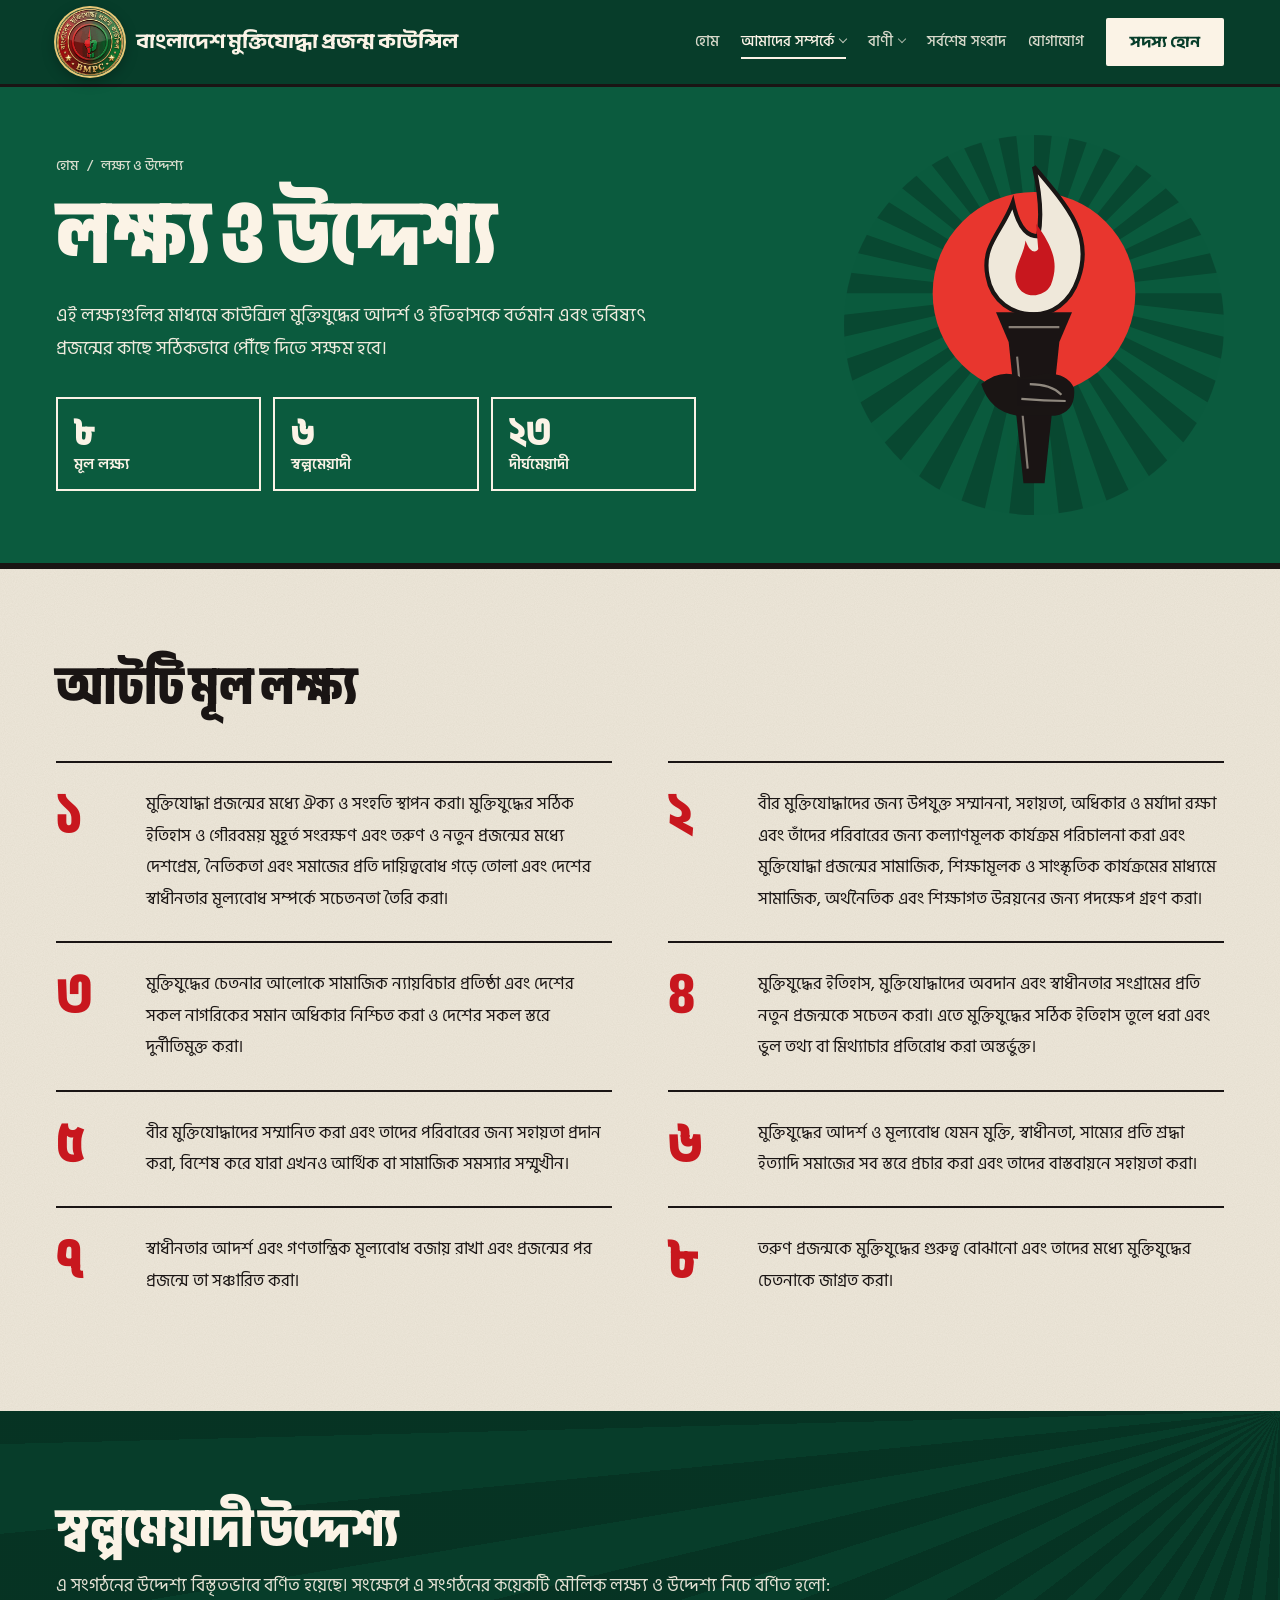
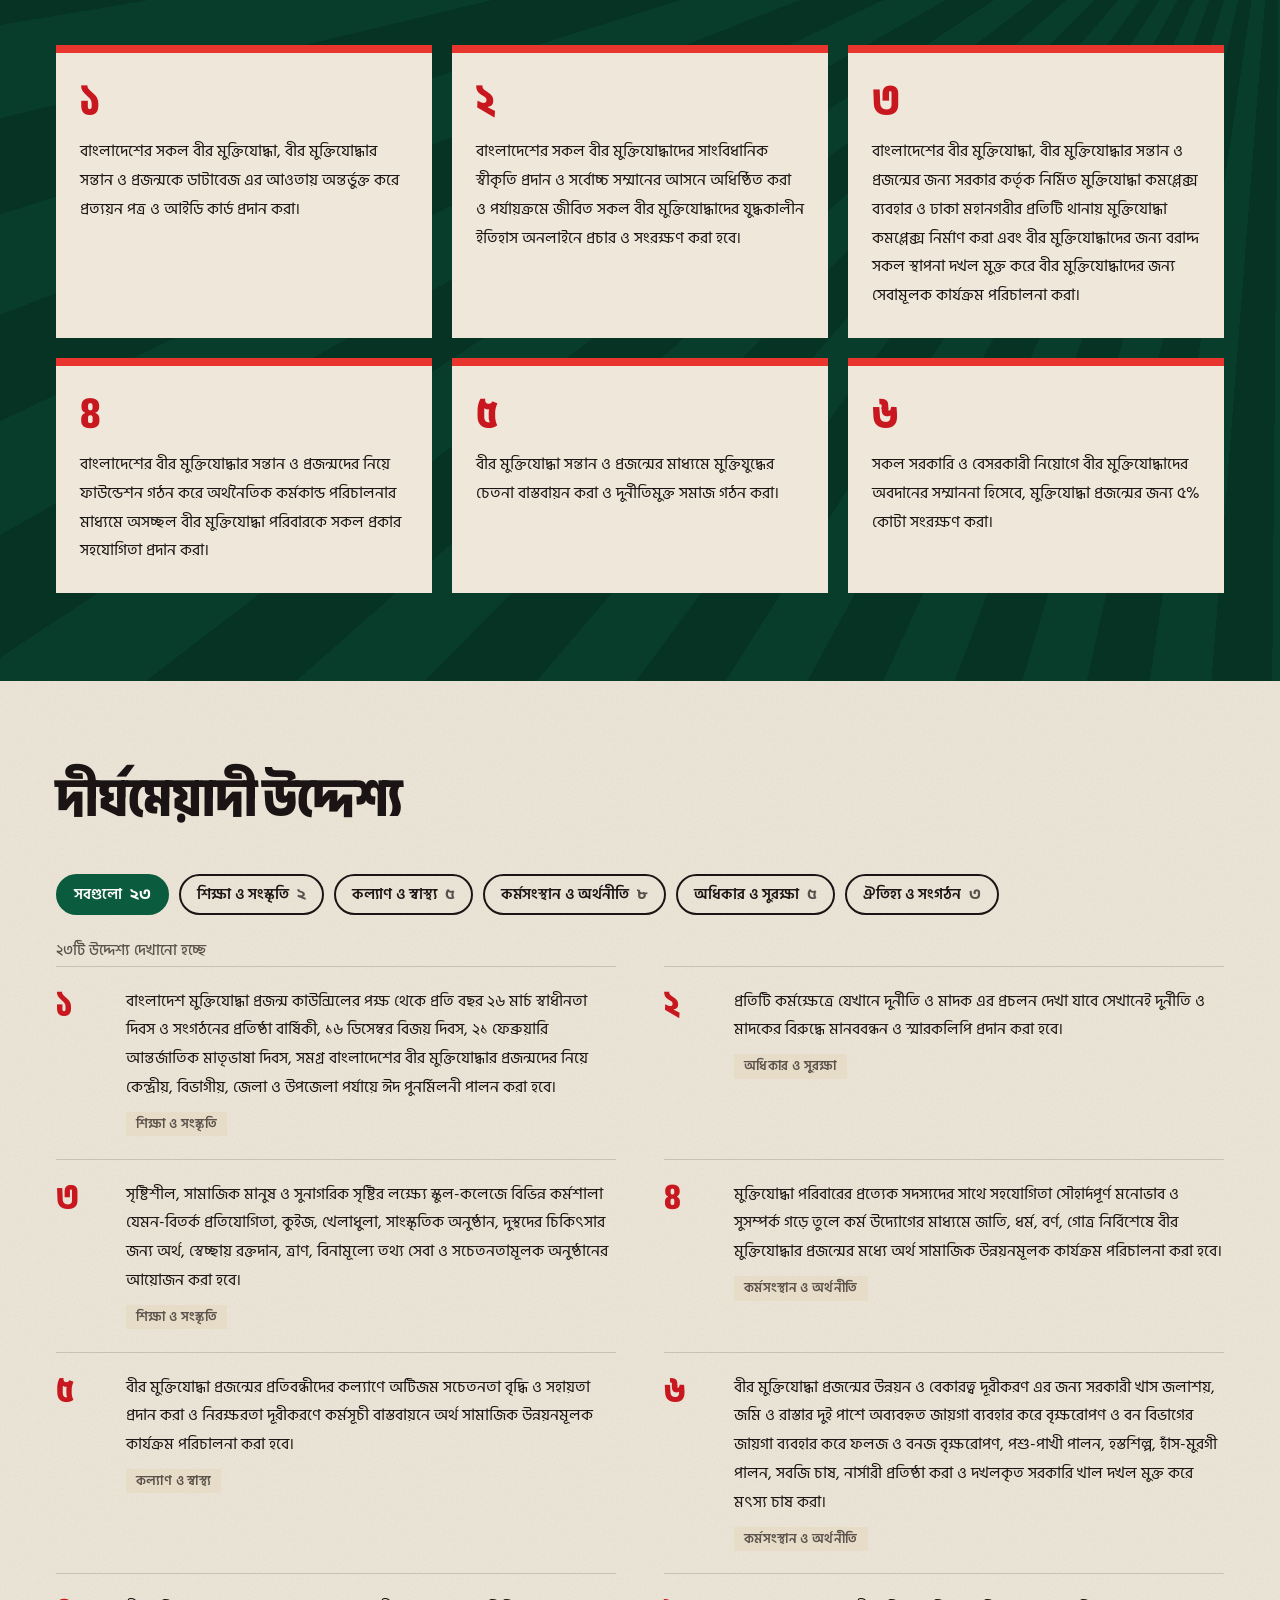
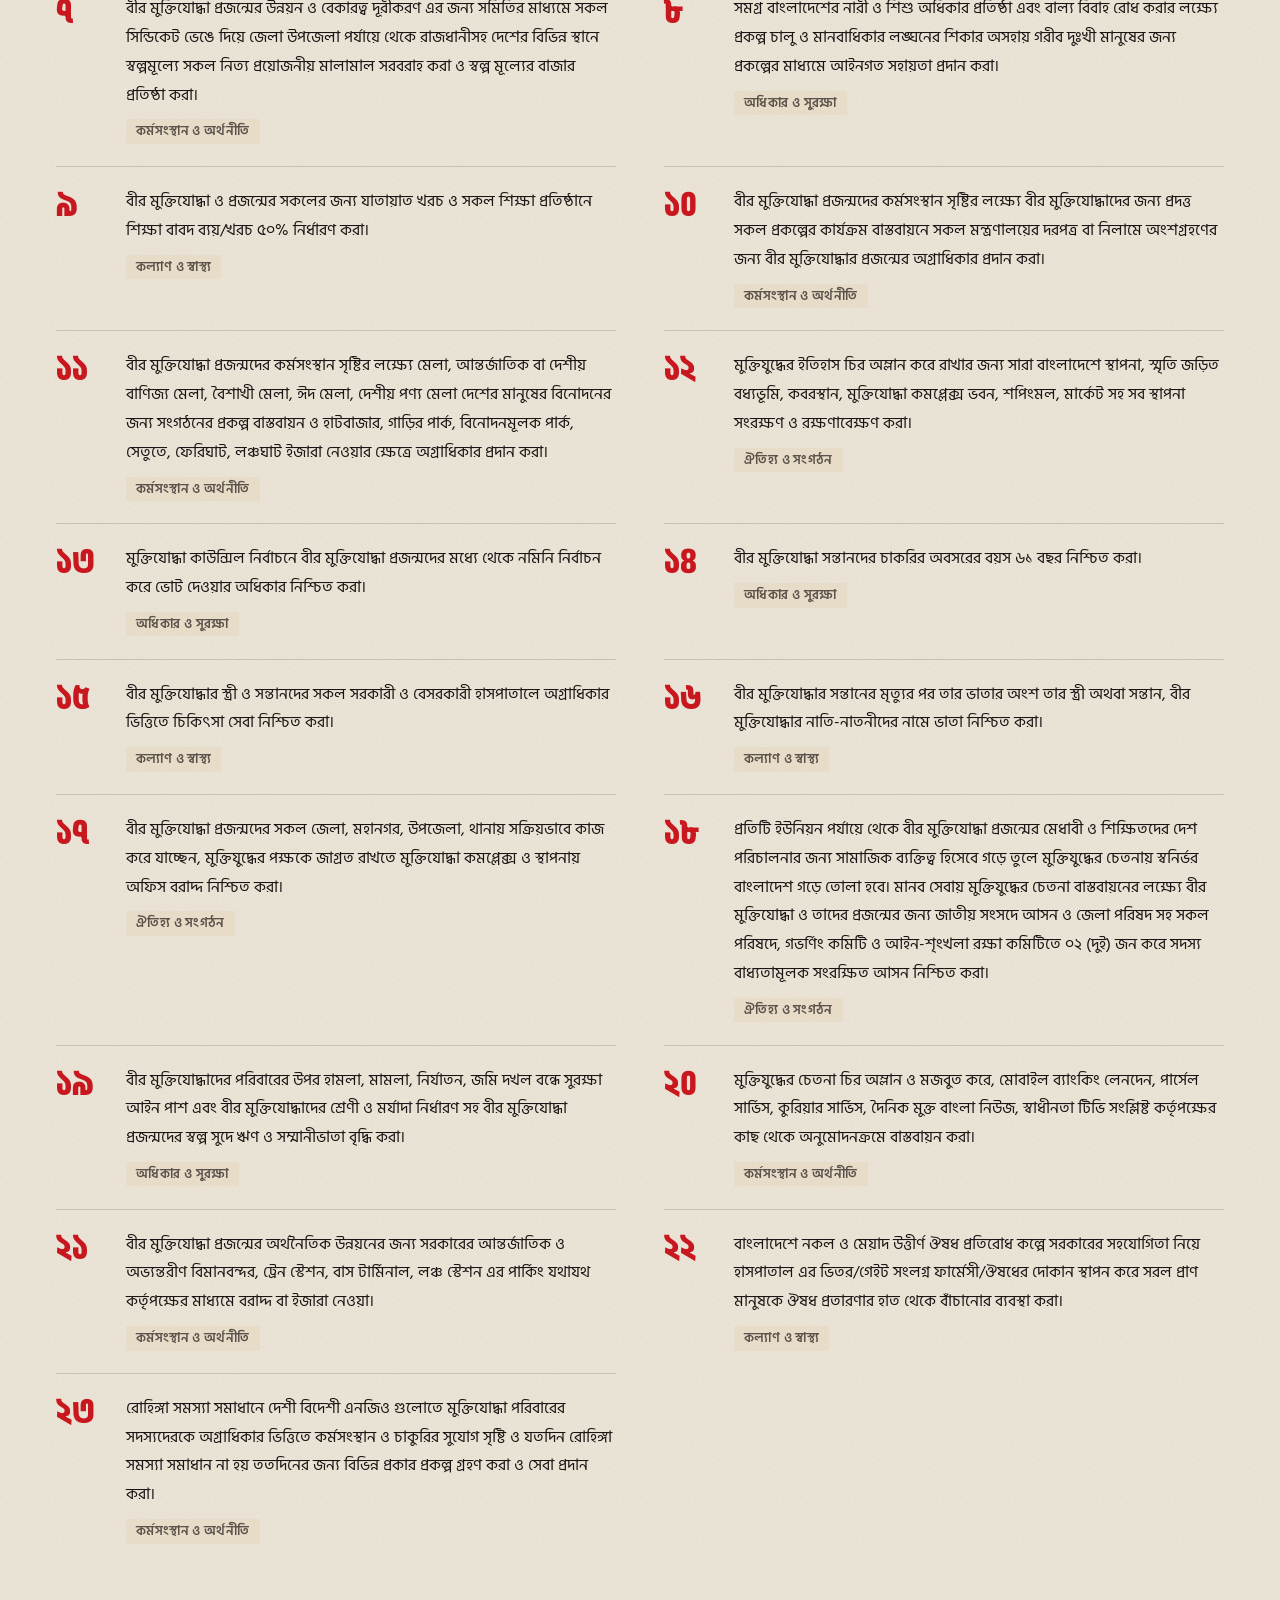
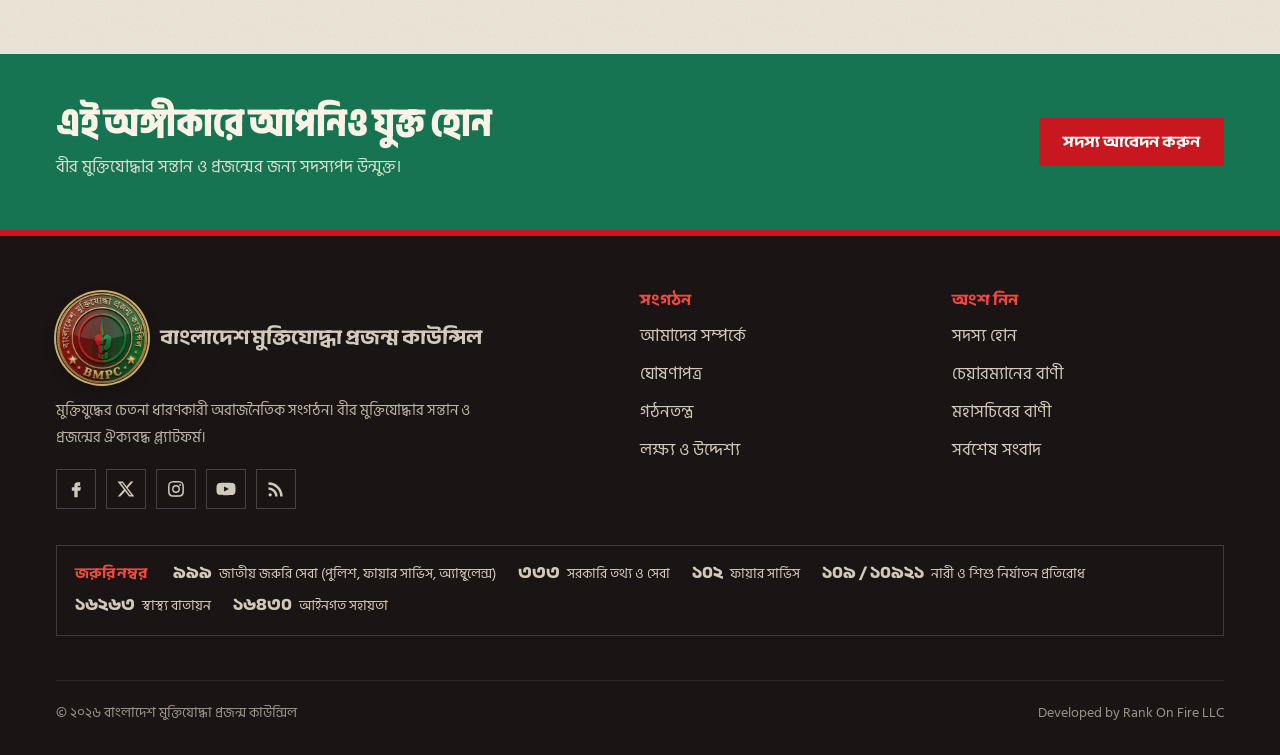
<file: design/objectives.html>
<!doctype html><html lang="bn"><head><meta charset="utf-8"><meta name="viewport" content="width=device-width,initial-scale=1,viewport-fit=cover"><title>লক্ষ্য ও উদ্দেশ্য | BMPC</title>
<meta name="claude:viewport-fit-sides" content="cover">
<meta name="description" content="কাউন্সিলের ৮টি মূল লক্ষ্য, ৬টি স্বল্পমেয়াদী ও ২৩টি দীর্ঘমেয়াদী উদ্দেশ্য: মুক্তিযুদ্ধের ইতিহাস সংরক্ষণ, মুক্তিযোদ্ধা পরিবারের কল্যাণ ও প্রজন্মের উন্নয়ন।">
<link rel="canonical" href="https://bmpc.bd/objectives/">
<meta name="theme-color" content="#073D2A">
<link rel="icon" href="img/icon-32.png" sizes="32x32" type="image/png">
<link rel="apple-touch-icon" href="img/icon-180.png">
<meta property="og:type" content="website">
<meta property="og:site_name" content="বাংলাদেশ মুক্তিযোদ্ধা প্রজন্ম কাউন্সিল">
<meta property="og:locale" content="bn_BD">
<meta property="og:title" content="লক্ষ্য ও উদ্দেশ্য | BMPC">
<meta property="og:description" content="কাউন্সিলের ৮টি মূল লক্ষ্য, ৬টি স্বল্পমেয়াদী ও ২৩টি দীর্ঘমেয়াদী উদ্দেশ্য: মুক্তিযুদ্ধের ইতিহাস সংরক্ষণ, মুক্তিযোদ্ধা পরিবারের কল্যাণ ও প্রজন্মের উন্নয়ন।">
<meta property="og:url" content="https://jamilahmed16.github.io/bmpcbd/objectives.html">
<meta property="og:image" content="https://jamilahmed16.github.io/bmpcbd/img/og-default.jpg">
<meta name="twitter:card" content="summary_large_image">
<script type="application/ld+json">{"@context": "https://schema.org", "@graph": [{"@type": "NGO", "@id": "https://bmpc.bd/#organization", "name": "বাংলাদেশ মুক্তিযোদ্ধা প্রজন্ম কাউন্সিল", "alternateName": ["BMPC", "Bangladesh Muktijoddha Projonmo Council"], "url": "https://bmpc.bd/", "logo": {"@type": "ImageObject", "url": "https://bmpc.bd/wp-content/uploads/bmpc-logo.png"}, "description": "মুক্তিযুদ্ধের চেতনা ধারণকারী বীর মুক্তিযোদ্ধার সন্তান ও প্রজন্মের অরাজনৈতিক সংগঠন।", "areaServed": {"@type": "Country", "name": "Bangladesh"}, "inLanguage": "bn-BD", "member": [{"@id": "https://bmpc.bd/#chairman"}, {"@id": "https://bmpc.bd/#secretary-general"}]}, {"@type": "WebSite", "@id": "https://bmpc.bd/#website", "url": "https://bmpc.bd/", "name": "বাংলাদেশ মুক্তিযোদ্ধা প্রজন্ম কাউন্সিল", "inLanguage": "bn-BD", "publisher": {"@id": "https://bmpc.bd/#organization"}, "potentialAction": {"@type": "SearchAction", "target": "https://bmpc.bd/?s={search_term_string}", "query-input": "required name=search_term_string"}}, {"@type": "WebPage", "@id": "https://bmpc.bd/objectives/#webpage", "url": "https://bmpc.bd/objectives/", "name": "লক্ষ্য ও উদ্দেশ্য | BMPC", "description": "কাউন্সিলের ৮টি মূল লক্ষ্য, ৬টি স্বল্পমেয়াদী ও ২৩টি দীর্ঘমেয়াদী উদ্দেশ্য: মুক্তিযুদ্ধের ইতিহাস সংরক্ষণ, মুক্তিযোদ্ধা পরিবারের কল্যাণ ও প্রজন্মের উন্নয়ন।", "inLanguage": "bn-BD", "isPartOf": {"@id": "https://bmpc.bd/#website"}, "about": {"@id": "https://bmpc.bd/#organization"}, "breadcrumb": {"@id": "https://bmpc.bd/objectives/#breadcrumb"}, "primaryImageOfPage": {"@type": "ImageObject", "url": "https://jamilahmed16.github.io/bmpcbd/img/og-default.jpg"}}, {"@type": "BreadcrumbList", "@id": "https://bmpc.bd/objectives/#breadcrumb", "itemListElement": [{"@type": "ListItem", "position": 1, "name": "হোম", "item": "https://bmpc.bd/"}, {"@type": "ListItem", "position": 2, "name": "আমাদের সম্পর্কে", "item": "https://bmpc.bd/about/"}, {"@type": "ListItem", "position": 3, "name": "লক্ষ্য ও উদ্দেশ্য", "item": "https://bmpc.bd/objectives/"}]}]}</script>
<link rel="preconnect" href="https://fonts.googleapis.com"><link rel="preconnect" href="https://fonts.gstatic.com" crossorigin><link rel="stylesheet" href="https://fonts.googleapis.com/css2?family=Anek+Bangla:wdth,wght@75..100,400..800&family=Galada&family=Hind+Siliguri:wght@400;500;600&display=swap"><link rel="stylesheet" href="site.css"><script src="motion.js" defer></script>
<style>
.hero .wrap{display:grid;grid-template-columns:minmax(0,1.3fr) minmax(0,.8fr);gap:32px;align-items:center;padding-block:48px}
.hero h1{font-size:clamp(46px,7vw,96px);font-weight:800;font-stretch:76%;margin:16px 0 18px;line-height:1.02}
.hero .lede{font-size:19px;max-width:34em;opacity:.95}
.jump{display:grid;grid-template-columns:repeat(3,minmax(0,1fr));gap:12px;margin-top:32px;max-width:640px}
.jump a{display:grid;gap:2px;text-decoration:none;border:2px solid var(--on-red);padding:14px 16px;transition:background .15s}
.jump a:hover{background:var(--on-red);color:var(--green-deep)}
.jump b{font:800 40px/1 var(--f-display);font-stretch:75%}
.jump span{font:600 15px/1.3 var(--f-body)}
.hero-art svg{display:block;width:100%;max-width:380px;margin-left:auto;height:auto;border-radius:50%}
@media (max-width:820px){.hero .wrap{grid-template-columns:1fr}.hero-art{order:-1}.hero-art svg{max-width:200px;margin:0}}
@media (max-width:460px){.jump b{font-size:32px}.jump span{font-size:13px}.jump a{padding:12px}}
.mission ol{list-style:none;margin:0;padding:0;display:grid;grid-template-columns:repeat(2,minmax(0,1fr));gap:0 56px}
.mission li{display:grid;grid-template-columns:clamp(40px,10vw,72px) minmax(0,1fr);gap:clamp(10px,3vw,18px);padding:26px 0;border-top:2px solid var(--ink)}
.mission .n{font:800 clamp(40px,9vw,58px)/.9 var(--f-display);font-stretch:75%;color:var(--red)}
.mission li p{font-size:17px;line-height:1.85}
.mission .closing{margin-top:40px;background:var(--green);color:var(--on-red);padding:28px 32px;font:600 21px/1.6 var(--f-display);box-shadow:8px 8px 0 #1A1514}
@media (max-width:820px){.mission ol{grid-template-columns:1fr}}
.short{background:var(--green-deep);color:var(--on-red);position:relative;overflow:hidden}
.short::before{content:"";position:absolute;inset:0;background:repeating-conic-gradient(from 0deg at 0% 100%,rgba(0,0,0,.18) 0 4deg,transparent 4deg 8deg);pointer-events:none}
.short .wrap{position:relative}
.short .script{color:#FFC9C4}
.short .intro{font-size:18px;opacity:.9;max-width:44em}
.cards{display:grid;grid-template-columns:repeat(3,minmax(0,1fr));gap:20px}
.card{background:#EFE8DA;color:#1A1514;padding:26px 24px 28px;display:grid;gap:14px;align-content:start;border-top:8px solid #E8362E}
.card .n{font:800 44px/1 var(--f-display);font-stretch:75%;color:#C8171E}
.card p{font-size:16px;line-height:1.8}
@media (max-width:980px){.cards{grid-template-columns:repeat(2,minmax(0,1fr))}}
@media (max-width:620px){.cards{grid-template-columns:1fr}}
.chips{display:flex;flex-wrap:wrap;gap:10px;margin-bottom:28px}
.chip{font:600 15px/1 var(--f-body);padding:11px 16px;border:2px solid var(--ink);background:transparent;color:var(--ink);cursor:pointer;border-radius:999px;display:inline-flex;gap:8px;align-items:center}
.chip i{font-style:normal;font-family:var(--f-display);font-weight:700;opacity:.7}
.chip[aria-pressed="true"]{background:var(--green);border-color:var(--green);color:#fff}
.chip[aria-pressed="true"] i{opacity:1}
.long-list{list-style:none;margin:0;padding:0;display:grid;grid-template-columns:repeat(2,minmax(0,1fr));gap:0 48px}
.long-list li{display:grid;grid-template-columns:clamp(36px,9vw,56px) minmax(0,1fr);gap:14px;padding:20px 0;border-top:1px solid var(--rule)}
.long-list .n{font:800 36px/1 var(--f-display);font-stretch:75%;color:var(--red)}
.long-list p{font-size:16px;line-height:1.8}
.long-list .tag{display:inline-block;margin-top:10px;font:600 12.5px/1 var(--f-body);letter-spacing:.03em;padding:6px 10px;background:var(--paper-2);color:var(--ink-soft)}
.long-list li[hidden]{display:none}
.count-line{font:500 15px/1 var(--f-body);color:var(--ink-soft);margin-bottom:8px}
@media (max-width:820px){.long-list{grid-template-columns:1fr}}
.cta{background:#167452;color:#FBF3E6}
.cta .wrap{display:flex;flex-wrap:wrap;gap:24px;align-items:center;justify-content:space-between;padding-block:48px}
.cta h2{font-size:clamp(28px,3.4vw,40px);font-weight:800;font-stretch:80%}
.cta p{opacity:.85;margin-top:6px}
</style>
</head><body><header class="top"><div class="wrap">
<a class="brand" href="index.html" aria-label="বাংলাদেশ মুক্তিযোদ্ধা প্রজন্ম কাউন্সিল, হোম"><img class="logo" src="img/logo.png" width="68" height="68" alt=""><span><b>বাংলাদেশ মুক্তিযোদ্ধা প্রজন্ম কাউন্সিল</b></span></a>
<nav class="nav" aria-label="প্রধান মেনু"><a href="index.html">হোম</a><div class="dd"><button type="button" class="dd-btn" aria-current="page" aria-haspopup="true">আমাদের সম্পর্কে<span class="chev" aria-hidden="true"></span></button><div class="dd-menu"><a href="about.html">পরিচিতি ও নীতিমালা</a><a href="manifesto.html">ঘোষণাপত্র</a><a href="constitution.html">গঠনতন্ত্র</a><a href="objectives.html">লক্ষ্য ও উদ্দেশ্য</a></div></div><div class="dd"><button type="button" class="dd-btn" aria-haspopup="true">বাণী<span class="chev" aria-hidden="true"></span></button><div class="dd-menu"><a href="chairman.html">চেয়ারম্যানের বাণী</a><a href="secretary.html">মহাসচিবের বাণী</a></div></div><a href="news.html">সর্বশেষ সংবাদ</a><a href="#footer">যোগাযোগ</a></nav>
<a class="btn btn-paper" href="join.html">সদস্য হোন</a>
<details class="menu"><summary>মেনু</summary><nav class="drop" aria-label="মোবাইল মেনু"><a href="index.html">হোম</a><span class="drop-h">আমাদের সম্পর্কে</span><a class="sub" href="about.html">পরিচিতি ও নীতিমালা</a><a class="sub" href="manifesto.html">ঘোষণাপত্র</a><a class="sub" href="constitution.html">গঠনতন্ত্র</a><a class="sub" href="objectives.html">লক্ষ্য ও উদ্দেশ্য</a><span class="drop-h">বাণী</span><a class="sub" href="chairman.html">চেয়ারম্যানের বাণী</a><a class="sub" href="secretary.html">মহাসচিবের বাণী</a><a href="news.html">সর্বশেষ সংবাদ</a><a href="#footer">যোগাযোগ</a><a href="join.html">সদস্য হোন</a></nav></details>
</div></header>
<main>
<section class="hero"><div class="wrap">
 <div><nav class="crumbs" aria-label="অবস্থান"><a href="index.html">হোম</a><span aria-hidden="true">/</span><span>লক্ষ্য ও উদ্দেশ্য</span></nav>
  <h1>লক্ষ্য ও উদ্দেশ্য</h1>
  <p class="lede">এই লক্ষ্যগুলির মাধ্যমে কাউন্সিল মুক্তিযুদ্ধের আদর্শ ও ইতিহাসকে বর্তমান এবং ভবিষ্যৎ প্রজন্মের কাছে সঠিকভাবে পৌঁছে দিতে সক্ষম হবে।</p>
  <div class="jump"><a href="#mission"><b>৮</b><span>মূল লক্ষ্য</span></a><a href="#short"><b>৬</b><span>স্বল্পমেয়াদী</span></a><a href="#long"><b>২৩</b><span>দীর্ঘমেয়াদী</span></a></div></div>
 <div class="hero-art poster"><svg viewBox="0 0 360 360" role="img" aria-label="মুক্তিযুদ্ধের চেতনার মশাল"><g class="" fill="var(--burst)" opacity="0.6"><path d="M180 150 L440.0 150.0 L438.4 179.1Z"/><path d="M180 150 L433.5 207.9 L425.4 235.9Z"/><path d="M180 150 L414.3 262.8 L400.1 288.3Z"/><path d="M180 150 L383.3 312.1 L363.8 333.8Z"/><path d="M180 150 L342.1 353.3 L318.3 370.1Z"/><path d="M180 150 L292.8 384.3 L265.9 395.4Z"/><path d="M180 150 L237.9 403.5 L209.1 408.4Z"/><path d="M180 150 L180.0 410.0 L150.9 408.4Z"/><path d="M180 150 L122.1 403.5 L94.1 395.4Z"/><path d="M180 150 L67.2 384.3 L41.7 370.1Z"/><path d="M180 150 L17.9 353.3 L-3.8 333.8Z"/><path d="M180 150 L-23.3 312.1 L-40.1 288.3Z"/><path d="M180 150 L-54.3 262.8 L-65.4 235.9Z"/><path d="M180 150 L-73.5 207.9 L-78.4 179.1Z"/><path d="M180 150 L-80.0 150.0 L-78.4 120.9Z"/><path d="M180 150 L-73.5 92.1 L-65.4 64.1Z"/><path d="M180 150 L-54.3 37.2 L-40.1 11.7Z"/><path d="M180 150 L-23.3 -12.1 L-3.8 -33.8Z"/><path d="M180 150 L17.9 -53.3 L41.7 -70.1Z"/><path d="M180 150 L67.2 -84.3 L94.1 -95.4Z"/><path d="M180 150 L122.1 -103.5 L150.9 -108.4Z"/><path d="M180 150 L180.0 -110.0 L209.1 -108.4Z"/><path d="M180 150 L237.9 -103.5 L265.9 -95.4Z"/><path d="M180 150 L292.8 -84.3 L318.3 -70.1Z"/><path d="M180 150 L342.1 -53.3 L363.8 -33.8Z"/><path d="M180 150 L383.3 -12.1 L400.1 11.7Z"/><path d="M180 150 L414.3 37.2 L425.4 64.1Z"/><path d="M180 150 L433.5 92.1 L438.4 120.9Z"/></g><circle cx="180" cy="150" r="96" fill="var(--sun)"/><path d="M180 30 C214 70 236 96 222 136 C214 160 196 170 180 170 C160 170 140 158 136 134 C130 104 150 92 160 64 C166 92 176 96 184 96 C188 76 186 56 180 30Z" fill="var(--paper)" stroke="var(--ink)" stroke-width="4"/><path d="M182 84 C198 106 204 122 196 142 C190 154 170 156 164 142 C158 128 170 116 172 100 C176 112 182 112 184 108Z" fill="var(--red)"/><path d="M144 168 L216 168 L204 196 L156 196Z" fill="var(--ink)"/><path d="M156 196 L204 196 L190 330 L170 330Z" fill="var(--ink)"/><g stroke="var(--carve)" stroke-width="2" opacity=".5"><line x1="164" y1="210" x2="174" y2="316"/><line x1="156" y1="182" x2="204" y2="182"/></g><path d="M130 236 Q150 220 168 230 L192 226 Q212 226 218 240 Q220 262 200 266 L164 266 Q138 262 130 236Z" fill="var(--ink)"/><g stroke="var(--carve)" stroke-width="2" fill="none" opacity=".55"><path d="M176 236 Q196 236 206 246"/><path d="M168 250 Q190 252 210 252"/></g></svg></div>
</div></section>
<section class="mission" id="mission"><div class="wrap">
 <div class="sec-head"><h2>আটটি মূল লক্ষ্য</h2></div>
 <ol><li><span class="n">১</span><p>মুক্তিযোদ্ধা প্রজন্মের মধ্যে ঐক্য ও সংহতি স্থাপন করা। মুক্তিযুদ্ধের সঠিক ইতিহাস ও গৌরবময় মুহূর্ত সংরক্ষণ এবং তরুণ ও নতুন প্রজন্মের মধ্যে দেশপ্রেম, নৈতিকতা এবং সমাজের প্রতি দায়িত্ববোধ গড়ে তোলা এবং দেশের স্বাধীনতার মূল্যবোধ সম্পর্কে সচেতনতা তৈরি করা।</p></li><li><span class="n">২</span><p>বীর মুক্তিযোদ্ধাদের জন্য উপযুক্ত সম্মাননা, সহায়তা, অধিকার ও মর্যাদা রক্ষা এবং তাঁদের পরিবারের জন্য কল্যাণমূলক কার্যক্রম পরিচালনা করা এবং মুক্তিযোদ্ধা প্রজন্মের সামাজিক, শিক্ষামূলক ও সাংস্কৃতিক কার্যক্রমের মাধ্যমে সামাজিক, অর্থনৈতিক এবং শিক্ষাগত উন্নয়নের জন্য পদক্ষেপ গ্রহণ করা।</p></li><li><span class="n">৩</span><p>মুক্তিযুদ্ধের চেতনার আলোকে সামাজিক ন্যায়বিচার প্রতিষ্ঠা এবং দেশের সকল নাগরিকের সমান অধিকার নিশ্চিত করা ও দেশের সকল স্তরে দুর্নীতিমুক্ত করা।</p></li><li><span class="n">৪</span><p>মুক্তিযুদ্ধের ইতিহাস, মুক্তিযোদ্ধাদের অবদান এবং স্বাধীনতার সংগ্রামের প্রতি নতুন প্রজন্মকে সচেতন করা। এতে মুক্তিযুদ্ধের সঠিক ইতিহাস তুলে ধরা এবং ভুল তথ্য বা মিথ্যাচার প্রতিরোধ করা অন্তর্ভুক্ত।</p></li><li><span class="n">৫</span><p>বীর মুক্তিযোদ্ধাদের সম্মানিত করা এবং তাদের পরিবারের জন্য সহায়তা প্রদান করা, বিশেষ করে যারা এখনও আর্থিক বা সামাজিক সমস্যার সম্মুখীন।</p></li><li><span class="n">৬</span><p>মুক্তিযুদ্ধের আদর্শ ও মূল্যবোধ যেমন মুক্তি, স্বাধীনতা, সাম্যের প্রতি শ্রদ্ধা ইত্যাদি সমাজের সব স্তরে প্রচার করা এবং তাদের বাস্তবায়নে সহায়তা করা।</p></li><li><span class="n">৭</span><p>স্বাধীনতার আদর্শ এবং গণতান্ত্রিক মূল্যবোধ বজায় রাখা এবং প্রজন্মের পর প্রজন্মে তা সঞ্চারিত করা।</p></li><li><span class="n">৮</span><p>তরুণ প্রজন্মকে মুক্তিযুদ্ধের গুরুত্ব বোঝানো এবং তাদের মধ্যে মুক্তিযুদ্ধের চেতনাকে জাগ্রত করা।</p></li></ol>
</div></section>
<section class="short" id="short"><div class="wrap">
 <div class="sec-head"><h2>স্বল্পমেয়াদী উদ্দেশ্য</h2><p class="intro">এ সংগঠনের উদ্দেশ্য বিস্তৃতভাবে বর্ণিত হয়েছে। সংক্ষেপে এ সংগঠনের কয়েকটি মৌলিক লক্ষ্য ও উদ্দেশ্য নিচে বর্ণিত হলো:</p></div>
 <div class="cards"><article class="card"><span class="n">১</span><p>বাংলাদেশের সকল বীর মুক্তিযোদ্ধা, বীর মুক্তিযোদ্ধার সন্তান ও প্রজন্মকে ডাটাবেজ এর আওতায় অন্তর্ভুক্ত করে প্রত্যয়ন পত্র ও আইডি কার্ড প্রদান করা।</p></article><article class="card"><span class="n">২</span><p>বাংলাদেশের সকল বীর মুক্তিযোদ্ধাদের সাংবিধানিক স্বীকৃতি প্রদান ও সর্বোচ্চ সম্মানের আসনে অধিষ্ঠিত করা ও পর্যায়ক্রমে জীবিত সকল বীর মুক্তিযোদ্ধাদের যুদ্ধকালীন ইতিহাস অনলাইনে প্রচার ও সংরক্ষণ করা হবে।</p></article><article class="card"><span class="n">৩</span><p>বাংলাদেশের বীর মুক্তিযোদ্ধা, বীর মুক্তিযোদ্ধার সন্তান ও প্রজন্মের জন্য সরকার কর্তৃক নির্মিত মুক্তিযোদ্ধা কমপ্লেক্স ব্যবহার ও ঢাকা মহানগরীর প্রতিটি থানায় মুক্তিযোদ্ধা কমপ্লেক্স নির্মাণ করা এবং বীর মুক্তিযোদ্ধাদের জন্য বরাদ্দ সকল স্থাপনা দখল মুক্ত করে বীর মুক্তিযোদ্ধাদের জন্য সেবামূলক কার্যক্রম পরিচালনা করা।</p></article><article class="card"><span class="n">৪</span><p>বাংলাদেশের বীর মুক্তিযোদ্ধার সন্তান ও প্রজন্মদের নিয়ে ফাউন্ডেশন গঠন করে অর্থনৈতিক কর্মকান্ড পরিচালনার মাধ্যমে অসচ্ছল বীর মুক্তিযোদ্ধা পরিবারকে সকল প্রকার সহযোগিতা প্রদান করা।</p></article><article class="card"><span class="n">৫</span><p>বীর মুক্তিযোদ্ধা সন্তান ও প্রজন্মের মাধ্যমে মুক্তিযুদ্ধের চেতনা বাস্তবায়ন করা ও দুর্নীতিমুক্ত সমাজ গঠন করা।</p></article><article class="card"><span class="n">৬</span><p>সকল সরকারি ও বেসরকারী নিয়োগে বীর মুক্তিযোদ্ধাদের অবদানের সম্মাননা হিসেবে, মুক্তিযোদ্ধা প্রজন্মের জন্য ৫% কোটা সংরক্ষণ করা।</p></article></div>
</div></section>
<section class="long" id="long"><div class="wrap">
 <div class="sec-head"><h2>দীর্ঘমেয়াদী উদ্দেশ্য</h2></div>
 <div class="chips" role="group" aria-label="বিষয় অনুযায়ী দেখুন"><button class="chip" type="button" data-f="all" aria-pressed="true">সবগুলো <i>২৩</i></button><button class="chip" type="button" data-f="edu" aria-pressed="false">শিক্ষা ও সংস্কৃতি <i>২</i></button><button class="chip" type="button" data-f="welfare" aria-pressed="false">কল্যাণ ও স্বাস্থ্য <i>৫</i></button><button class="chip" type="button" data-f="work" aria-pressed="false">কর্মসংস্থান ও অর্থনীতি <i>৮</i></button><button class="chip" type="button" data-f="rights" aria-pressed="false">অধিকার ও সুরক্ষা <i>৫</i></button><button class="chip" type="button" data-f="heritage" aria-pressed="false">ঐতিহ্য ও সংগঠন <i>৩</i></button></div>
 <p class="count-line" id="count" aria-live="polite">২৩টি উদ্দেশ্য দেখানো হচ্ছে</p>
 <ol class="long-list"><li data-cat="edu"><span class="n">১</span><div><p>বাংলাদেশ মুক্তিযোদ্ধা প্রজন্ম কাউন্সিলের পক্ষ থেকে প্রতি বছর ২৬ মার্চ স্বাধীনতা দিবস ও সংগঠনের প্রতিষ্ঠা বার্ষিকী, ১৬ ডিসেম্বর বিজয় দিবস, ২১ ফেব্রুয়ারি আন্তর্জাতিক মাতৃভাষা দিবস, সমগ্র বাংলাদেশের বীর মুক্তিযোদ্ধার প্রজন্মদের নিয়ে কেন্দ্রীয়, বিভাগীয়, জেলা ও উপজেলা পর্যায়ে ঈদ পুনর্মিলনী পালন করা হবে।</p><span class="tag">শিক্ষা ও সংস্কৃতি</span></div></li><li data-cat="rights"><span class="n">২</span><div><p>প্রতিটি কর্মক্ষেত্রে যেখানে দুর্নীতি ও মাদক এর প্রচলন দেখা যাবে সেখানেই দুর্নীতি ও মাদকের বিরুদ্ধে মানববন্ধন ও স্মারকলিপি প্রদান করা হবে।</p><span class="tag">অধিকার ও সুরক্ষা</span></div></li><li data-cat="edu"><span class="n">৩</span><div><p>সৃষ্টিশীল, সামাজিক মানুষ ও সুনাগরিক সৃষ্টির লক্ষ্যে স্কুল-কলেজে বিভিন্ন কর্মশালা যেমন-বিতর্ক প্রতিযোগিতা, কুইজ, খেলাধুলা, সাংস্কৃতিক অনুষ্ঠান, দুস্থদের চিকিৎসার জন্য অর্থ, স্বেচ্ছায় রক্তদান, ত্রাণ, বিনামূল্যে তথ্য সেবা ও সচেতনতামূলক অনুষ্ঠানের আয়োজন করা হবে।</p><span class="tag">শিক্ষা ও সংস্কৃতি</span></div></li><li data-cat="work"><span class="n">৪</span><div><p>মুক্তিযোদ্ধা পরিবারের প্রত্যেক সদস্যদের সাথে সহযোগিতা সৌহার্দপূর্ণ মনোভাব ও সুসম্পর্ক গড়ে তুলে কর্ম উদ্যোগের মাধ্যমে জাতি, ধর্ম, বর্ণ, গোত্র নির্বিশেষে বীর মুক্তিযোদ্ধার প্রজন্মের মধ্যে অর্থ সামাজিক উন্নয়নমূলক কার্যক্রম পরিচালনা করা হবে।</p><span class="tag">কর্মসংস্থান ও অর্থনীতি</span></div></li><li data-cat="welfare"><span class="n">৫</span><div><p>বীর মুক্তিযোদ্ধা প্রজন্মের প্রতিবন্ধীদের কল্যাণে অটিজম সচেতনতা বৃদ্ধি ও সহায়তা প্রদান করা ও নিরক্ষরতা দূরীকরণে কর্মসূচী বাস্তবায়নে অর্থ সামাজিক উন্নয়নমূলক কার্যক্রম পরিচালনা করা হবে।</p><span class="tag">কল্যাণ ও স্বাস্থ্য</span></div></li><li data-cat="work"><span class="n">৬</span><div><p>বীর মুক্তিযোদ্ধা প্রজন্মের উন্নয়ন ও বেকারত্ব দূরীকরণ এর জন্য সরকারী খাস জলাশয়, জমি ও রাস্তার দুই পাশে অব্যবহৃত জায়গা ব্যবহার করে বৃক্ষরোপণ ও বন বিভাগের জায়গা ব্যবহার করে ফলজ ও বনজ বৃক্ষরোপণ, পশু-পাখী পালন, হস্তশিল্প, হাঁস-মুরগী পালন, সবজি চাষ, নার্সারী প্রতিষ্ঠা করা ও দখলকৃত সরকারি খাল দখল মুক্ত করে মৎস্য চাষ করা।</p><span class="tag">কর্মসংস্থান ও অর্থনীতি</span></div></li><li data-cat="work"><span class="n">৭</span><div><p>বীর মুক্তিযোদ্ধা প্রজন্মের উন্নয়ন ও বেকারত্ব দূরীকরণ এর জন্য সমিতির মাধ্যমে সকল সিন্ডিকেট ভেঙে দিয়ে জেলা উপজেলা পর্যায়ে থেকে রাজধানীসহ দেশের বিভিন্ন স্থানে স্বল্পমূল্যে সকল নিত্য প্রয়োজনীয় মালামাল সরবরাহ করা ও স্বল্প মূল্যের বাজার প্রতিষ্ঠা করা।</p><span class="tag">কর্মসংস্থান ও অর্থনীতি</span></div></li><li data-cat="rights"><span class="n">৮</span><div><p>সমগ্র বাংলাদেশের নারী ও শিশু অধিকার প্রতিষ্ঠা এবং বাল্য বিবাহ রোধ করার লক্ষ্যে প্রকল্প চালু ও মানবাধিকার লঙ্ঘনের শিকার অসহায় গরীব দুঃখী মানুষের জন্য প্রকল্পের মাধ্যমে আইনগত সহায়তা প্রদান করা।</p><span class="tag">অধিকার ও সুরক্ষা</span></div></li><li data-cat="welfare"><span class="n">৯</span><div><p>বীর মুক্তিযোদ্ধা ও প্রজন্মের সকলের জন্য যাতায়াত খরচ ও সকল শিক্ষা প্রতিষ্ঠানে শিক্ষা বাবদ ব্যয়/খরচ ৫০% নির্ধারণ করা।</p><span class="tag">কল্যাণ ও স্বাস্থ্য</span></div></li><li data-cat="work"><span class="n">১০</span><div><p>বীর মুক্তিযোদ্ধা প্রজন্মদের কর্মসংস্থান সৃষ্টির লক্ষ্যে বীর মুক্তিযোদ্ধাদের জন্য প্রদত্ত সকল প্রকল্পের কার্যক্রম বাস্তবায়নে সকল মন্ত্রণালয়ের দরপত্র বা নিলামে অংশগ্রহণের জন্য বীর মুক্তিযোদ্ধার প্রজন্মের অগ্রাধিকার প্রদান করা।</p><span class="tag">কর্মসংস্থান ও অর্থনীতি</span></div></li><li data-cat="work"><span class="n">১১</span><div><p>বীর মুক্তিযোদ্ধা প্রজন্মদের কর্মসংস্থান সৃষ্টির লক্ষ্যে মেলা, আন্তর্জাতিক বা দেশীয় বাণিজ্য মেলা, বৈশাখী মেলা, ঈদ মেলা, দেশীয় পণ্য মেলা দেশের মানুষের বিনোদনের জন্য সংগঠনের প্রকল্প বাস্তবায়ন ও হাটবাজার, গাড়ির পার্ক, বিনোদনমূলক পার্ক, সেতুতে, ফেরিঘাট, লঞ্চঘাট ইজারা নেওয়ার ক্ষেত্রে অগ্রাধিকার প্রদান করা।</p><span class="tag">কর্মসংস্থান ও অর্থনীতি</span></div></li><li data-cat="heritage"><span class="n">১২</span><div><p>মুক্তিযুদ্ধের ইতিহাস চির অম্লান করে রাখার জন্য সারা বাংলাদেশে স্থাপনা, স্মৃতি জড়িত বধ্যভূমি, কবরস্থান, মুক্তিযোদ্ধা কমপ্লেক্স ভবন, শপিংমল, মার্কেট সহ সব স্থাপনা সংরক্ষণ ও রক্ষণাবেক্ষণ করা।</p><span class="tag">ঐতিহ্য ও সংগঠন</span></div></li><li data-cat="rights"><span class="n">১৩</span><div><p>মুক্তিযোদ্ধা কাউন্সিল নির্বাচনে বীর মুক্তিযোদ্ধা প্রজন্মদের মধ্যে থেকে নমিনি নির্বাচন করে ভোট দেওয়ার অধিকার নিশ্চিত করা।</p><span class="tag">অধিকার ও সুরক্ষা</span></div></li><li data-cat="rights"><span class="n">১৪</span><div><p>বীর মুক্তিযোদ্ধা সন্তানদের চাকরির অবসরের বয়স ৬১ বছর নিশ্চিত করা।</p><span class="tag">অধিকার ও সুরক্ষা</span></div></li><li data-cat="welfare"><span class="n">১৫</span><div><p>বীর মুক্তিযোদ্ধার স্ত্রী ও সন্তানদের সকল সরকারী ও বেসরকারী হাসপাতালে অগ্রাধিকার ভিত্তিতে চিকিৎসা সেবা নিশ্চিত করা।</p><span class="tag">কল্যাণ ও স্বাস্থ্য</span></div></li><li data-cat="welfare"><span class="n">১৬</span><div><p>বীর মুক্তিযোদ্ধার সন্তানের মৃত্যুর পর তার ভাতার অংশ তার স্ত্রী অথবা সন্তান, বীর মুক্তিযোদ্ধার নাতি-নাতনীদের নামে ভাতা নিশ্চিত করা।</p><span class="tag">কল্যাণ ও স্বাস্থ্য</span></div></li><li data-cat="heritage"><span class="n">১৭</span><div><p>বীর মুক্তিযোদ্ধা প্রজন্মদের সকল জেলা, মহানগর, উপজেলা, থানায় সক্রিয়ভাবে কাজ করে যাচ্ছেন, মুক্তিযুদ্ধের পক্ষকে জাগ্রত রাখতে মুক্তিযোদ্ধা কমপ্লেক্স ও স্থাপনায় অফিস বরাদ্দ নিশ্চিত করা।</p><span class="tag">ঐতিহ্য ও সংগঠন</span></div></li><li data-cat="heritage"><span class="n">১৮</span><div><p>প্রতিটি ইউনিয়ন পর্যায়ে থেকে বীর মুক্তিযোদ্ধা প্রজন্মের মেধাবী ও শিক্ষিতদের দেশ পরিচালনার জন্য সামাজিক ব্যক্তিত্ব হিসেবে গড়ে তুলে মুক্তিযুদ্ধের চেতনায় স্বনির্ভর বাংলাদেশ গড়ে তোলা হবে। মানব সেবায় মুক্তিযুদ্ধের চেতনা বাস্তবায়নের লক্ষ্যে বীর মুক্তিযোদ্ধা ও তাদের প্রজন্মের জন্য জাতীয় সংসদে আসন ও জেলা পরিষদ সহ সকল পরিষদে, গভর্ণিং কমিটি ও আইন-শৃংখলা রক্ষা কমিটিতে ০২ (দুই) জন করে সদস্য বাধ্যতামূলক সংরক্ষিত আসন নিশ্চিত করা।</p><span class="tag">ঐতিহ্য ও সংগঠন</span></div></li><li data-cat="rights"><span class="n">১৯</span><div><p>বীর মুক্তিযোদ্ধাদের পরিবারের উপর হামলা, মামলা, নির্যাতন, জমি দখল বন্ধে সুরক্ষা আইন পাশ এবং বীর মুক্তিযোদ্ধাদের শ্রেণী ও মর্যাদা নির্ধারণ সহ বীর মুক্তিযোদ্ধা প্রজন্মদের স্বল্প সুদে ঋণ ও সম্মানীভাতা বৃদ্ধি করা।</p><span class="tag">অধিকার ও সুরক্ষা</span></div></li><li data-cat="work"><span class="n">২০</span><div><p>মুক্তিযুদ্ধের চেতনা চির অম্লান ও মজবুত করে, মোবাইল ব্যাংকিং লেনদেন, পার্সেল সার্ভিস, কুরিয়ার সার্ভিস, দৈনিক মুক্ত বাংলা নিউজ, স্বাধীনতা টিভি সংশ্লিষ্ট কর্তৃপক্ষের কাছ থেকে অনুমোদনক্রমে বাস্তবায়ন করা।</p><span class="tag">কর্মসংস্থান ও অর্থনীতি</span></div></li><li data-cat="work"><span class="n">২১</span><div><p>বীর মুক্তিযোদ্ধা প্রজন্মের অর্থনৈতিক উন্নয়নের জন্য সরকারের আন্তর্জাতিক ও অভ্যন্তরীণ বিমানবন্দর, ট্রেন স্টেশন, বাস টার্মিনাল, লঞ্চ স্টেশন এর পার্কিং যথাযথ কর্তৃপক্ষের মাধ্যমে বরাদ্দ বা ইজারা নেওয়া।</p><span class="tag">কর্মসংস্থান ও অর্থনীতি</span></div></li><li data-cat="welfare"><span class="n">২২</span><div><p>বাংলাদেশে নকল ও মেয়াদ উত্তীর্ণ ঔষধ প্রতিরোধ কল্পে সরকারের সহযোগিতা নিয়ে হাসপাতাল এর ভিতর/গেইট সংলগ্ন ফার্মেসী/ঔষধের দোকান স্থাপন করে সরল প্রাণ মানুষকে ঔষধ প্রতারণার হাত থেকে বাঁচানোর ব্যবস্থা করা।</p><span class="tag">কল্যাণ ও স্বাস্থ্য</span></div></li><li data-cat="work"><span class="n">২৩</span><div><p>রোহিঙ্গা সমস্যা সমাধানে দেশী বিদেশী এনজিও গুলোতে মুক্তিযোদ্ধা পরিবারের সদস্যদেরকে অগ্রাধিকার ভিত্তিতে কর্মসংস্থান ও চাকুরির সুযোগ সৃষ্টি ও যতদিন রোহিঙ্গা সমস্যা সমাধান না হয় ততদিনের জন্য বিভিন্ন প্রকার প্রকল্প গ্রহণ করা ও সেবা প্রদান করা।</p><span class="tag">কর্মসংস্থান ও অর্থনীতি</span></div></li></ol>
</div></section>
<section class="cta" style="padding-block:0"><div class="wrap">
 <div><h2>এই অঙ্গীকারে আপনিও যুক্ত হোন</h2><p>বীর মুক্তিযোদ্ধার সন্তান ও প্রজন্মের জন্য সদস্যপদ উন্মুক্ত।</p></div>
 <a class="btn btn-red" href="join.html">সদস্য আবেদন করুন</a>
</div></section>
</main><footer id="footer"><div class="wrap"><div class="cols">
<div><a class="brand" href="index.html"><img class="logo" src="img/logo.png" width="68" height="68" alt=""><span><b>বাংলাদেশ মুক্তিযোদ্ধা প্রজন্ম কাউন্সিল</b></span></a>
<p class="about-f">মুক্তিযুদ্ধের চেতনা ধারণকারী অরাজনৈতিক সংগঠন। বীর মুক্তিযোদ্ধার সন্তান ও প্রজন্মের ঐক্যবদ্ধ প্ল্যাটফর্ম।</p><div class="social" aria-label="সামাজিক যোগাযোগ"><a href="#" aria-label="Facebook"><svg viewBox="0 0 24 24" width="20" height="20"><path fill="currentColor" d="M14 8h3V4h-3c-2.8 0-4 1.7-4 4.2V10H7v4h3v8h4v-8h3l1-4h-4V8.6c0-.4.3-.6.6-.6z"/></svg></a><a href="#" aria-label="X"><svg viewBox="0 0 24 24" width="20" height="20"><path fill="currentColor" d="M17.7 3h3.1l-6.8 7.8L22 21h-6.3l-4.9-6.4L5.2 21H2.1l7.3-8.3L1.8 3h6.4l4.4 5.9zm-1.1 16.2h1.7L7.5 4.7H5.7z"/></svg></a><a href="#" aria-label="Instagram"><svg viewBox="0 0 24 24" width="20" height="20"><path fill="currentColor" d="M12 7.3A4.7 4.7 0 1 0 12 16.7 4.7 4.7 0 0 0 12 7.3zm0 7.7a3 3 0 1 1 0-6 3 3 0 0 1 0 6zm4.9-8.9a1.1 1.1 0 1 1 0 2.2 1.1 1.1 0 0 1 0-2.2zM12 2.5c-2.6 0-2.9 0-3.9.1C4.6 2.7 2.7 4.6 2.6 8.1c-.1 1-.1 1.3-.1 3.9s0 2.9.1 3.9c.1 3.5 2 5.4 5.5 5.5 1 .1 1.3.1 3.9.1s2.9 0 3.9-.1c3.5-.1 5.4-2 5.5-5.5.1-1 .1-1.3.1-3.9s0-2.9-.1-3.9c-.1-3.5-2-5.4-5.5-5.5-1-.1-1.3-.1-3.9-.1zm0 1.7c2.5 0 2.8 0 3.8.1 2.5.1 3.7 1.3 3.8 3.8.1 1 .1 1.3.1 3.8s0 2.8-.1 3.8c-.1 2.5-1.3 3.7-3.8 3.8-1 .1-1.3.1-3.8.1s-2.8 0-3.8-.1c-2.5-.1-3.7-1.3-3.8-3.8-.1-1-.1-1.3-.1-3.8s0-2.8.1-3.8C4.5 5.6 5.7 4.4 8.2 4.3c1-.1 1.3-.1 3.8-.1z"/></svg></a><a href="https://www.youtube.com/channel/UC3pXvRvIoVYgEGwdkNx3Gfw" aria-label="YouTube" rel="noopener" target="_blank"><svg viewBox="0 0 24 24" width="20" height="20"><path fill="currentColor" d="M23 7.2a3 3 0 0 0-2.1-2.1C19 4.6 12 4.6 12 4.6s-7 0-8.9.5A3 3 0 0 0 1 7.2 31 31 0 0 0 .5 12a31 31 0 0 0 .5 4.8 3 3 0 0 0 2.1 2.1c1.9.5 8.9.5 8.9.5s7 0 8.9-.5a3 3 0 0 0 2.1-2.1 31 31 0 0 0 .5-4.8 31 31 0 0 0-.5-4.8zM9.7 15V9l5.8 3z"/></svg></a><a href="news.html" aria-label="সংবাদ (RSS)"><svg viewBox="0 0 24 24" width="20" height="20"><path fill="currentColor" d="M5 17a2 2 0 1 1 0 4 2 2 0 0 1 0-4zM3 10v3a8 8 0 0 1 8 8h3A11 11 0 0 0 3 10zm0-6v3a14 14 0 0 1 14 14h3A17 17 0 0 0 3 4z"/></svg></a></div></div>
<div><h2 class="fh">সংগঠন</h2><ul><li><a href="about.html">আমাদের সম্পর্কে</a></li><li><a href="manifesto.html">ঘোষণাপত্র</a></li><li><a href="constitution.html">গঠনতন্ত্র</a></li><li><a href="objectives.html">লক্ষ্য ও উদ্দেশ্য</a></li></ul></div>
<div><h2 class="fh">অংশ নিন</h2><ul><li><a href="join.html">সদস্য হোন</a></li><li><a href="chairman.html">চেয়ারম্যানের বাণী</a></li><li><a href="secretary.html">মহাসচিবের বাণী</a></li><li><a href="news.html">সর্বশেষ সংবাদ</a></li></ul></div>
</div><div class="emergency" aria-label="জরুরি হটলাইন"><b>জরুরি নম্বর</b><span><strong>৯৯৯</strong> জাতীয় জরুরি সেবা (পুলিশ, ফায়ার সার্ভিস, অ্যাম্বুলেন্স)</span><span><strong>৩৩৩</strong> সরকারি তথ্য ও সেবা</span><span><strong>১০২</strong> ফায়ার সার্ভিস</span><span><strong>১০৯ / ১০৯২১</strong> নারী ও শিশু নির্যাতন প্রতিরোধ</span><span><strong>১৬২৬৩</strong> স্বাস্থ্য বাতায়ন</span><span><strong>১৬৪৩০</strong> আইনগত সহায়তা</span></div><div class="legal"><span>© ২০২৬ বাংলাদেশ মুক্তিযোদ্ধা প্রজন্ম কাউন্সিল</span><span>Developed by Rank On Fire LLC</span></div></div></footer><script>
const BN="০১২৩৪৫৬৭৮৯", bn=n=>String(n).replace(/\d/g,d=>BN[d]);
const chips=[...document.querySelectorAll('.chip')], rows=[...document.querySelectorAll('.long-list li')], count=document.getElementById('count');
chips.forEach(c=>c.addEventListener('click',()=>{
  const f=c.dataset.f; chips.forEach(x=>x.setAttribute('aria-pressed',x===c));
  let n=0; rows.forEach(r=>{const on=f==='all'||r.dataset.cat===f; r.hidden=!on; if(on)n++;});
  count.textContent=bn(n)+'টি উদ্দেশ্য দেখানো হচ্ছে';
}));
</script></body></html>
</file>
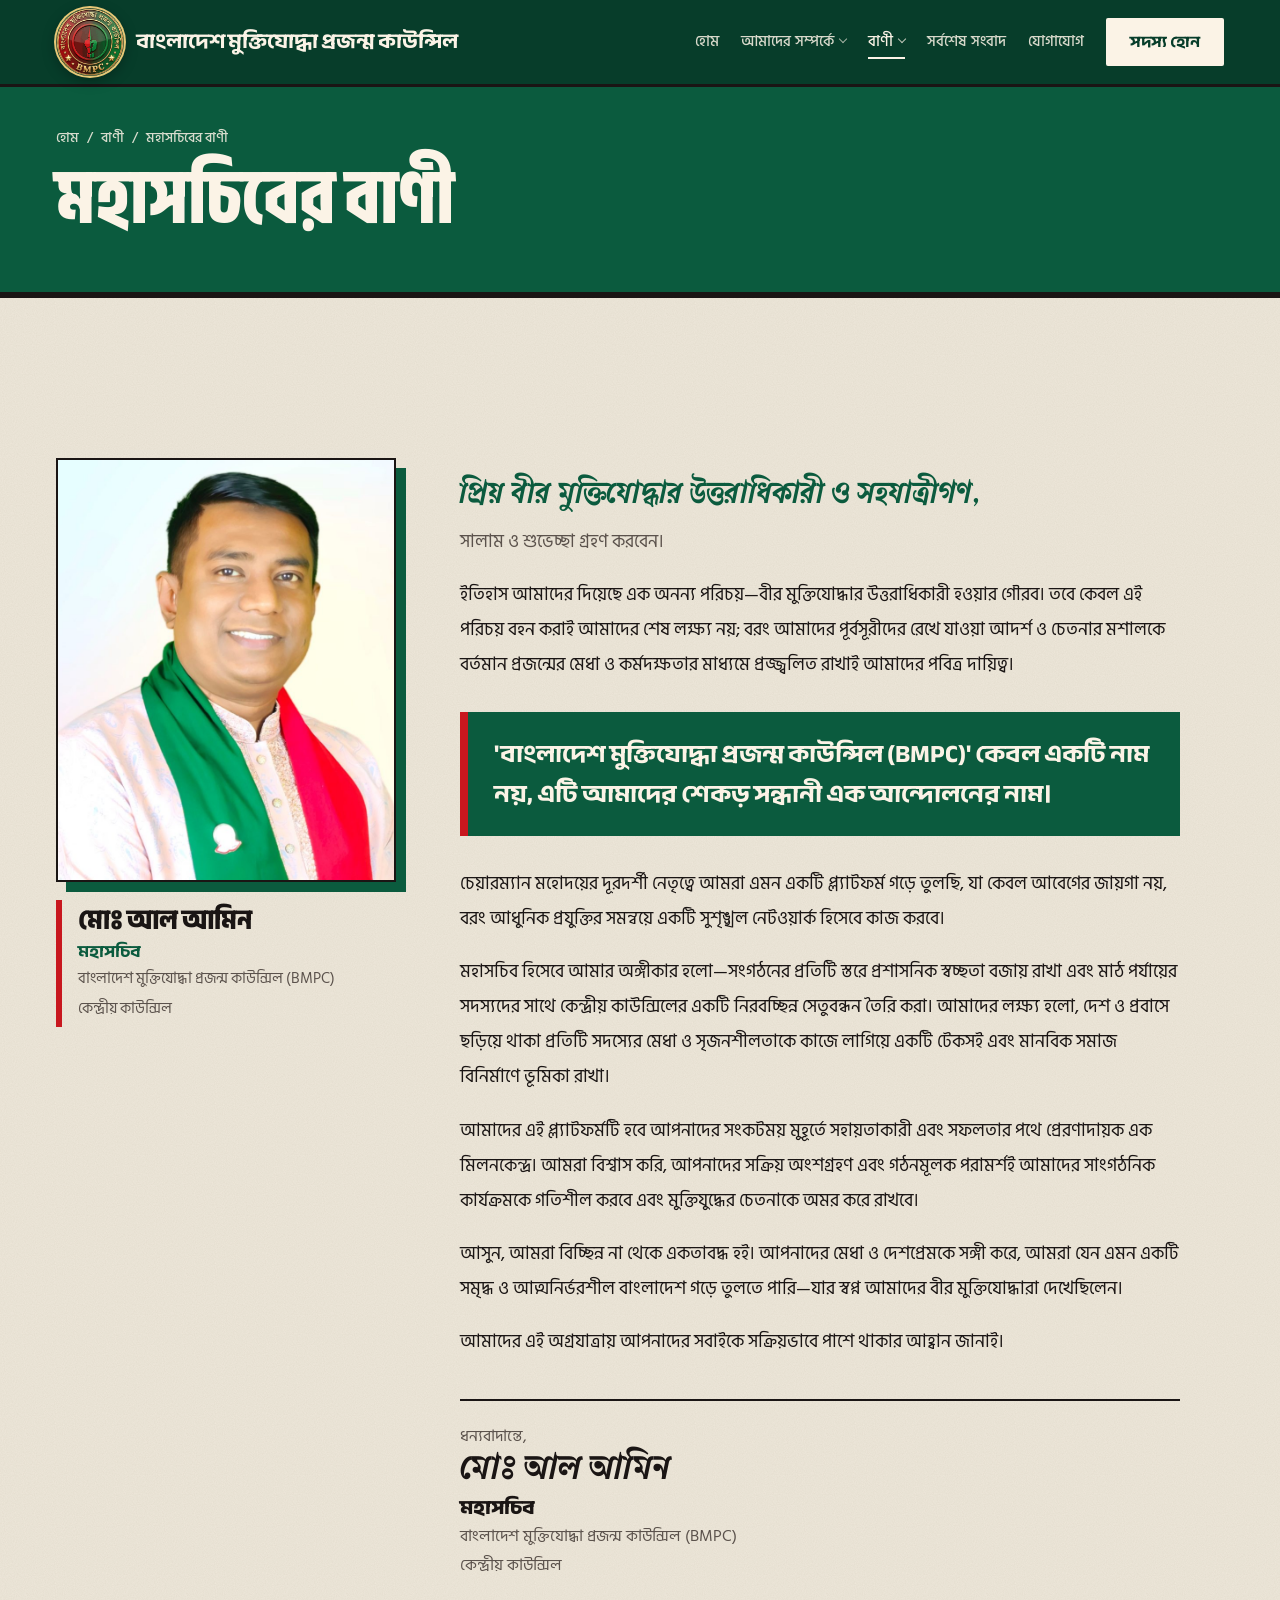
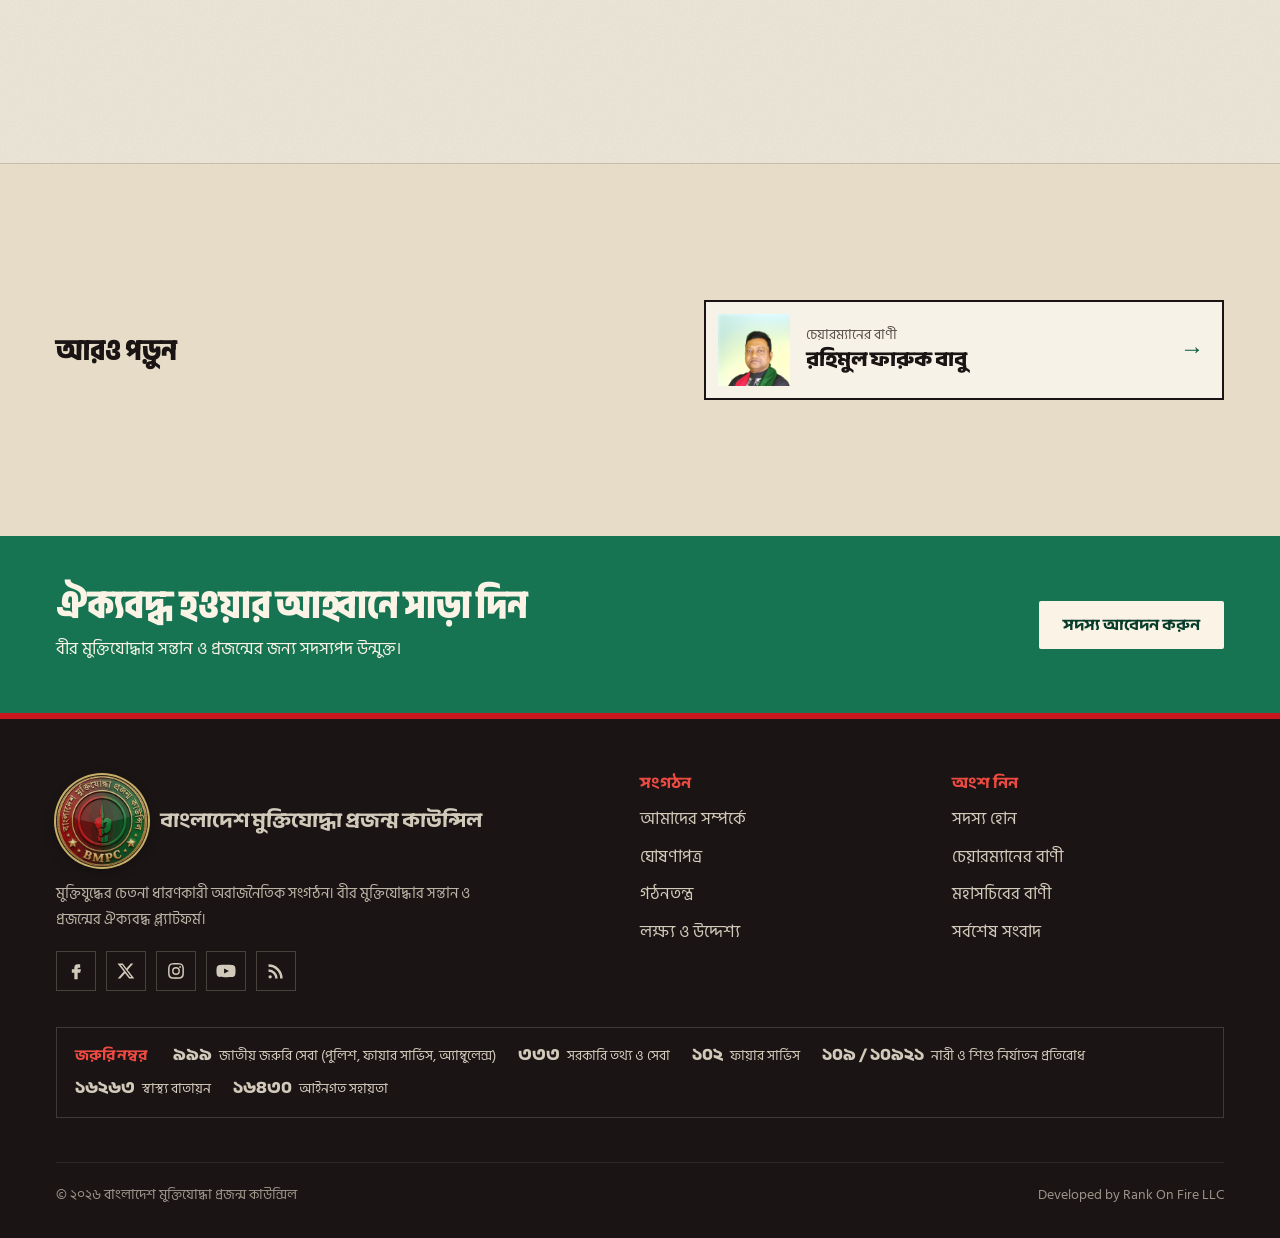
<file: design/secretary.html>
<!doctype html><html lang="bn"><head><meta charset="utf-8"><meta name="viewport" content="width=device-width,initial-scale=1,viewport-fit=cover"><title>মহাসচিবের বাণী: মোঃ আল আমিন | BMPC</title>
<meta name="claude:viewport-fit-sides" content="cover">
<meta name="description" content="বাংলাদেশ মুক্তিযোদ্ধা প্রজন্ম কাউন্সিলের মহাসচিব মোঃ আল আমিনের বাণী: প্রশাসনিক স্বচ্ছতা ও মাঠ পর্যায়ের সদস্যদের সাথে কেন্দ্রীয় কাউন্সিলের সেতুবন্ধনের অঙ্গীকার।">
<link rel="canonical" href="https://bmpc.bd/secretary-general-message/">
<meta name="theme-color" content="#073D2A">
<link rel="icon" href="img/icon-32.png" sizes="32x32" type="image/png">
<link rel="apple-touch-icon" href="img/icon-180.png">
<meta property="og:type" content="website">
<meta property="og:site_name" content="বাংলাদেশ মুক্তিযোদ্ধা প্রজন্ম কাউন্সিল">
<meta property="og:locale" content="bn_BD">
<meta property="og:title" content="মহাসচিবের বাণী: মোঃ আল আমিন | BMPC">
<meta property="og:description" content="বাংলাদেশ মুক্তিযোদ্ধা প্রজন্ম কাউন্সিলের মহাসচিব মোঃ আল আমিনের বাণী: প্রশাসনিক স্বচ্ছতা ও মাঠ পর্যায়ের সদস্যদের সাথে কেন্দ্রীয় কাউন্সিলের সেতুবন্ধনের অঙ্গীকার।">
<meta property="og:url" content="https://jamilahmed16.github.io/bmpcbd/secretary.html">
<meta property="og:image" content="https://jamilahmed16.github.io/bmpcbd/img/secretary.jpg">
<meta name="twitter:card" content="summary_large_image">
<script type="application/ld+json">{"@context": "https://schema.org", "@graph": [{"@type": "NGO", "@id": "https://bmpc.bd/#organization", "name": "বাংলাদেশ মুক্তিযোদ্ধা প্রজন্ম কাউন্সিল", "alternateName": ["BMPC", "Bangladesh Muktijoddha Projonmo Council"], "url": "https://bmpc.bd/", "logo": {"@type": "ImageObject", "url": "https://bmpc.bd/wp-content/uploads/bmpc-logo.png"}, "description": "মুক্তিযুদ্ধের চেতনা ধারণকারী বীর মুক্তিযোদ্ধার সন্তান ও প্রজন্মের অরাজনৈতিক সংগঠন।", "areaServed": {"@type": "Country", "name": "Bangladesh"}, "inLanguage": "bn-BD", "member": [{"@id": "https://bmpc.bd/#chairman"}, {"@id": "https://bmpc.bd/#secretary-general"}]}, {"@type": "WebSite", "@id": "https://bmpc.bd/#website", "url": "https://bmpc.bd/", "name": "বাংলাদেশ মুক্তিযোদ্ধা প্রজন্ম কাউন্সিল", "inLanguage": "bn-BD", "publisher": {"@id": "https://bmpc.bd/#organization"}, "potentialAction": {"@type": "SearchAction", "target": "https://bmpc.bd/?s={search_term_string}", "query-input": "required name=search_term_string"}}, {"@type": "ProfilePage", "@id": "https://bmpc.bd/secretary-general-message/#webpage", "url": "https://bmpc.bd/secretary-general-message/", "name": "মহাসচিবের বাণী: মোঃ আল আমিন | BMPC", "description": "বাংলাদেশ মুক্তিযোদ্ধা প্রজন্ম কাউন্সিলের মহাসচিব মোঃ আল আমিনের বাণী: প্রশাসনিক স্বচ্ছতা ও মাঠ পর্যায়ের সদস্যদের সাথে কেন্দ্রীয় কাউন্সিলের সেতুবন্ধনের অঙ্গীকার।", "inLanguage": "bn-BD", "isPartOf": {"@id": "https://bmpc.bd/#website"}, "about": {"@id": "https://bmpc.bd/#organization"}, "breadcrumb": {"@id": "https://bmpc.bd/secretary-general-message/#breadcrumb"}, "primaryImageOfPage": {"@type": "ImageObject", "url": "https://jamilahmed16.github.io/bmpcbd/img/secretary.jpg"}, "mainEntity": {"@id": "https://bmpc.bd/#secretary-general"}}, {"@type": "BreadcrumbList", "@id": "https://bmpc.bd/secretary-general-message/#breadcrumb", "itemListElement": [{"@type": "ListItem", "position": 1, "name": "হোম", "item": "https://bmpc.bd/"}, {"@type": "ListItem", "position": 2, "name": "মহাসচিবের বাণী", "item": "https://bmpc.bd/secretary-general-message/"}]}, {"@type": "Person", "@id": "https://bmpc.bd/#secretary-general", "name": "মোঃ আল আমিন", "jobTitle": "মহাসচিব, কেন্দ্রীয় কাউন্সিল", "worksFor": {"@id": "https://bmpc.bd/#organization"}, "image": "https://bmpc.bd/wp-content/uploads/secretary.jpg"}]}</script>
<link rel="preconnect" href="https://fonts.googleapis.com"><link rel="preconnect" href="https://fonts.gstatic.com" crossorigin><link rel="stylesheet" href="https://fonts.googleapis.com/css2?family=Anek+Bangla:wdth,wght@75..100,400..800&family=Galada&family=Hind+Siliguri:wght@400;500;600&display=swap"><link rel="stylesheet" href="site.css"><script src="motion.js" defer></script>
<style>
.phero .wrap{display:grid;gap:14px;padding-block:44px 52px}
.phero h1{font-size:clamp(40px,6vw,78px);font-weight:800;font-stretch:76%;line-height:1.05}
.phero .lede{font-size:19px;max-width:42em;opacity:.95}
.phero.with-art .wrap{grid-template-columns:minmax(0,1.4fr) minmax(0,.6fr);align-items:center}
.phero .art svg{display:block;width:100%;max-width:300px;margin-left:auto;height:auto}
@media (max-width:820px){.phero.with-art .wrap{grid-template-columns:1fr}.phero .art{display:none}}
.cta{background:#167452;color:#FBF3E6}
.cta .wrap{display:flex;flex-wrap:wrap;gap:24px;align-items:center;justify-content:space-between;padding-block:48px}
.cta h2{font-size:clamp(28px,3.4vw,40px);font-weight:800;font-stretch:80%}
.cta p{margin-top:6px}
.meta{display:flex;flex-wrap:wrap;gap:8px 14px;align-items:center;font:500 14.5px/1.3 var(--f-body);color:var(--ink-soft)}
.chip-cat{font:700 13px/1 var(--f-body);background:var(--red);color:#fff;padding:7px 10px}
.note-draft{display:inline-flex;gap:10px;align-items:center;font:600 14px/1.4 var(--f-body);background:var(--paper-2);border:1px dashed var(--ink-soft);padding:10px 14px;color:var(--ink-soft)}

.msg .wrap{display:grid;grid-template-columns:340px minmax(0,1fr);gap:64px;align-items:start;padding-block:72px 96px}
.who{position:sticky;top:calc(env(safe-area-inset-top,0px) + 96px);display:grid;gap:18px}
.who figure{margin:0;border:2px solid var(--ink);box-shadow:10px 10px 0 var(--green);background:var(--field)}
.who img{display:block;width:100%;height:auto;aspect-ratio:4/5;object-fit:cover;object-position:top}
.who .card{border-left:6px solid var(--red);padding:4px 0 4px 16px}
.who b{display:block;font:800 28px/1.15 var(--f-display);font-stretch:84%}
.who span{display:block;color:var(--ink-soft);font-size:15px;margin-top:4px}
.who .role{font:700 17px/1.2 var(--f-display);color:var(--green);margin-top:6px}
.letter{max-width:720px;min-width:0}
.letter .salute{font-family:var(--f-script);font-size:clamp(24px,2.6vw,30px);line-height:1.4;color:var(--green)}
.letter p{font-size:18px;line-height:1.95;margin-top:18px}
.letter p.greet{margin-top:6px;color:var(--ink-soft)}
.letter blockquote{margin:30px 0;padding:22px 26px;background:var(--green);color:#FBF3E6;font:700 clamp(20px,2.2vw,25px)/1.6 var(--f-display);border-left:8px solid var(--red)}
.sign{margin-top:40px;padding-top:22px;border-top:2px solid var(--ink);display:grid;gap:2px}
.sign .sig{font-family:var(--f-script);font-size:34px;color:var(--ink);line-height:1.2}
.sign b{font:800 20px/1.3 var(--f-display)}
.sign span{color:var(--ink-soft);font-size:15.5px}
@media (max-width:900px){.msg .wrap{grid-template-columns:1fr;gap:36px}.who{position:static;grid-template-columns:160px minmax(0,1fr);align-items:end}.who figure{box-shadow:6px 6px 0 var(--green)}}
@media (max-width:420px){.who{grid-template-columns:120px minmax(0,1fr)}.who b{font-size:22px}}
.other{background:var(--paper-2);border-top:1px solid var(--rule)}
.other .wrap{padding-block:48px;display:flex;flex-wrap:wrap;gap:20px;align-items:center;justify-content:space-between}
.other-h{font:800 clamp(24px,2.6vw,30px)/1.2 var(--f-display);font-stretch:82%;margin:0}
.other a.card2{display:grid;grid-template-columns:72px minmax(0,1fr) auto;gap:16px;align-items:center;text-decoration:none;border:2px solid var(--ink);background:var(--field);padding:12px 18px 12px 12px;min-width:0;max-width:520px;width:100%}
.other a.card2:hover{box-shadow:6px 6px 0 var(--green)}
.other img{width:72px;height:72px;object-fit:cover;object-position:top}
.other small{display:block;color:var(--ink-soft);font-size:13.5px}
.other strong{font:800 21px/1.2 var(--f-display)}
.other .arr{font:800 24px/1 var(--f-display);color:var(--green)}
</style>
</head><body><header class="top"><div class="wrap">
<a class="brand" href="index.html" aria-label="বাংলাদেশ মুক্তিযোদ্ধা প্রজন্ম কাউন্সিল, হোম"><img class="logo" src="img/logo.png" width="68" height="68" alt=""><span><b>বাংলাদেশ মুক্তিযোদ্ধা প্রজন্ম কাউন্সিল</b></span></a>
<nav class="nav" aria-label="প্রধান মেনু"><a href="index.html">হোম</a><div class="dd"><button type="button" class="dd-btn" aria-haspopup="true">আমাদের সম্পর্কে<span class="chev" aria-hidden="true"></span></button><div class="dd-menu"><a href="about.html">পরিচিতি ও নীতিমালা</a><a href="manifesto.html">ঘোষণাপত্র</a><a href="constitution.html">গঠনতন্ত্র</a><a href="objectives.html">লক্ষ্য ও উদ্দেশ্য</a></div></div><div class="dd"><button type="button" class="dd-btn" aria-current="page" aria-haspopup="true">বাণী<span class="chev" aria-hidden="true"></span></button><div class="dd-menu"><a href="chairman.html">চেয়ারম্যানের বাণী</a><a href="secretary.html">মহাসচিবের বাণী</a></div></div><a href="news.html">সর্বশেষ সংবাদ</a><a href="#footer">যোগাযোগ</a></nav>
<a class="btn btn-paper" href="join.html">সদস্য হোন</a>
<details class="menu"><summary>মেনু</summary><nav class="drop" aria-label="মোবাইল মেনু"><a href="index.html">হোম</a><span class="drop-h">আমাদের সম্পর্কে</span><a class="sub" href="about.html">পরিচিতি ও নীতিমালা</a><a class="sub" href="manifesto.html">ঘোষণাপত্র</a><a class="sub" href="constitution.html">গঠনতন্ত্র</a><a class="sub" href="objectives.html">লক্ষ্য ও উদ্দেশ্য</a><span class="drop-h">বাণী</span><a class="sub" href="chairman.html">চেয়ারম্যানের বাণী</a><a class="sub" href="secretary.html">মহাসচিবের বাণী</a><a href="news.html">সর্বশেষ সংবাদ</a><a href="#footer">যোগাযোগ</a><a href="join.html">সদস্য হোন</a></nav></details>
</div></header><main><section class="hero phero"><div class="wrap"><div style="display:grid;gap:14px"><nav class="crumbs" aria-label="অবস্থান"><a href="index.html">হোম</a><span aria-hidden="true">/</span><span>বাণী</span><span aria-hidden="true">/</span><span>মহাসচিবের বাণী</span></nav><h1>মহাসচিবের বাণী</h1></div></div></section>
<section class="msg"><div class="wrap">
 <div class="who"><figure><img src="img/secretary.jpg" alt="মোঃ আল আমিন, মহাসচিব" width="480" height="600"></figure>
  <div class="card"><b>মোঃ আল আমিন</b><p class="role">মহাসচিব</p><span>বাংলাদেশ মুক্তিযোদ্ধা প্রজন্ম কাউন্সিল (BMPC)</span><span>কেন্দ্রীয় কাউন্সিল</span></div></div>
 <article class="letter"><p class="salute">প্রিয় বীর মুক্তিযোদ্ধার উত্তরাধিকারী ও সহযাত্রীগণ,</p><p class="greet">সালাম ও শুভেচ্ছা গ্রহণ করবেন।</p><p>ইতিহাস আমাদের দিয়েছে এক অনন্য পরিচয়—বীর মুক্তিযোদ্ধার উত্তরাধিকারী হওয়ার গৌরব। তবে কেবল এই পরিচয় বহন করাই আমাদের শেষ লক্ষ্য নয়; বরং আমাদের পূর্বসূরীদের রেখে যাওয়া আদর্শ ও চেতনার মশালকে বর্তমান প্রজন্মের মেধা ও কর্মদক্ষতার মাধ্যমে প্রজ্জ্বলিত রাখাই আমাদের পবিত্র দায়িত্ব।</p><blockquote>'বাংলাদেশ মুক্তিযোদ্ধা প্রজন্ম কাউন্সিল (BMPC)' কেবল একটি নাম নয়, এটি আমাদের শেকড় সন্ধানী এক আন্দোলনের নাম।</blockquote><p>চেয়ারম্যান মহোদয়ের দূরদর্শী নেতৃত্বে আমরা এমন একটি প্ল্যাটফর্ম গড়ে তুলছি, যা কেবল আবেগের জায়গা নয়, বরং আধুনিক প্রযুক্তির সমন্বয়ে একটি সুশৃঙ্খল নেটওয়ার্ক হিসেবে কাজ করবে।</p><p>মহাসচিব হিসেবে আমার অঙ্গীকার হলো—সংগঠনের প্রতিটি স্তরে প্রশাসনিক স্বচ্ছতা বজায় রাখা এবং মাঠ পর্যায়ের সদস্যদের সাথে কেন্দ্রীয় কাউন্সিলের একটি নিরবচ্ছিন্ন সেতুবন্ধন তৈরি করা। আমাদের লক্ষ্য হলো, দেশ ও প্রবাসে ছড়িয়ে থাকা প্রতিটি সদস্যের মেধা ও সৃজনশীলতাকে কাজে লাগিয়ে একটি টেকসই এবং মানবিক সমাজ বিনির্মাণে ভূমিকা রাখা।</p><p>আমাদের এই প্ল্যাটফর্মটি হবে আপনাদের সংকটময় মুহূর্তে সহায়তাকারী এবং সফলতার পথে প্রেরণাদায়ক এক মিলনকেন্দ্র। আমরা বিশ্বাস করি, আপনাদের সক্রিয় অংশগ্রহণ এবং গঠনমূলক পরামর্শই আমাদের সাংগঠনিক কার্যক্রমকে গতিশীল করবে এবং মুক্তিযুদ্ধের চেতনাকে অমর করে রাখবে।</p><p>আসুন, আমরা বিচ্ছিন্ন না থেকে একতাবদ্ধ হই। আপনাদের মেধা ও দেশপ্রেমকে সঙ্গী করে, আমরা যেন এমন একটি সমৃদ্ধ ও আত্মনির্ভরশীল বাংলাদেশ গড়ে তুলতে পারি—যার স্বপ্ন আমাদের বীর মুক্তিযোদ্ধারা দেখেছিলেন।</p><p>আমাদের এই অগ্রযাত্রায় আপনাদের সবাইকে সক্রিয়ভাবে পাশে থাকার আহ্বান জানাই।</p>
  <div class="sign"><span>ধন্যবাদান্তে,</span><span class="sig">মোঃ আল আমিন</span><b>মহাসচিব</b><span>বাংলাদেশ মুক্তিযোদ্ধা প্রজন্ম কাউন্সিল (BMPC)</span><span>কেন্দ্রীয় কাউন্সিল</span></div>
 </article>
</div></section>
<section class="other"><div class="wrap"><div><h2 class="other-h">আরও পড়ুন</h2></div>
 <a class="card2" href="chairman.html"><img src="img/chairman.jpg" alt=""><span><small>চেয়ারম্যানের বাণী</small><strong>রহিমুল ফারুক বাবু</strong></span><span class="arr" aria-hidden="true">→</span></a></div></section><section class="cta" style="padding-block:0"><div class="wrap"><div><h2>ঐক্যবদ্ধ হওয়ার আহ্বানে সাড়া দিন</h2><p>বীর মুক্তিযোদ্ধার সন্তান ও প্রজন্মের জন্য সদস্যপদ উন্মুক্ত।</p></div><a class="btn btn-paper" href="join.html">সদস্য আবেদন করুন</a></div></section></main><footer id="footer"><div class="wrap"><div class="cols">
<div><a class="brand" href="index.html"><img class="logo" src="img/logo.png" width="68" height="68" alt=""><span><b>বাংলাদেশ মুক্তিযোদ্ধা প্রজন্ম কাউন্সিল</b></span></a>
<p class="about-f">মুক্তিযুদ্ধের চেতনা ধারণকারী অরাজনৈতিক সংগঠন। বীর মুক্তিযোদ্ধার সন্তান ও প্রজন্মের ঐক্যবদ্ধ প্ল্যাটফর্ম।</p><div class="social" aria-label="সামাজিক যোগাযোগ"><a href="#" aria-label="Facebook"><svg viewBox="0 0 24 24" width="20" height="20"><path fill="currentColor" d="M14 8h3V4h-3c-2.8 0-4 1.7-4 4.2V10H7v4h3v8h4v-8h3l1-4h-4V8.6c0-.4.3-.6.6-.6z"/></svg></a><a href="#" aria-label="X"><svg viewBox="0 0 24 24" width="20" height="20"><path fill="currentColor" d="M17.7 3h3.1l-6.8 7.8L22 21h-6.3l-4.9-6.4L5.2 21H2.1l7.3-8.3L1.8 3h6.4l4.4 5.9zm-1.1 16.2h1.7L7.5 4.7H5.7z"/></svg></a><a href="#" aria-label="Instagram"><svg viewBox="0 0 24 24" width="20" height="20"><path fill="currentColor" d="M12 7.3A4.7 4.7 0 1 0 12 16.7 4.7 4.7 0 0 0 12 7.3zm0 7.7a3 3 0 1 1 0-6 3 3 0 0 1 0 6zm4.9-8.9a1.1 1.1 0 1 1 0 2.2 1.1 1.1 0 0 1 0-2.2zM12 2.5c-2.6 0-2.9 0-3.9.1C4.6 2.7 2.7 4.6 2.6 8.1c-.1 1-.1 1.3-.1 3.9s0 2.9.1 3.9c.1 3.5 2 5.4 5.5 5.5 1 .1 1.3.1 3.9.1s2.9 0 3.9-.1c3.5-.1 5.4-2 5.5-5.5.1-1 .1-1.3.1-3.9s0-2.9-.1-3.9c-.1-3.5-2-5.4-5.5-5.5-1-.1-1.3-.1-3.9-.1zm0 1.7c2.5 0 2.8 0 3.8.1 2.5.1 3.7 1.3 3.8 3.8.1 1 .1 1.3.1 3.8s0 2.8-.1 3.8c-.1 2.5-1.3 3.7-3.8 3.8-1 .1-1.3.1-3.8.1s-2.8 0-3.8-.1c-2.5-.1-3.7-1.3-3.8-3.8-.1-1-.1-1.3-.1-3.8s0-2.8.1-3.8C4.5 5.6 5.7 4.4 8.2 4.3c1-.1 1.3-.1 3.8-.1z"/></svg></a><a href="https://www.youtube.com/channel/UC3pXvRvIoVYgEGwdkNx3Gfw" aria-label="YouTube" rel="noopener" target="_blank"><svg viewBox="0 0 24 24" width="20" height="20"><path fill="currentColor" d="M23 7.2a3 3 0 0 0-2.1-2.1C19 4.6 12 4.6 12 4.6s-7 0-8.9.5A3 3 0 0 0 1 7.2 31 31 0 0 0 .5 12a31 31 0 0 0 .5 4.8 3 3 0 0 0 2.1 2.1c1.9.5 8.9.5 8.9.5s7 0 8.9-.5a3 3 0 0 0 2.1-2.1 31 31 0 0 0 .5-4.8 31 31 0 0 0-.5-4.8zM9.7 15V9l5.8 3z"/></svg></a><a href="news.html" aria-label="সংবাদ (RSS)"><svg viewBox="0 0 24 24" width="20" height="20"><path fill="currentColor" d="M5 17a2 2 0 1 1 0 4 2 2 0 0 1 0-4zM3 10v3a8 8 0 0 1 8 8h3A11 11 0 0 0 3 10zm0-6v3a14 14 0 0 1 14 14h3A17 17 0 0 0 3 4z"/></svg></a></div></div>
<div><h2 class="fh">সংগঠন</h2><ul><li><a href="about.html">আমাদের সম্পর্কে</a></li><li><a href="manifesto.html">ঘোষণাপত্র</a></li><li><a href="constitution.html">গঠনতন্ত্র</a></li><li><a href="objectives.html">লক্ষ্য ও উদ্দেশ্য</a></li></ul></div>
<div><h2 class="fh">অংশ নিন</h2><ul><li><a href="join.html">সদস্য হোন</a></li><li><a href="chairman.html">চেয়ারম্যানের বাণী</a></li><li><a href="secretary.html">মহাসচিবের বাণী</a></li><li><a href="news.html">সর্বশেষ সংবাদ</a></li></ul></div>
</div><div class="emergency" aria-label="জরুরি হটলাইন"><b>জরুরি নম্বর</b><span><strong>৯৯৯</strong> জাতীয় জরুরি সেবা (পুলিশ, ফায়ার সার্ভিস, অ্যাম্বুলেন্স)</span><span><strong>৩৩৩</strong> সরকারি তথ্য ও সেবা</span><span><strong>১০২</strong> ফায়ার সার্ভিস</span><span><strong>১০৯ / ১০৯২১</strong> নারী ও শিশু নির্যাতন প্রতিরোধ</span><span><strong>১৬২৬৩</strong> স্বাস্থ্য বাতায়ন</span><span><strong>১৬৪৩০</strong> আইনগত সহায়তা</span></div><div class="legal"><span>© ২০২৬ বাংলাদেশ মুক্তিযোদ্ধা প্রজন্ম কাউন্সিল</span><span>Developed by Rank On Fire LLC</span></div></div></footer></body></html>
</file>
<file: design/site.css>
/* BMPC design system — 1971 resistance poster: two inks (flag red dominant, green second) on newsprint */
:root{
  --paper:#EFE8DA; --paper-2:#E6DCC7; --ink:#1A1514; --ink-soft:#5B524C;
  --red:#C8171E; --red-deep:#8F0F14; --sun:#E8362E; --crowd-2:#6B0B10;
  --green:#0B5B3E; --green-deep:#073D2A; --green-mid:#167452;
  --on-red:#FBF3E6; --carve:#F3E9D8; --band:#C8171E;
  --rule:rgba(26,21,20,.16); --field:#F7F2E8;
  --f-display:"Anek Bangla","Noto Sans Bengali","Hind Siliguri",sans-serif;
  --f-script:"Galada","Anek Bangla",cursive;
  --f-body:"Hind Siliguri","Noto Sans Bengali",system-ui,sans-serif;
}
@media (prefers-color-scheme:dark){:root:not([data-theme="light"]){
  --paper:#17100E;--paper-2:#21160F;--ink:#F1E9DB;--ink-soft:#B9AEA2;--field:#1E1512;
  --green:#127A54;--green-deep:#0A2E20;--green-mid:#1C8C63;--rule:rgba(241,233,219,.16);color-scheme:dark}}
:root[data-theme="dark"]{
  --paper:#17100E;--paper-2:#21160F;--ink:#F1E9DB;--ink-soft:#B9AEA2;--field:#1E1512;
  --green:#127A54;--green-deep:#0A2E20;--green-mid:#1C8C63;--rule:rgba(241,233,219,.16);color-scheme:dark}
/* poster areas keep print-ink colours in both themes */
.poster{--burst:#073D2A;--crowd-1:#073D2A;--crowd-2:#03241A;--cut:#0B5B3E;--field-1:#167452;--ink:#1A1514;--paper:#EFE8DA;--carve:#F3E9D8}

*{box-sizing:border-box}
html{scroll-behavior:smooth}
body{margin:0;background:var(--paper);color:var(--ink);font:400 17px/1.75 var(--f-body);
  background-image:url("data:image/svg+xml,%3Csvg xmlns='http://www.w3.org/2000/svg' width='160' height='160'%3E%3Cfilter id='n'%3E%3CfeTurbulence type='fractalNoise' baseFrequency='.9' numOctaves='2' stitchTiles='stitch'/%3E%3CfeColorMatrix values='0 0 0 0 0 0 0 0 0 0 0 0 0 0 0 0 0 0 .05 0'/%3E%3C/filter%3E%3Crect width='100%25' height='100%25' filter='url(%23n)'/%3E%3C/svg%3E")}
.wrap{max-width:1200px;margin:0 auto;padding-left:max(16px,env(safe-area-inset-left,0px));padding-right:max(16px,env(safe-area-inset-right,0px))}
a{color:inherit}
:focus-visible{outline:3px solid var(--sun);outline-offset:3px}
h1,h2,h3,h4{font-family:var(--f-display);line-height:1.12;text-wrap:balance;margin:0}
p{margin:0}
img,svg{max-width:100%}
[hidden]{display:none!important}
.script{font-family:var(--f-script);font-size:26px;line-height:1.1;color:var(--red)}
section{padding-block:88px}
.sec-head{display:grid;gap:10px;margin-bottom:44px;max-width:780px}
.sec-head h2{font-size:clamp(32px,4.4vw,54px);font-weight:800;font-stretch:80%}

/* header */
body::before{content:"";position:fixed;inset:0 0 auto;height:env(safe-area-inset-top,0px);z-index:20;background:var(--green-deep)}
.top{position:sticky;top:env(safe-area-inset-top,0px);z-index:19;background:var(--green-deep);color:var(--on-red);border-bottom:3px solid var(--ink)}
.top .wrap{display:flex;align-items:center;gap:22px;padding-block:11px}
.brand{display:flex;align-items:center;gap:12px;text-decoration:none;margin-right:auto;min-width:0}
.brand svg,.brand .logo{flex:none}
.brand .logo{width:68px;height:68px;border-radius:50%;background:transparent;padding:0;box-shadow:0 0 0 2px #E7C978,0 4px 14px rgba(0,0,0,.35)}
.top .wrap{padding-block:8px}
footer .brand .logo{width:92px;height:92px}
@media (max-width:540px){.brand .logo{width:54px;height:54px;padding:0}}
.brand b{font:700 21px/1.15 var(--f-display);display:block}
.brand small{font:500 12px/1.2 var(--f-body);opacity:.78}
.nav{display:flex;gap:22px;font:500 15px/1 var(--f-body)}
.nav{align-items:center}
.nav>a,.dd-btn{text-decoration:none;opacity:.86;padding-block:8px;border-bottom:2px solid transparent;font:inherit;color:inherit;background:none;border-top:0;border-left:0;border-right:0;cursor:pointer;display:inline-flex;gap:6px;align-items:center}
.nav>a:hover,.nav>a[aria-current="page"],.dd-btn:hover,.dd-btn[aria-current="page"],.dd:focus-within .dd-btn{opacity:1;border-bottom-color:var(--on-red)}
.dd-btn{padding-inline:0}
/* Drawn chevron (not a text glyph): same stroke in the design and the WordPress menu */
.chev,.nav .bmpc-menu>li.menu-item-has-children>a::after{content:"";width:6px;height:6px;border-right:1.5px solid currentColor;border-bottom:1.5px solid currentColor;transform:translateY(-2px) rotate(45deg);opacity:.75;transition:transform .2s ease-out}
.dd:hover .chev,.dd:focus-within .chev,.nav .bmpc-menu>li.menu-item-has-children:hover>a::after,.nav .bmpc-menu>li.menu-item-has-children:focus-within>a::after{transform:translateY(1px) rotate(225deg)}
@media (prefers-reduced-motion:reduce){.chev,.nav .bmpc-menu>li>a::after{transition:none}}
.dd{position:relative}
.dd-menu{position:absolute;top:100%;left:-14px;min-width:220px;background:var(--green-deep);border:2px solid #1A1514;box-shadow:6px 6px 0 #1A1514;padding:8px 0;display:none;z-index:30}
.dd:hover .dd-menu,.dd:focus-within .dd-menu{display:grid}
.dd-menu a{padding:10px 16px;text-decoration:none;white-space:nowrap}
.dd-menu a:hover,.dd-menu a:focus-visible{background:rgba(251,243,230,.12)}
.btn{display:inline-flex;align-items:center;justify-content:center;gap:8px;font:700 16px/1 var(--f-display);text-decoration:none;
  padding:14px 22px;border:2px solid currentColor;border-radius:2px;white-space:nowrap;cursor:pointer;background:none;color:inherit}
.btn-paper{background:var(--on-red);border-color:var(--on-red);color:var(--green-deep)}
.btn-paper:hover{background:transparent;color:var(--on-red)}
.btn-red{background:var(--red);border-color:var(--red);color:#fff}
.btn-red:hover{background:var(--red-deep);border-color:var(--red-deep)}
.btn-green{background:var(--green);border-color:var(--green);color:#fff}
.btn-green:hover{background:var(--green-deep);border-color:var(--green-deep)}
.btn-ghost:hover{background:var(--on-red);color:var(--green-deep)}
.menu{display:none;position:static}
.menu summary{list-style:none;cursor:pointer;padding:9px 12px;border:1.5px solid rgba(251,243,230,.5);font:600 15px/1 var(--f-body)}
.menu summary::-webkit-details-marker{display:none}
.drop{position:absolute;left:0;right:0;top:100%;background:var(--green-deep);border-bottom:3px solid var(--ink);display:grid;gap:2px;
  padding:6px max(16px,env(safe-area-inset-right,0px)) 18px max(16px,env(safe-area-inset-left,0px))}
.drop a{padding:12px 0;border-bottom:1px solid rgba(251,243,230,.15);text-decoration:none}
.drop a.sub{padding-left:16px}
.drop-h{font:600 12.5px/1 var(--f-body);letter-spacing:.06em;opacity:.6;padding:14px 0 4px}
@media (max-width:1060px){.nav{display:none}.menu{display:block}}
.drop{max-height:calc(100vh - 80px);overflow:auto}
@media (max-width:540px){.top .btn{display:none}.brand small{display:none}.brand b{font-size:16px;line-height:1.25}}
@media (min-width:1061px) and (max-width:1240px){.brand b{font-size:18px}}

/* poster hero, shared */
.hero{background:#0B5B3E;color:var(--on-red);border-bottom:6px solid var(--ink);overflow:hidden;padding-block:0;position:relative}
.eyebrow{display:inline-flex;gap:10px;align-items:center;font:600 14px/1 var(--f-body);letter-spacing:.06em}
.eyebrow::before{content:"";width:30px;height:3px;background:var(--on-red)}
.crumbs{font:500 14px/1 var(--f-body);opacity:.85;display:flex;gap:8px}
.crumbs a{text-decoration:none}.crumbs a:hover{text-decoration:underline}

/* ink ribbon */
.ribbon{background:#1A1514;color:#F3E9D8}
.ribbon .wrap{display:grid;grid-template-columns:repeat(4,minmax(0,1fr));padding-block:22px}
.ribbon .wrap>div{padding:6px 20px;border-left:1px solid rgba(243,233,216,.2)}
.ribbon .wrap>div:first-child{border-left:0;padding-left:0}
.ribbon b{display:block;font:800 30px/1.1 var(--f-display);font-stretch:80%}
.ribbon b.r{color:var(--sun)}
.ribbon span{font-size:14px;opacity:.75}
@media (max-width:760px){.ribbon .wrap{grid-template-columns:repeat(2,minmax(0,1fr));row-gap:16px}.ribbon .wrap>div:nth-child(3){border-left:0;padding-left:0}}

/* footer */
footer{background:#1A1514;color:#F3E9D8;padding-block:56px 30px;border-top:6px solid var(--red)}
footer .cols{display:grid;grid-template-columns:minmax(0,2fr) repeat(2,minmax(0,1fr));gap:40px}
footer h2.fh{font:700 16px/1 var(--f-display);margin:0 0 14px;color:#ED4A42}
footer ul{list-style:none;margin:0;padding:0;display:grid;gap:8px}
footer a{text-decoration:none;opacity:.85}footer a:hover{opacity:1;text-decoration:underline}
footer .about-f{font-size:15px;opacity:.75;max-width:30em;margin-top:14px}
footer .social{display:flex;gap:10px;margin-top:18px}
footer .social a{width:40px;height:40px;display:grid;place-items:center;border:1px solid rgba(243,233,216,.25);opacity:.85}
footer .social a:hover{background:#0B5B3E;opacity:1;text-decoration:none}
footer .emergency{margin-top:36px;padding:16px 18px;border:1px solid rgba(243,233,216,.18);display:flex;flex-wrap:wrap;gap:8px 22px;align-items:baseline;font-size:14px}
footer .emergency b{font:700 15px/1 var(--f-display);color:#ED4A42;margin-right:4px}
footer .emergency span{opacity:.85}
footer .emergency strong{font:800 17px/1 var(--f-display);color:#F3E9D8;margin-right:4px}
footer .legal{margin-top:44px;padding-top:20px;border-top:1px solid rgba(243,233,216,.14);font-size:14px;opacity:.6;display:flex;flex-wrap:wrap;gap:8px 24px;justify-content:space-between}
@media (max-width:760px){footer .cols{grid-template-columns:1fr 1fr}footer .cols>div:first-child{grid-column:1/-1}}

@media (prefers-reduced-motion:no-preference){
  .sunrise{animation:rise 1.8s cubic-bezier(.2,.7,.2,1) both;transform-box:fill-box;transform-origin:center}
  @keyframes rise{from{transform:translateY(36px)}to{transform:none}}
}
@media (prefers-reduced-motion:reduce){html{scroll-behavior:auto}}

/* large screens: wider grid and slightly larger type */
@media (min-width:1600px){.wrap{max-width:1360px}body{font-size:18px}}
@media (min-width:2200px){.wrap{max-width:1560px}body{font-size:19px}}
/* tap targets on touch screens */
@media (pointer:coarse){.footer a,footer li a{display:inline-block;padding-block:6px}.crumbs a{display:inline-block;padding:6px 2px;margin-inline:-2px;min-width:24px;text-align:center}}

/* ---------- scroll motion (see motion.js) ---------- */
.scroll-bar{position:fixed;left:0;right:0;top:env(safe-area-inset-top,0px);height:4px;background:linear-gradient(90deg,#E8362E,#FFD35C);transform:scaleX(0);transform-origin:0 50%;z-index:40;pointer-events:none}
.top{transition:box-shadow .3s}
.top .wrap{transition:padding .3s}
.brand .logo{transition:width .3s,height .3s}
.top.is-compact{box-shadow:0 6px 24px rgba(0,0,0,.28)}
.top.is-compact .wrap{padding-block:4px}
.top.is-compact .brand .logo{width:52px;height:52px}
@media (max-width:540px){.top.is-compact .brand .logo{width:44px;height:44px}}
.rv{opacity:0;transform:translateY(34px) scale(.985);transition:opacity .7s cubic-bezier(.2,.7,.2,1),transform .8s cubic-bezier(.2,.7,.2,1)}
.rv.rv-in{opacity:1;transform:none}
.goals li.rv,.mission li.rv,.long-list li.rv{transform:translateX(-28px)}
.goals li.rv.rv-in,.mission li.rv.rv-in,.long-list li.rv.rv-in{transform:none}
.goals li .n,.mission .n,.pledge .n{transition:color .4s}
.rv-in .n{animation:numPop .6s .15s both}
@keyframes numPop{0%{transform:scale(.6)}60%{transform:scale(1.12)}100%{transform:none}}
.pl-burst{transform-box:view-box;transform-origin:360px 330px}
.pl-burst,.pl-sun,.pl-crowd1,.pl-crowd2,.pl-mon,.pl-birds{will-change:transform}
.flagcloth{transform-box:fill-box;transform-origin:0 50%;animation:wave 3.6s ease-in-out infinite}
@keyframes wave{0%,100%{transform:skewY(0) scaleX(1)}50%{transform:skewY(-3deg) scaleX(.96)}}
.goals::before,.short::before{background:repeating-conic-gradient(from var(--rot,0deg) at 100% 0%,rgba(0,0,0,.16) 0 4deg,transparent 4deg 8deg)!important}
.slogan::before{background:repeating-conic-gradient(from var(--rot,0deg) at 50% 120%,rgba(0,0,0,.2) 0 4deg,transparent 4deg 8deg)!important}
.plan,.lcard,.rule,.card,.ngrid a.story,.nstory,.day svg{transition:transform .35s cubic-bezier(.2,.7,.2,1),box-shadow .35s}
.plan:hover,.lcard:hover,.rule:hover,.card:hover,.nstory:hover{transform:translate(-4px,-4px)}
.plan:hover,.lcard:hover{box-shadow:12px 12px 0 var(--green)}
.day:hover svg{transform:translateY(-6px) rotate(-1deg)}
@media (prefers-reduced-motion:no-preference){
  .hero h1,.phero h1{animation:heroIn .9s cubic-bezier(.2,.7,.2,1) both}
  .hero .lede,.cta-row,.jump{animation:heroIn .9s .15s cubic-bezier(.2,.7,.2,1) both}
  @keyframes heroIn{from{transform:translateY(22px)}to{transform:none}}
}
@media (prefers-reduced-motion:reduce){.flagcloth{animation:none}.scroll-bar{display:none}.rv{opacity:1!important;transform:none!important}}
</file>
